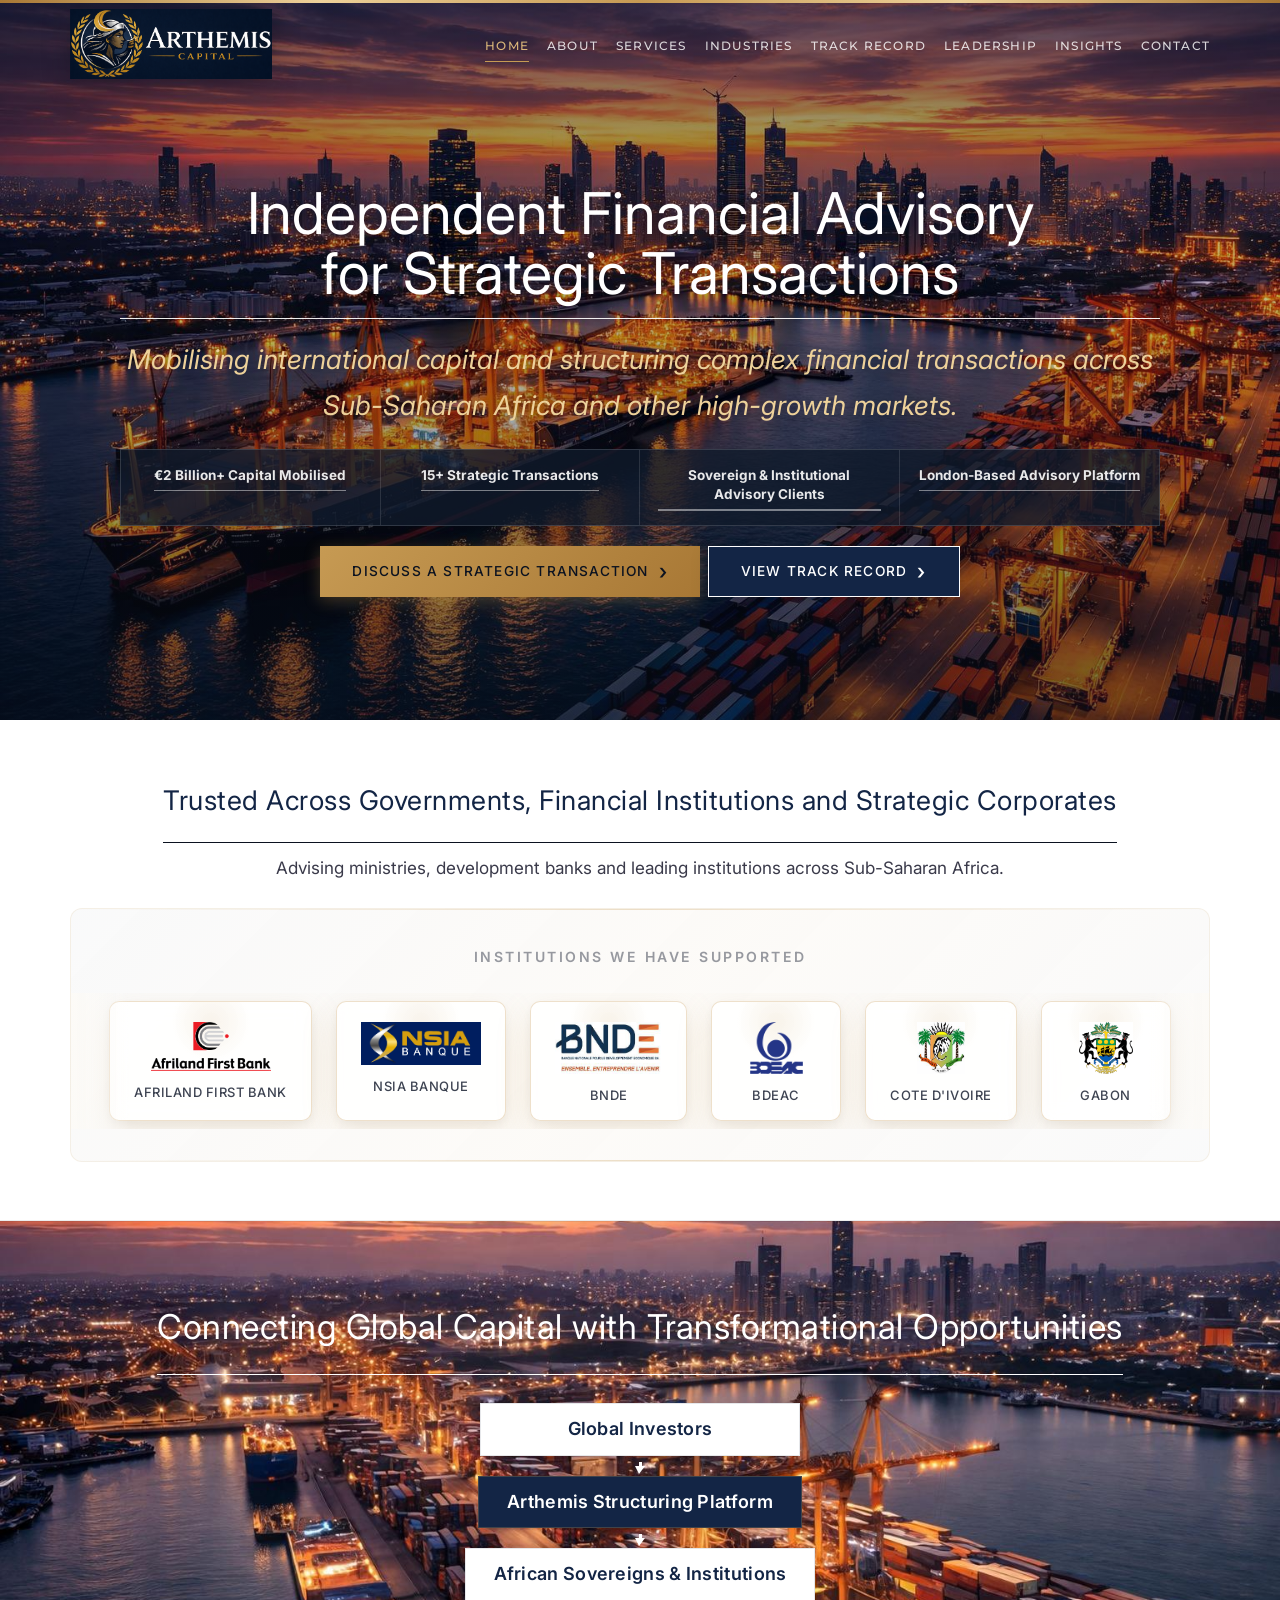
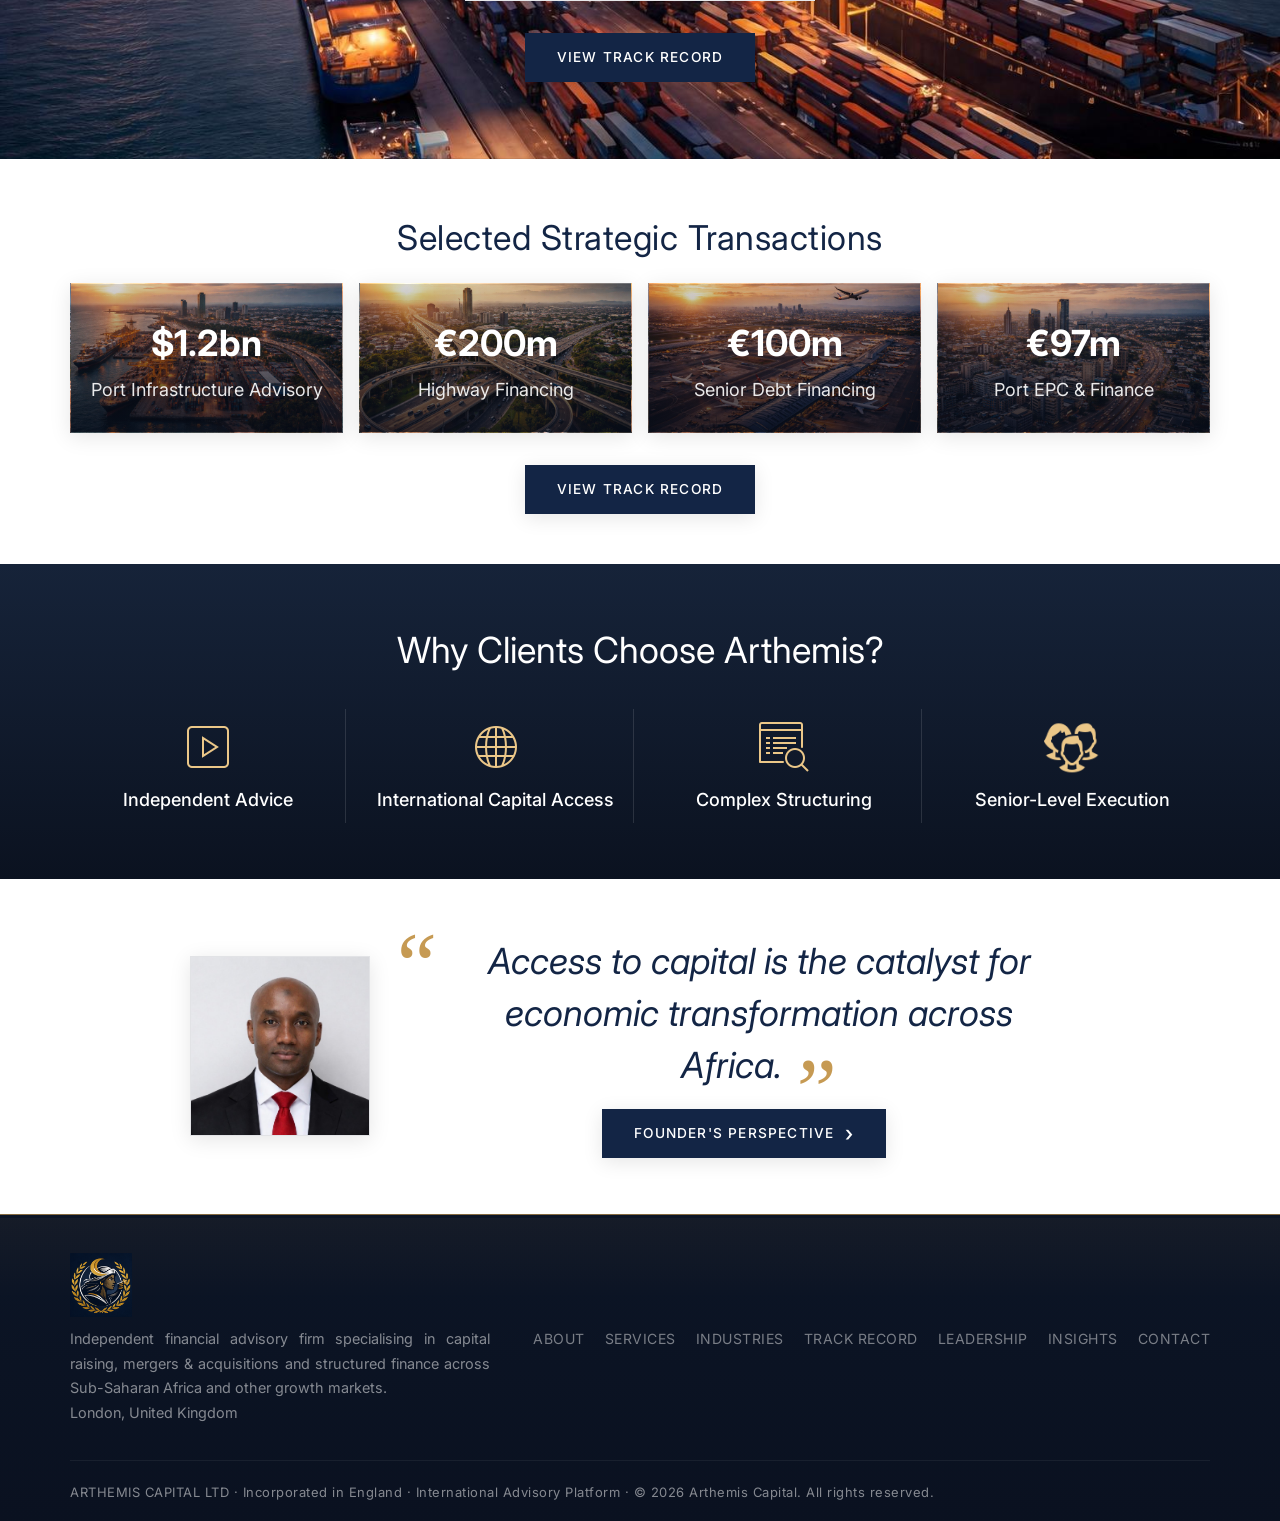
<file: docs/index.html>
<!DOCTYPE html>
<html lang="en">

<head>
  <meta charset="UTF-8">
  <meta name="viewport" content="width=device-width, initial-scale=1.0">
  <link rel="icon" href="./images/news/ICONEARTHEMISVF.png" type="image/x-icon">
  <title>Arthemis Capital - Independent Financial Advisory</title>
  <meta name="description"
    content="Arthemis Capital is a London-based financial advisory firm specialising in capital raising, mergers and acquisitions, and structured finance across Sub-Saharan Africa and other growth markets.">
  <link rel="preconnect" href="https://fonts.googleapis.com">
  <link rel="preconnect" href="https://fonts.gstatic.com" crossorigin>
  <link
    href="https://fonts.googleapis.com/css2?family=Inter:wght@300;400;500;600;700&family=Montserrat:wght@300;400;500;600;700&family=Playfair+Display:ital,wght@0,400;0,700;1,400&display=swap"
    rel="stylesheet">
  <link rel="stylesheet" href="css/global.css">
  <link rel="stylesheet" href="css/home.css">
</head>

<body>
  <div class="gold-bar-top"></div>

  <header class="site-header">
    <div class="header-inner">
      <a href="index.html" class="logo" aria-label="Arthemis Capital home">
        <img src="./images/news/LOGO ARTHEMISVF.png" alt="Arthemis Capital logo">
      </a>
      <nav class="main-nav" id="mainNav">
        <ul>
          <li><a href="index.html" class="active">Home</a></li>
          <li><a href="about.html">About</a></li>
          <li><a href="services.html">Services</a></li>
          <li><a href="industries.html">Industries</a></li>
          <li><a href="track-record.html">Track Record</a></li>
          <li><a href="leadership.html">Leadership</a></li>
          <li><a href="insights.html">Insights</a></li>
          <li><a href="contact.html">Contact</a></li>
        </ul>
      </nav>
      <button class="nav-toggle" id="navToggle" aria-label="Toggle navigation">
        <span></span>
        <span></span>
        <span></span>
      </button>
    </div>
  </header>

  <section class="hero hero-reference">
    <div class="hero-bg"></div>
    <div class="hero-content container">
      <div class="hero-copy hero-copy-centered">
        <h1 class="section-banier">Independent Financial Advisory<br>for Strategic Transactions</h1>
        <!-- <hr class="hero-divider"> -->
        <p class="hero-tagline">Mobilising international capital and structuring complex financial transactions across
          Sub-Saharan Africa and other high-growth markets.</p>
      </div>
      <div class="hero-stats-wrap hero-stats-bar">
        <div class="hero-stats">
          <div class="hero-stat"><span class="hero-stat-content">€2 Billion+ Capital Mobilised</span></div>
          <div class="hero-stat"><span class="hero-stat-content">15+ Strategic Transactions</span></div>
          <div class="hero-stat"><span class="hero-stat-content">Sovereign &amp; Institutional Advisory Clients</span></div>
          <div class="hero-stat"><span class="hero-stat-content">London-Based Advisory Platform</span></div>
        </div>
      </div>
      <div class="hero-buttons hero-buttons-centered">
        <a href="contact.html" class="btn btn-primary btn-arrow">Discuss a Strategic Transaction</a>
        <a href="track-record.html" class="btn btn-dark btn-arrow" style="border: 1px solid white;">View Track Record</a>
      </div>
    </div>
  </section>

  <section class="trusted-section">
    <div class="container text-center">
      <h2 class="section-title section-banier-light text-center">Trusted Across Governments, Financial Institutions and Strategic Corporates</h2>
      <p class="section-subtitle text-center">Advising ministries, development banks and leading institutions across Sub-Saharan
        Africa.</p>
      <div class="client-logos-section client-logos-section-home">
        <p class="client-logos-label text-center">Institutions We Have Supported</p>
        <div class="client-logos-track">
          <div class="client-logos-slider">
            <div class="client-logo-card"><div class="logo-glow"></div><img src="./images/news/Afriland First Bank Uganda Logo PNG.png" alt="Afriland First Bank"><span>Afriland First Bank</span></div>
            <div class="client-logo-card"><div class="logo-glow"></div><img src="./images/clients/nsia.png" alt="NSIA Banque"><span>NSIA Banque</span></div>
            <div class="client-logo-card"><div class="logo-glow"></div><img src="./images/clients/bnde.png" alt="BNDE"><span>BNDE</span></div>
            <div class="client-logo-card"><div class="logo-glow"></div><img src="./images/news/Logo_bdeac.png" alt="BDEAC"><span>BDEAC</span></div>
            <div class="client-logo-card"><div class="logo-glow"></div><img src="./images/clients/cote-ivoire.png" alt="Republique de Cote d'Ivoire"><span>Cote d'Ivoire</span></div>
            <div class="client-logo-card"><div class="logo-glow"></div><img src="./images/clients/gabon.png" alt="Republique du Gabon"><span>Gabon</span></div>
          </div>
        </div>
      </div>
    </div>
  </section>

  <section class="flow-section">
    <div class="container">
      <h2 class="section-title section-banier">Connecting Global Capital with Transformational Opportunities

      </h2>
      <div class="flow-diagram">
        <div class="flow-box flow-box-light">Global Investors</div>
        <div class="flow-arrow"></div>
        <div class="flow-box flow-box-dark">Arthemis Structuring Platform</div>
        <div class="flow-arrow"></div>
        <div class="flow-box flow-box-light">African Sovereigns &amp; Institutions</div>
      </div>
      <div class="section-action">
        <a href="track-record.html" class="btn btn-dark">View Track Record</a>
      </div>
    </div>
  </section>

  <section class="transactions-section">
    <div class="container">
      <h2 class="section-title">Selected Strategic Transactions</h2>
      <div class="transactions-grid">
        <article class="transaction-card card-port">
          <div class="amount">$1.2bn</div>
          <div class="desc">Port Infrastructure Advisory</div>
        </article>
        <article class="transaction-card card-highway">
          <div class="amount">€200m</div>
          <div class="desc">Highway Financing</div>
        </article>
        <article class="transaction-card card-debt">
          <div class="amount">€100m</div>
          <div class="desc">Senior Debt Financing</div>
        </article>
        <article class="transaction-card card-epc">
          <div class="amount">€97m</div>
          <div class="desc">Port EPC &amp; Finance</div>
        </article>
      </div>
      <div class="section-action">
        <a href="track-record.html" class="btn btn-dark">View Track Record</a>
      </div>
    </div>
  </section>

  <section class="why-section">
    <div class="container text-center">
      <h2>Why Clients Choose Arthemis?</h2>
      <div class="why-grid">
        <article class="why-item text-center">
          <div class="why-icon"><img src="./images/icons/play.png" alt="Independent Advice"></div>
          <h3>Independent Advice</h3>
        </article>
        <article class="why-item text-center">
          <div class="why-icon"><img src="./images/icons/global.png" alt="International Capital Access"></div>
          <h3>International Capital Access</h3>
        </article>
        <article class="why-item text-center">
          <div class="why-icon"><img src="./images/icons/text.png" alt="Complex Structuring"></div>
          <h3>Complex Structuring</h3>
        </article>
        <article class="why-item text-center">
          <div class="why-icon"><img src="./images/icons/people.png" alt="Senior-Level Execution"></div>
          <h3>Senior-Level Execution</h3>
        </article>
      </div>
    </div>
  </section>

  <section class="quote-section quote-section-home">
    <div class="container text-center">
      <div class="quote-inner">
        <div class="quote-photo">
          <img src="./images/news/arthemiscapital_1.jpeg" alt="Latyr Diop">
        </div>
        <div class="quote-text text-center">
          <blockquote >Access to capital is the catalyst for economic transformation across Africa.</blockquote>
          <a href="founders-perspective.html" class="btn btn-dark btn-arrow">Founder's Perspective</a>
        </div>
      </div>
    </div>
  </section>

  <footer class="site-footer">
    <div class="container">
      <div class="footer-inner">
        <div class="footer-left">
          <a href="index.html" class="footer-logo" aria-label="Arthemis Capital home">
            <img src="./images/news/ICONEARTHEMISVF.png" alt="Arthemis Capital logo">
          </a>
          <p>Independent financial advisory firm specialising in capital raising, mergers &amp; acquisitions and
            structured finance across Sub-Saharan Africa and other growth markets.</p>
          <p>London, United Kingdom</p>
        </div>
        <div class="footer-links">
          <a href="about.html">About</a>
          <a href="services.html">Services</a>
          <a href="industries.html">Industries</a>
          <a href="track-record.html">Track Record</a>
          <a href="leadership.html">Leadership</a>
          <a href="insights.html">Insights</a>
          <a href="contact.html">Contact</a>
        </div>
      </div>
      <div class="footer-bottom">
        <p>ARTHEMIS CAPITAL LTD · Incorporated in England · International Advisory Platform · &copy; 2026 Arthemis
          Capital. All rights reserved.</p>
      </div>
    </div>
  </footer>

  <script src="js/main.js"></script>
</body>

</html>
</file>
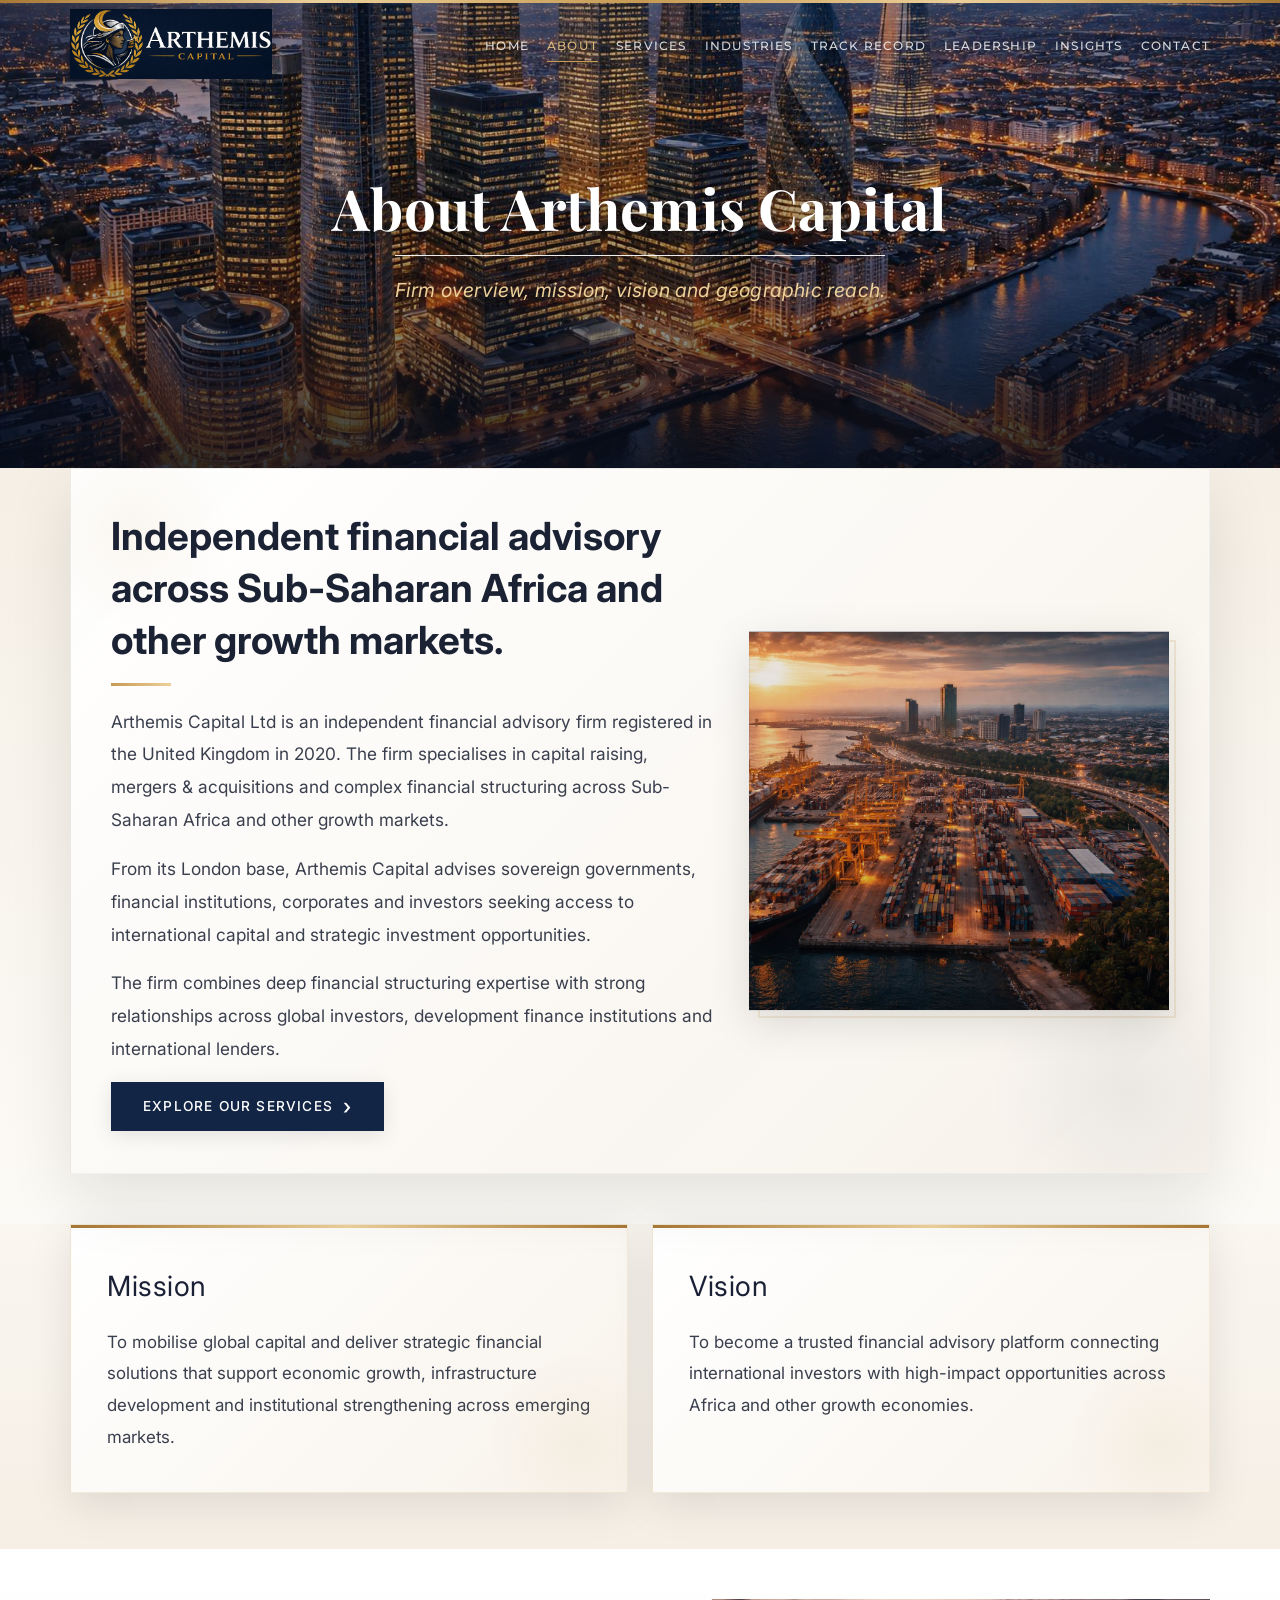
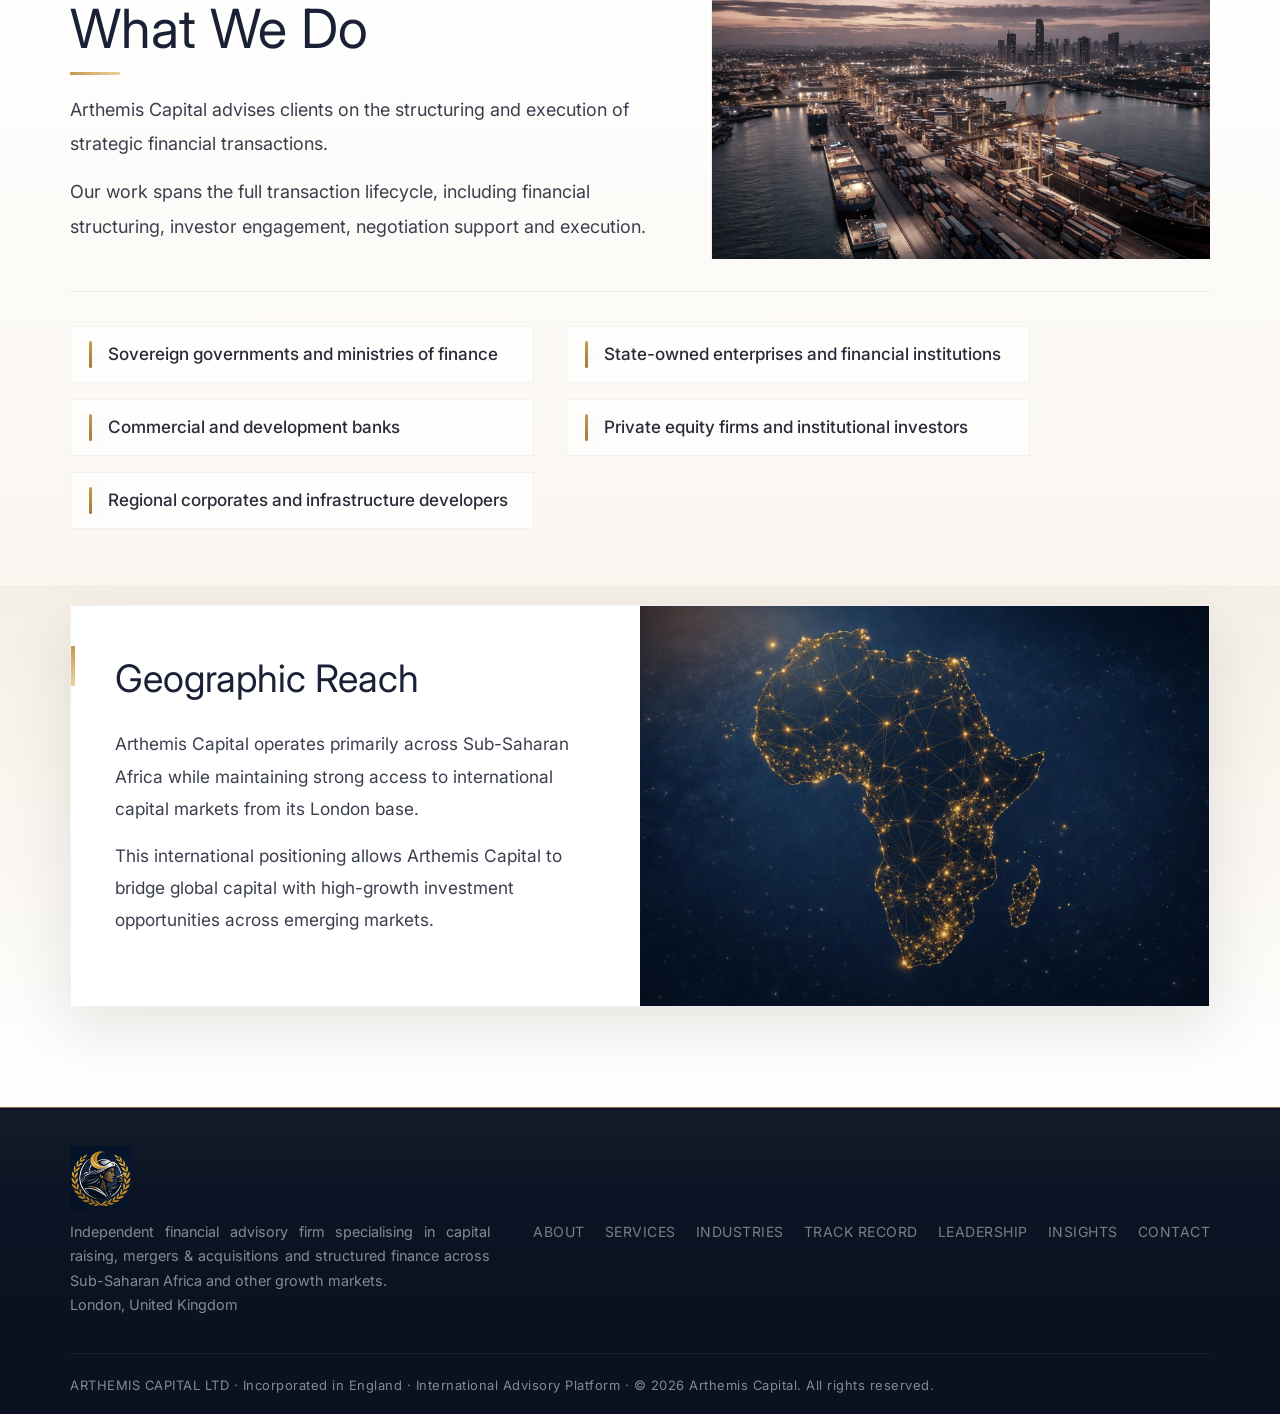
<file: docs/about.html>
<!DOCTYPE html>
<html lang="en">

<head>
  <meta charset="UTF-8">
  <meta name="viewport" content="width=device-width, initial-scale=1.0">
  <title>About - Arthemis Capital</title>
  <link rel="icon" href="./images/news/ICONEARTHEMISVF.png" type="image/x-icon">
  <meta name="description" content="Firm overview, mission, vision and geographic reach of Arthemis Capital.">
  <link rel="preconnect" href="https://fonts.googleapis.com">
  <link rel="preconnect" href="https://fonts.gstatic.com" crossorigin>
  <link
    href="https://fonts.googleapis.com/css2?family=Inter:wght@300;400;500;600;700&family=Montserrat:wght@300;400;500;600;700&family=Playfair+Display:ital,wght@0,400;0,700;1,400&display=swap"
    rel="stylesheet">
  <link rel="stylesheet" href="css/global.css">
  <link rel="stylesheet" href="css/about.css">
</head>

<body>
  <div class="gold-bar-top"></div>

  <header class="site-header">
    <div class="header-inner">
      <a href="index.html" class="logo" aria-label="Arthemis Capital home">
        <img src="./images/news/LOGO ARTHEMISVF.png" alt="Arthemis Capital logo">
      </a>
      <nav class="main-nav" id="mainNav">
        <ul>
          <li><a href="index.html">Home</a></li>
          <li><a href="about.html" class="active">About</a></li>
          <li><a href="services.html">Services</a></li>
          <li><a href="industries.html">Industries</a></li>
          <li><a href="track-record.html">Track Record</a></li>
          <li><a href="leadership.html">Leadership</a></li>
          <li><a href="insights.html">Insights</a></li>
          <li><a href="contact.html">Contact</a></li>
        </ul>
      </nav>
      <button class="nav-toggle" id="navToggle" aria-label="Toggle navigation">
        <span></span><span></span><span></span>
      </button>
    </div>
  </header>

  <section class="page-hero">
    <div class="hero-bg"></div>
    <div class="page-hero-content">
      <h1>About Arthemis Capital</h1>
      <p>Firm overview, mission, vision and geographic reach.</p>
    </div>
  </section>

  <section class="about-intro-section">
    <div class="container">
      <div class="about-intro-card">
        <div class="about-intro-copy">
          <h2>Independent financial advisory across Sub-Saharan Africa and other growth markets.</h2>
          <p>Arthemis Capital Ltd is an independent financial advisory firm registered in the United Kingdom in 2020.
            The firm specialises in capital raising, mergers &amp; acquisitions and complex financial structuring across
            Sub-Saharan Africa and other growth markets.</p>
          <p>From its London base, Arthemis Capital advises sovereign governments, financial institutions, corporates
            and investors seeking access to international capital and strategic investment opportunities.</p>
          <p>The firm combines deep financial structuring expertise with strong relationships across global investors, development finance institutions and international lenders.</p>
          <a href="services.html" class="btn btn-dark btn-arrow">Explore Our Services</a>
        </div>
        <div class="about-intro-visual" aria-hidden="true">
          <div class="about-intro-image"></div>
        </div>
      </div>
    </div>
  </section>
  
  <section class="mission-section">
    <div class="container">
      <div class="mission-grid">
        <article class="mission-card">
          <h2>Mission</h2>
          <p>To mobilise global capital and deliver strategic financial solutions that support economic growth,
            infrastructure development and institutional strengthening across emerging markets.</p>
        </article>
        <article class="mission-card">
          <h2>Vision</h2>
          <p>To become a trusted financial advisory platform connecting international investors with high-impact
            opportunities across Africa and other growth economies.</p>
        </article>
      </div>
    </div>
  </section>

  <section class="about-firm-section">
    <div class="container">
      <div class="about-firm-layout">
        <div class="about-intro-text">
          <h2>What We Do</h2>
          <p>Arthemis Capital advises clients on the structuring and execution of strategic financial transactions.</p>
          <p>Our work spans the full transaction lifecycle, including financial structuring, investor engagement,
            negotiation support and execution.</p>
        </div>
        <div class="about-firm-map" aria-hidden="true"></div>
      </div>

      <div class="work-list-panel">
        <div class="work-list">
          <div class="value-item">
            <div class="value-bar"></div>
            <div>
              <h4>Sovereign governments and ministries of finance</h4>
            </div>
          </div>
          <div class="value-item">
            <div class="value-bar"></div>
            <div>
              <h4>State-owned enterprises and financial institutions</h4>
            </div>
          </div>
          <div class="value-item">
            <div class="value-bar"></div>
            <div>
              <h4>Commercial and development banks</h4>
            </div>
          </div>
          <div class="value-item">
            <div class="value-bar"></div>
            <div>
              <h4>Private equity firms and institutional investors</h4>
            </div>
          </div>
          <div class="value-item">
            <div class="value-bar"></div>
            <div>
              <h4>Regional corporates and infrastructure developers</h4>
            </div>
          </div>
        </div>
      </div>
    </div>
  </section>

  <section class="reach-section">
    <div class="container">
      <div class=" reach-layout">
        <div class="reach-copy">
          <h2>Geographic Reach</h2>
          <p>Arthemis Capital operates primarily across Sub-Saharan Africa while maintaining strong access to international capital markets from its London base.</p>
          <p>This international positioning allows Arthemis Capital to bridge global capital with high-growth investment opportunities across emerging markets.</p>
        </div>
        <div class="reach-image">
          <img src="images/news/arthemiscapital_6.jpeg" alt="Africa network map">
        </div>
      </div>
    </div>
  </section>

  <footer class="site-footer">
    <div class="container">
      <div class="footer-inner">
        <div class="footer-left">
          <a href="index.html" class="footer-logo" aria-label="Arthemis Capital home">
            <img src="./images/news/ICONEARTHEMISVF.png" alt="Arthemis Capital logo">
          </a>
          <p>Independent financial advisory firm specialising in capital raising, mergers &amp; acquisitions and
            structured finance across Sub-Saharan Africa and other growth markets.</p>
          <p>London, United Kingdom</p>
        </div>
        <div class="footer-links">
          <a href="about.html">About</a>
          <a href="services.html">Services</a>
          <a href="industries.html">Industries</a>
          <a href="track-record.html">Track Record</a>
          <a href="leadership.html">Leadership</a>
          <a href="insights.html">Insights</a>
          <a href="contact.html">Contact</a>
        </div>
      </div>
      <div class="footer-bottom">
        <p>ARTHEMIS CAPITAL LTD · Incorporated in England · International Advisory Platform · &copy; 2026 Arthemis
          Capital. All rights reserved.</p>
      </div>
    </div>
  </footer>

  <script src="js/main.js"></script>
</body>

</html>
</file>
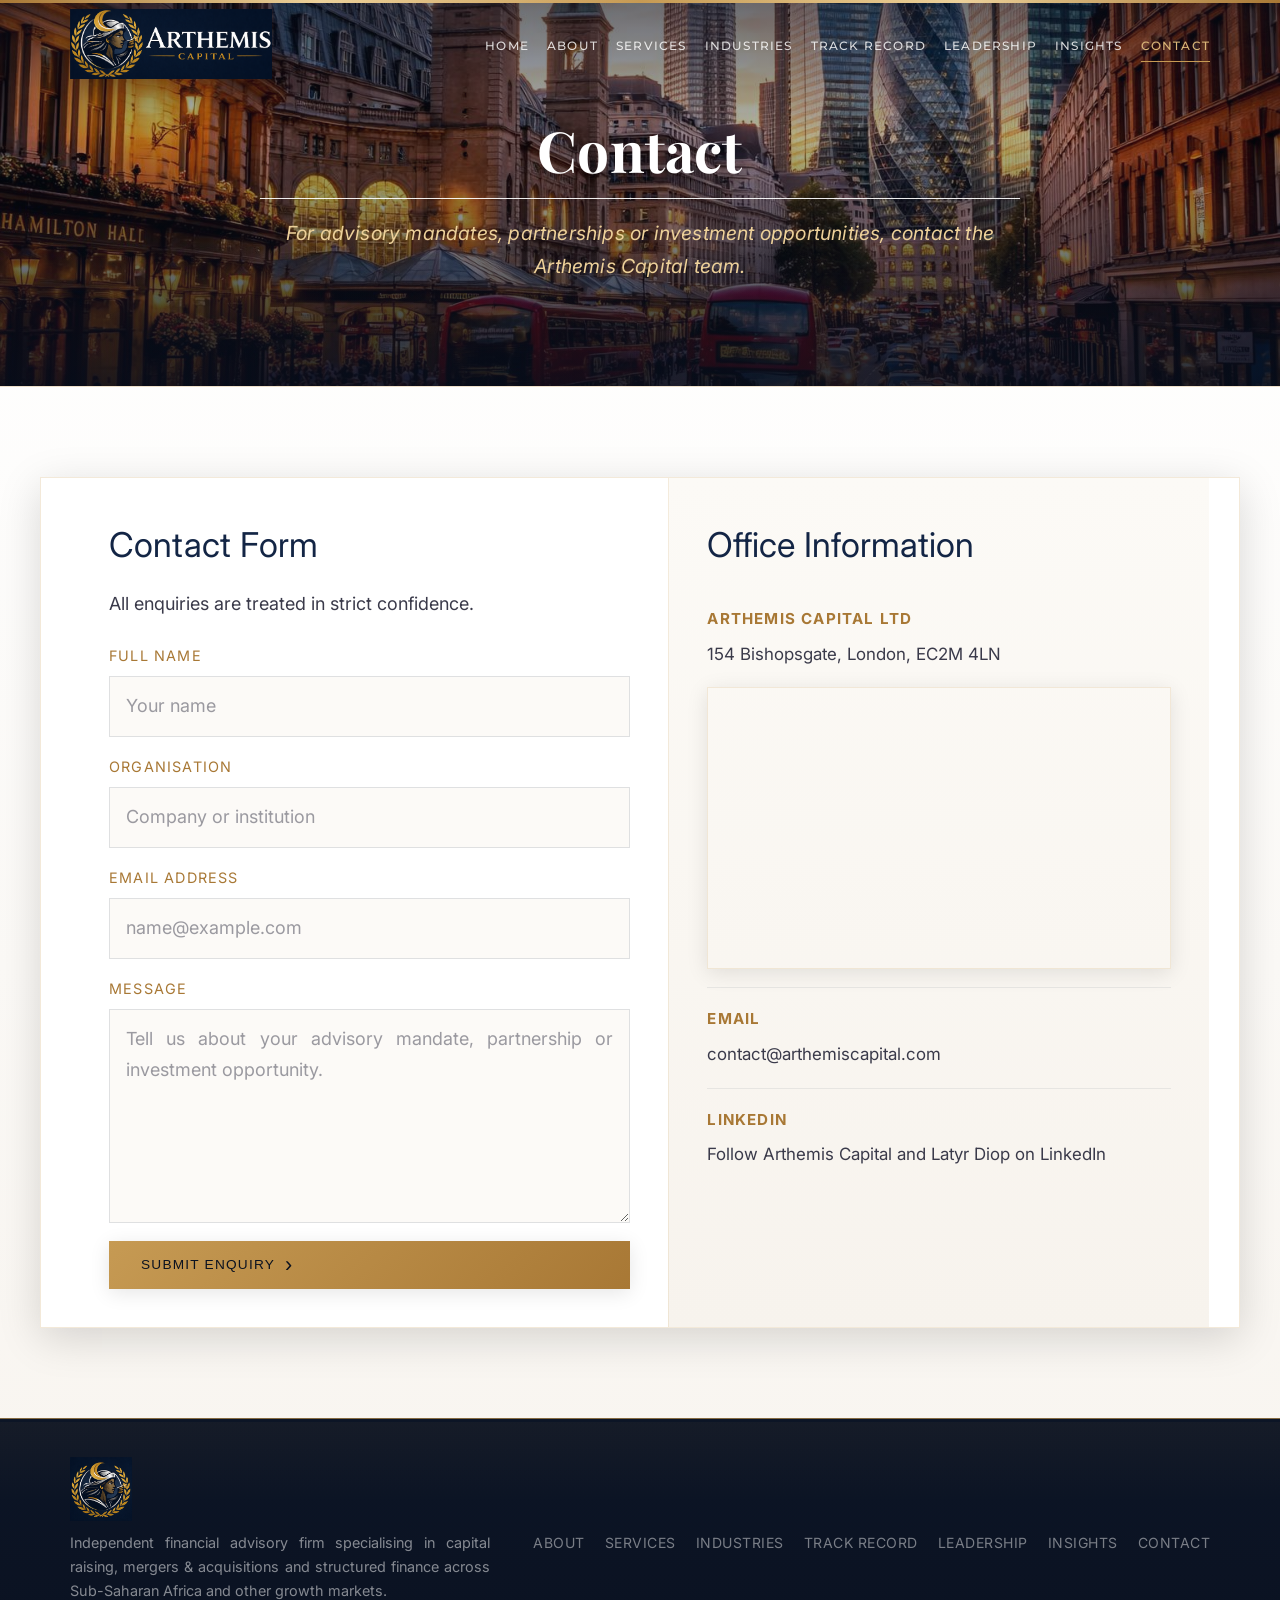
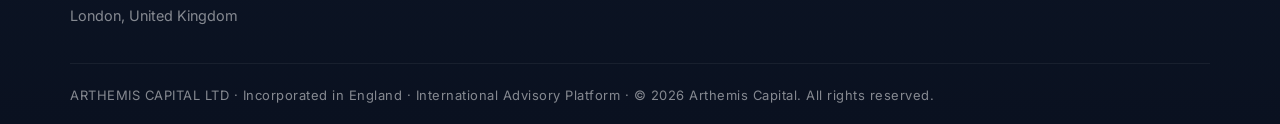
<file: docs/contact.html>
<!DOCTYPE html>
<html lang="en">
<head>
  <meta charset="UTF-8">
  <meta name="viewport" content="width=device-width, initial-scale=1.0">
  <title>Contact - Arthemis Capital</title>
  <meta name="description" content="Contact Arthemis Capital for advisory mandates, partnerships or investment opportunities.">
  <link rel="icon" href="./images/news/ICONEARTHEMISVF.png" type="image/x-icon">
  <link rel="preconnect" href="https://fonts.googleapis.com">
  <link rel="preconnect" href="https://fonts.gstatic.com" crossorigin>
  <link href="https://fonts.googleapis.com/css2?family=Inter:wght@300;400;500;600;700&family=Montserrat:wght@300;400;500;600;700&family=Playfair+Display:ital,wght@0,400;0,700;1,400&display=swap" rel="stylesheet">
  <link rel="stylesheet" href="css/global.css">
  <link rel="stylesheet" href="css/contact.css">
</head>
<body>
  <div class="gold-bar-top"></div>

  <header class="site-header">
    <div class="header-inner">
      <a href="index.html" class="logo" aria-label="Arthemis Capital home">
        <img src="./images/news/LOGO ARTHEMISVF.png" alt="Arthemis Capital logo">
      </a>
      <nav class="main-nav" id="mainNav">
        <ul>
          <li><a href="index.html">Home</a></li>
          <li><a href="about.html">About</a></li>
          <li><a href="services.html">Services</a></li>
          <li><a href="industries.html">Industries</a></li>
          <li><a href="track-record.html">Track Record</a></li>
          <li><a href="leadership.html">Leadership</a></li>
          <li><a href="insights.html">Insights</a></li>
          <li><a href="contact.html" class="active">Contact</a></li>
        </ul>
      </nav>
      <button class="nav-toggle" id="navToggle" aria-label="Toggle navigation">
        <span></span><span></span><span></span>
      </button>
    </div>
  </header>

  <section class="page-hero">
    <div class="hero-bg"></div>
    <div class="page-hero-content">
      <h1>Contact</h1>
      <p>For advisory mandates, partnerships or investment opportunities, contact the Arthemis Capital team.</p>
    </div>
  </section>

  <section class="section">
    <div class="container contact-layout">
      <div class="contact-panel">
        <h2>Contact Form</h2>
        <p>All enquiries are treated in strict confidence.</p>
        <form class="contact-form">
          <label>
            <span>Full Name</span>
            <input type="text" name="name" placeholder="Your name">
          </label>
          <label>
            <span>Organisation</span>
            <input type="text" name="organisation" placeholder="Company or institution">
          </label>
          <label>
            <span>Email Address</span>
            <input type="email" name="email" placeholder="name@example.com">
          </label>
          <label>
            <span>Message</span>
            <textarea name="message" rows="6" placeholder="Tell us about your advisory mandate, partnership or investment opportunity."></textarea>
          </label>
          <button type="submit" class="btn btn-dark btn-arrow">Submit Enquiry</button>
        </form>
      </div>

      <div class="office-panel">
        <h2>Office Information</h2>
        <div class="office-item">
          <h3>Arthemis Capital Ltd</h3>
          <p>154 Bishopsgate, London, EC2M 4LN</p>
          <div class="office-map" aria-label="Map showing the Arthemis Capital office location">
            <iframe
              title="Arthemis Capital office map"
              src="https://www.google.com/maps?q=154%20Bishopsgate%2C%20London%20EC2M%204LN&output=embed"
              loading="lazy"
              referrerpolicy="no-referrer-when-downgrade"
              allowfullscreen>
            </iframe>
          </div>
        </div>
        <div class="office-item">
          <h3>Email</h3>
          <p><a href="mailto:contact@arthemiscapital.com">contact@arthemiscapital.com</a></p>
        </div>
        <div class="office-item">
          <h3>LinkedIn</h3>
          <p><a href="https://www.linkedin.com/in/latyr-diop-0a391919" target="_blank" rel="noopener noreferrer">Follow Arthemis Capital and Latyr Diop on LinkedIn</a></p>
        </div>
      </div>
    </div>
  </section>

  <footer class="site-footer">
    <div class="container">
      <div class="footer-inner">
        <div class="footer-left">
          <a href="index.html" class="footer-logo" aria-label="Arthemis Capital home">
            <img src="./images/news/ICONEARTHEMISVF.png" alt="Arthemis Capital logo">
          </a>
          <p>Independent financial advisory firm specialising in capital raising, mergers &amp; acquisitions and structured finance across Sub-Saharan Africa and other growth markets.</p>
          <p>London, United Kingdom</p>
        </div>
        <div class="footer-links">
          <a href="about.html">About</a>
          <a href="services.html">Services</a>
          <a href="industries.html">Industries</a>
          <a href="track-record.html">Track Record</a>
          <a href="leadership.html">Leadership</a>
          <a href="insights.html">Insights</a>
          <a href="contact.html">Contact</a>
        </div>
      </div>
      <div class="footer-bottom">
        <p>ARTHEMIS CAPITAL LTD · Incorporated in England · International Advisory Platform · &copy; 2026 Arthemis Capital. All rights reserved.</p>
      </div>
    </div>
  </footer>

  <script src="js/main.js"></script>
</body>
</html>
</file>
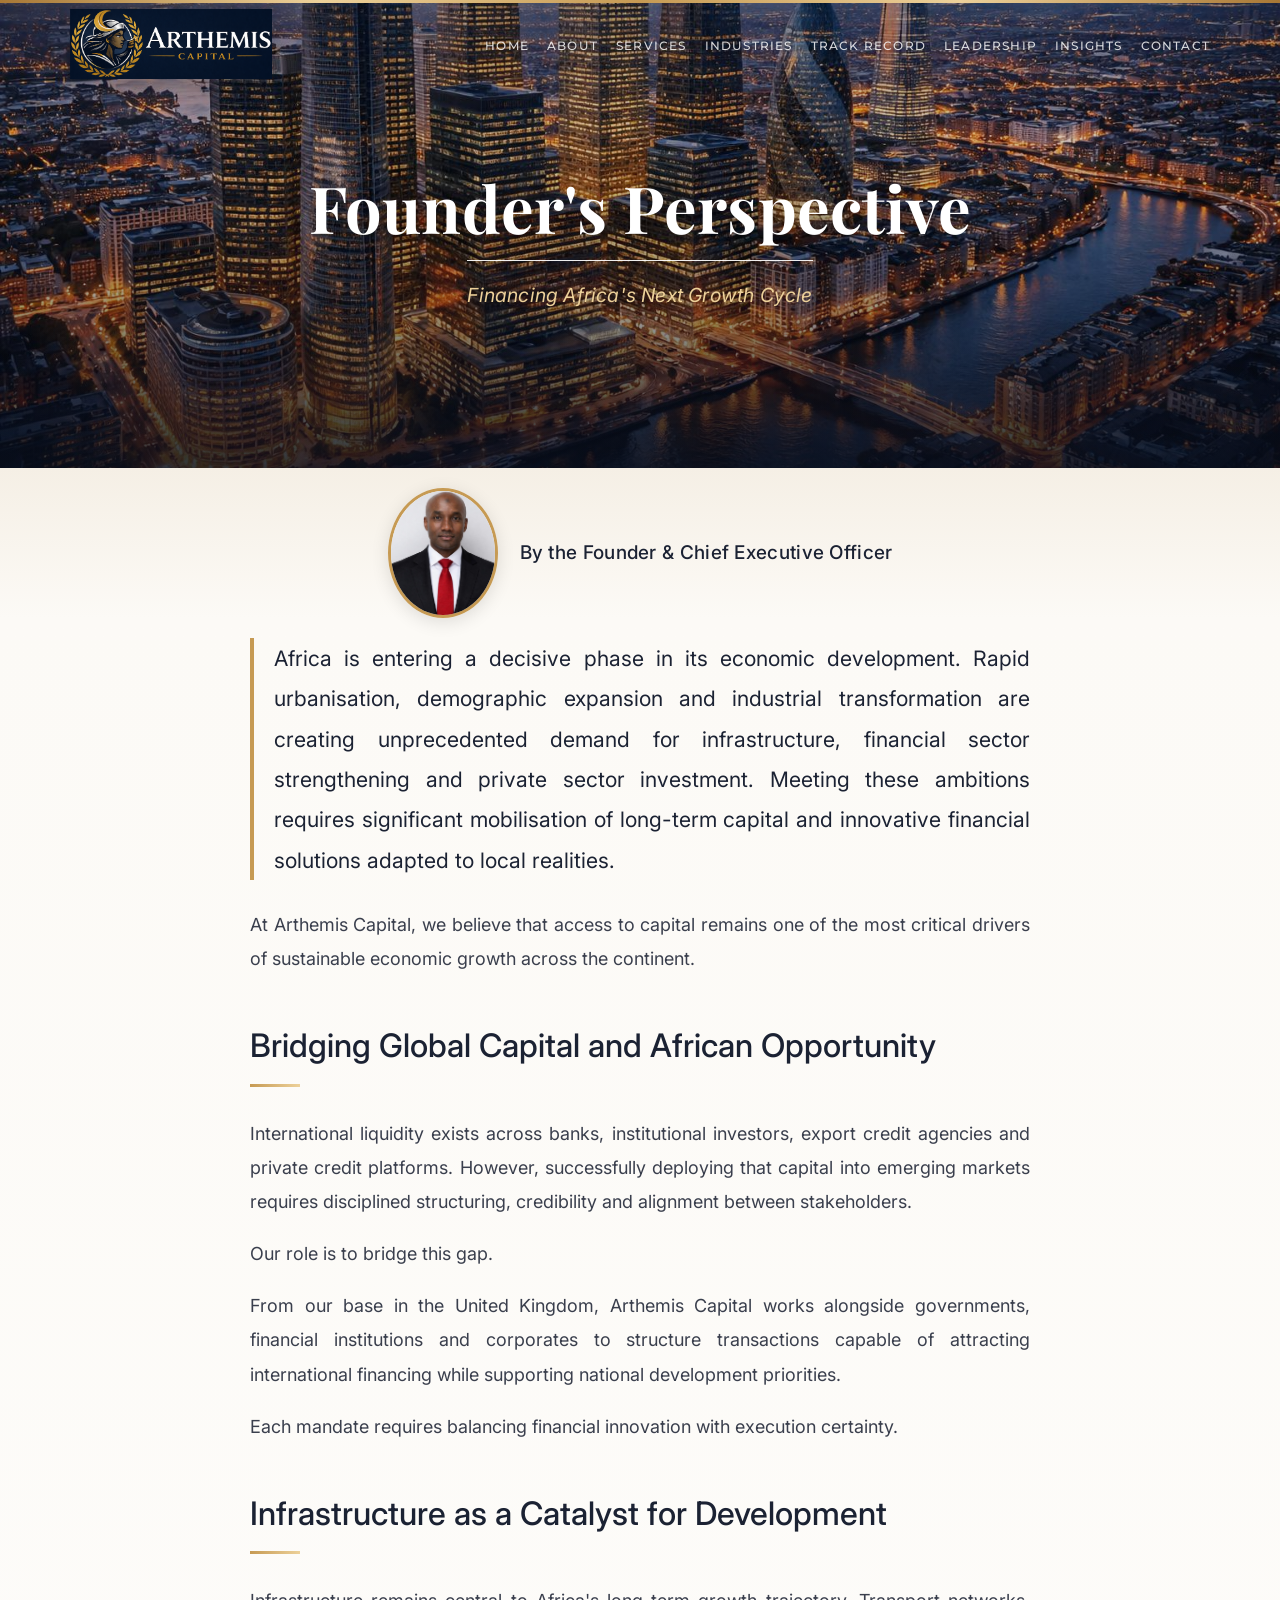
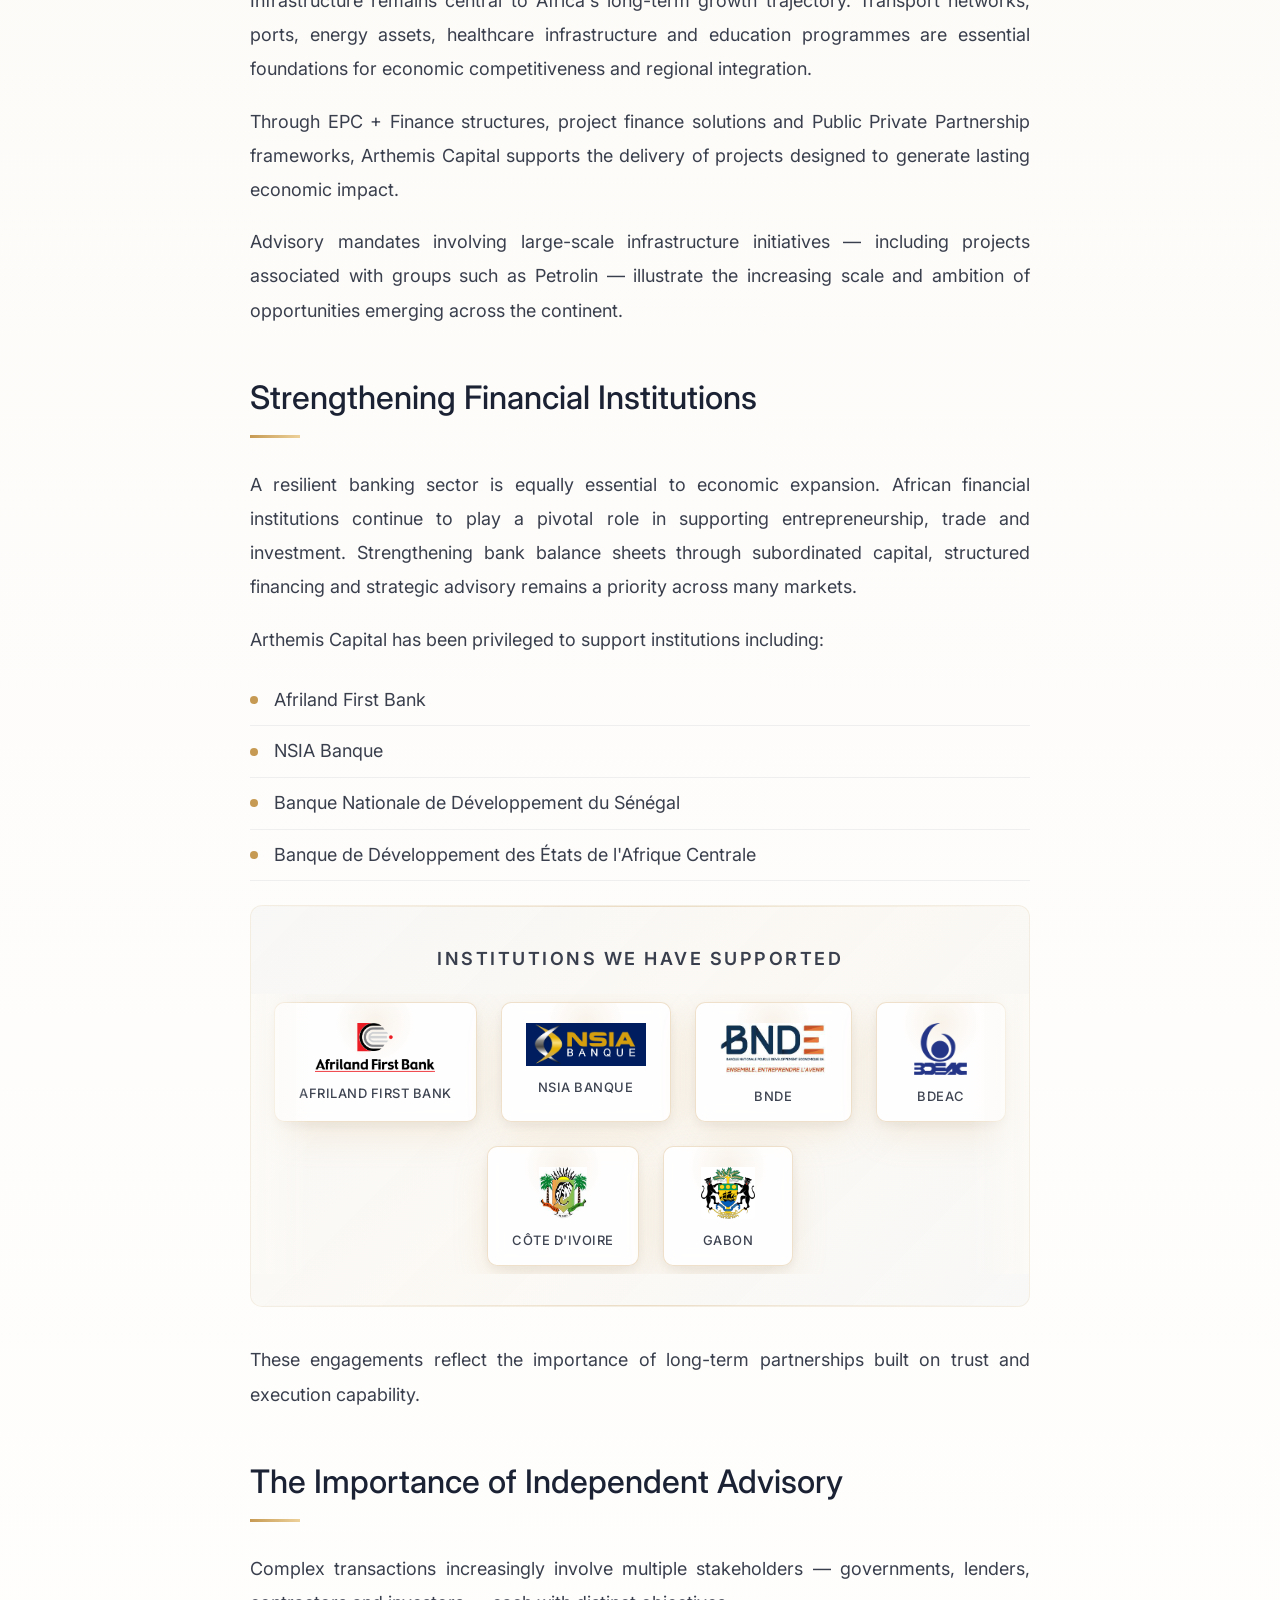
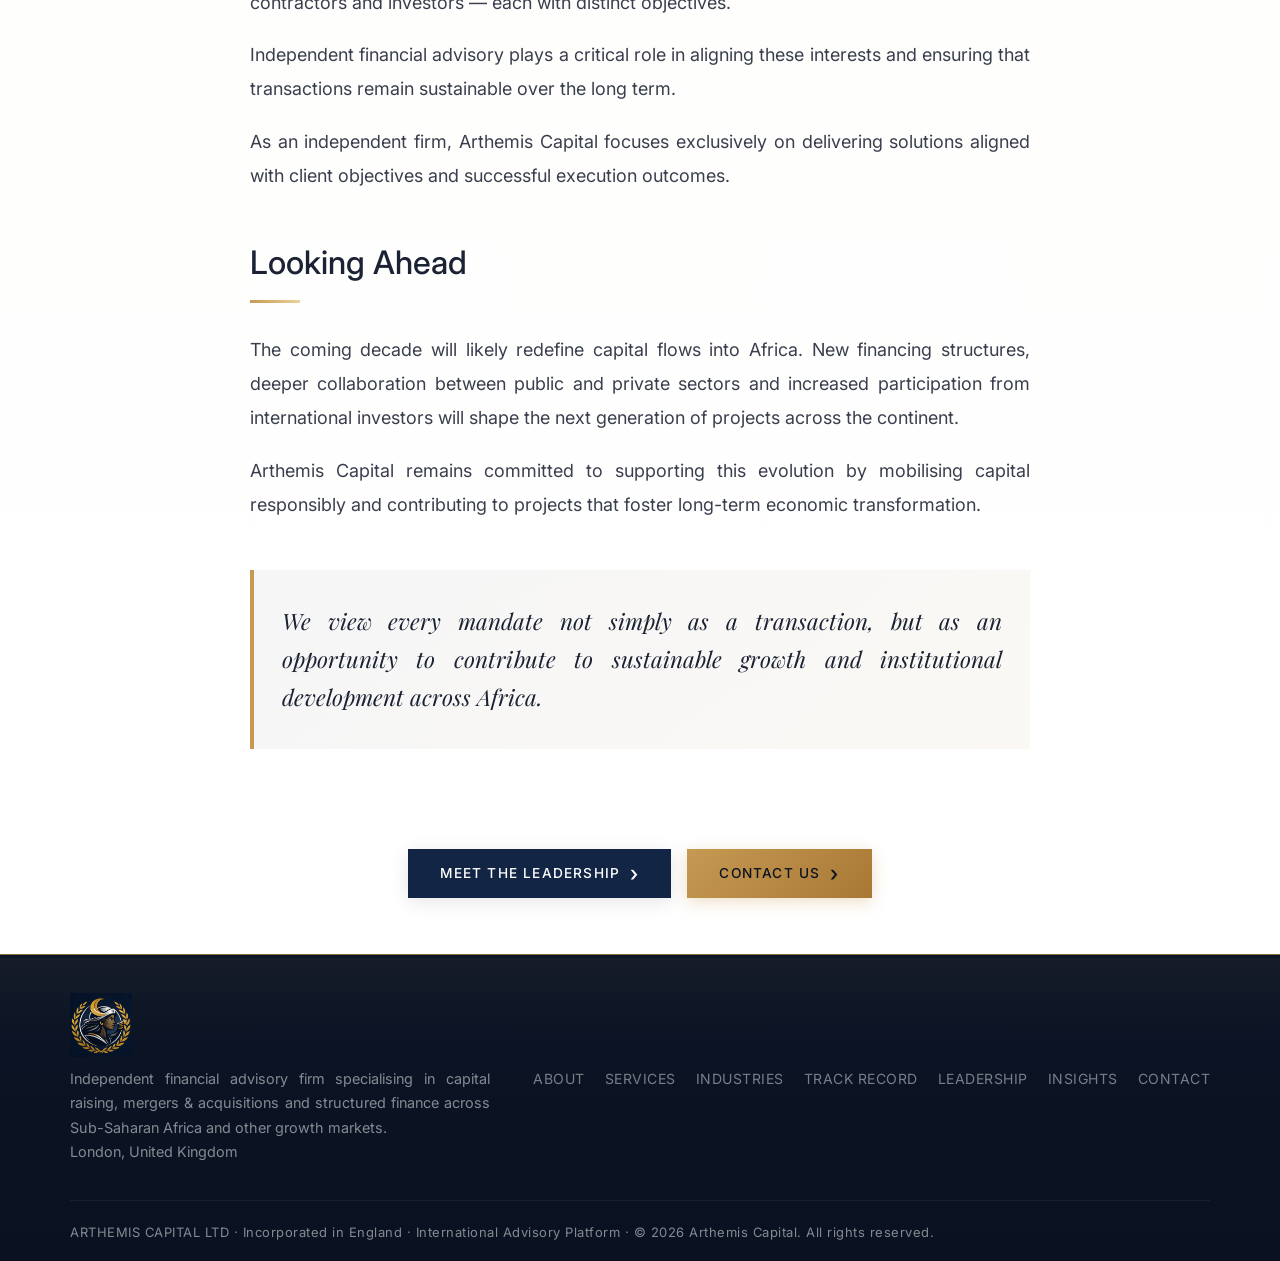
<file: docs/founders-perspective.html>
<!DOCTYPE html>
<html lang="en">

<head>
  <meta charset="UTF-8">
  <meta name="viewport" content="width=device-width, initial-scale=1.0">
  <title>Founder's Perspective - Arthemis Capital</title>
  <link rel="icon" href="./images/news/ICONEARTHEMISVF.png" type="image/x-icon">
  <meta name="description" content="Founder's perspective on financing Africa's next growth cycle — by the Founder & CEO of Arthemis Capital.">
  <link rel="preconnect" href="https://fonts.googleapis.com">
  <link rel="preconnect" href="https://fonts.gstatic.com" crossorigin>
  <link href="https://fonts.googleapis.com/css2?family=Inter:wght@300;400;500;600;700&family=Montserrat:wght@300;400;500;600;700&family=Playfair+Display:ital,wght@0,400;0,700;1,400&display=swap" rel="stylesheet">
  <link rel="stylesheet" href="css/global.css">
  <link rel="stylesheet" href="css/founders-perspective.css">
</head>

<body>
  <div class="gold-bar-top"></div>

  <header class="site-header">
    <div class="header-inner">
      <a href="index.html" class="logo" aria-label="Arthemis Capital home">
        <img src="./images/news/LOGO ARTHEMISVF.png" alt="Arthemis Capital logo">
      </a>
      <nav class="main-nav" id="mainNav">
        <ul>
          <li><a href="index.html">Home</a></li>
          <li><a href="about.html">About</a></li>
          <li><a href="services.html">Services</a></li>
          <li><a href="industries.html">Industries</a></li>
          <li><a href="track-record.html">Track Record</a></li>
          <li><a href="leadership.html">Leadership</a></li>
          <li><a href="insights.html">Insights</a></li>
          <li><a href="contact.html">Contact</a></li>
        </ul>
      </nav>
      <button class="nav-toggle" id="navToggle" aria-label="Toggle navigation">
        <span></span><span></span><span></span>
      </button>
    </div>
  </header>

  <section class="page-hero">
    <div class="hero-bg"></div>
    <div class="page-hero-content">
      <h1>Founder's Perspective</h1>
      <p>Financing Africa's Next Growth Cycle</p>
    </div>
  </section>

  <section class="perspective-intro">
    <div class="container">
      <div class="perspective-author">
        <img src="./images/news/arthemiscapital_1.jpeg" alt="Latyr Diop" class="author-photo">
        <div class="author-info">
          <span class="author-label">By the Founder &amp; Chief Executive Officer</span>
        </div>
      </div>
    </div>
  </section>

  <article class="perspective-content">
    <div class="container">
      <div class="perspective-body">

        <p class="lead">Africa is entering a decisive phase in its economic development. Rapid urbanisation, demographic expansion and industrial transformation are creating unprecedented demand for infrastructure, financial sector strengthening and private sector investment. Meeting these ambitions requires significant mobilisation of long-term capital and innovative financial solutions adapted to local realities.</p>

        <p>At Arthemis Capital, we believe that access to capital remains one of the most critical drivers of sustainable economic growth across the continent.</p>

        <h2>Bridging Global Capital and African Opportunity</h2>

        <p>International liquidity exists across banks, institutional investors, export credit agencies and private credit platforms. However, successfully deploying that capital into emerging markets requires disciplined structuring, credibility and alignment between stakeholders.</p>

        <p>Our role is to bridge this gap.</p>

        <p>From our base in the United Kingdom, Arthemis Capital works alongside governments, financial institutions and corporates to structure transactions capable of attracting international financing while supporting national development priorities.</p>

        <p>Each mandate requires balancing financial innovation with execution certainty.</p>

        <h2>Infrastructure as a Catalyst for Development</h2>

        <p>Infrastructure remains central to Africa's long-term growth trajectory. Transport networks, ports, energy assets, healthcare infrastructure and education programmes are essential foundations for economic competitiveness and regional integration.</p>

        <p>Through EPC + Finance structures, project finance solutions and Public Private Partnership frameworks, Arthemis Capital supports the delivery of projects designed to generate lasting economic impact.</p>

        <p>Advisory mandates involving large-scale infrastructure initiatives — including projects associated with groups such as Petrolin — illustrate the increasing scale and ambition of opportunities emerging across the continent.</p>

        <h2>Strengthening Financial Institutions</h2>

        <p>A resilient banking sector is equally essential to economic expansion. African financial institutions continue to play a pivotal role in supporting entrepreneurship, trade and investment. Strengthening bank balance sheets through subordinated capital, structured financing and strategic advisory remains a priority across many markets.</p>

        <p>Arthemis Capital has been privileged to support institutions including:</p>

        <ul class="institution-list">
          <li>Afriland First Bank</li>
          <li>NSIA Banque</li>
          <li>Banque Nationale de Développement du Sénégal</li>
          <li>Banque de Développement des États de l'Afrique Centrale</li>
        </ul>

        <div class="client-logos-section">
          <p class="client-logos-label">Institutions We Have Supported</p>
          <div class="client-logos-track">
            <div class="client-logos-slider">
              <div class="client-logo-card"><div class="logo-glow"></div><img src="./images/news/Afriland First Bank Uganda Logo PNG.png" alt="Afriland First Bank"><span>Afriland First Bank</span></div>
              <div class="client-logo-card"><div class="logo-glow"></div><img src="./images/clients/nsia.png" alt="NSIA Banque"><span>NSIA Banque</span></div>
              <div class="client-logo-card"><div class="logo-glow"></div><img src="./images/clients/bnde.png" alt="BNDE"><span>BNDE</span></div>
              <div class="client-logo-card"><div class="logo-glow"></div><img src="./images/news/Logo_bdeac.png" alt="BDEAC"><span>BDEAC</span></div>
              <div class="client-logo-card"><div class="logo-glow"></div><img src="./images/clients/cote-ivoire.png" alt="République de Côte d'Ivoire"><span>Côte d'Ivoire</span></div>
              <div class="client-logo-card"><div class="logo-glow"></div><img src="./images/clients/gabon.png" alt="République du Gabon"><span>Gabon</span></div>
            </div>
          </div>
        </div>

        <p>These engagements reflect the importance of long-term partnerships built on trust and execution capability.</p>

        <h2>The Importance of Independent Advisory</h2>

        <p>Complex transactions increasingly involve multiple stakeholders — governments, lenders, contractors and investors — each with distinct objectives.</p>

        <p>Independent financial advisory plays a critical role in aligning these interests and ensuring that transactions remain sustainable over the long term.</p>

        <p>As an independent firm, Arthemis Capital focuses exclusively on delivering solutions aligned with client objectives and successful execution outcomes.</p>

        <h2>Looking Ahead</h2>

        <p>The coming decade will likely redefine capital flows into Africa. New financing structures, deeper collaboration between public and private sectors and increased participation from international investors will shape the next generation of projects across the continent.</p>

        <p>Arthemis Capital remains committed to supporting this evolution by mobilising capital responsibly and contributing to projects that foster long-term economic transformation.</p>

        <div class="closing-statement">
          <blockquote>We view every mandate not simply as a transaction, but as an opportunity to contribute to sustainable growth and institutional development across Africa.</blockquote>
        </div>

      </div>
    </div>
  </article>

  <section class="perspective-cta">
    <div class="container">
      <div class="cta-inner">
        <a href="leadership.html" class="btn btn-dark btn-arrow">Meet the Leadership</a>
        <a href="contact.html" class="btn btn-primary btn-arrow">Contact Us</a>
      </div>
    </div>
  </section>

  <footer class="site-footer">
    <div class="container">
      <div class="footer-inner">
        <div class="footer-left">
          <a href="index.html" class="footer-logo" aria-label="Arthemis Capital home">
            <img src="./images/news/ICONEARTHEMISVF.png" alt="Arthemis Capital logo">
          </a>
          <p>Independent financial advisory firm specialising in capital raising, mergers &amp; acquisitions and structured finance across Sub-Saharan Africa and other growth markets.</p>
          <p>London, United Kingdom</p>
        </div>
        <div class="footer-links">
          <a href="about.html">About</a>
          <a href="services.html">Services</a>
          <a href="industries.html">Industries</a>
          <a href="track-record.html">Track Record</a>
          <a href="leadership.html">Leadership</a>
          <a href="insights.html">Insights</a>
          <a href="contact.html">Contact</a>
        </div>
      </div>
      <div class="footer-bottom">
        <p>ARTHEMIS CAPITAL LTD · Incorporated in England · International Advisory Platform · &copy; 2026 Arthemis Capital. All rights reserved.</p>
      </div>
    </div>
  </footer>

  <script src="js/main.js"></script>
</body>

</html>
</file>
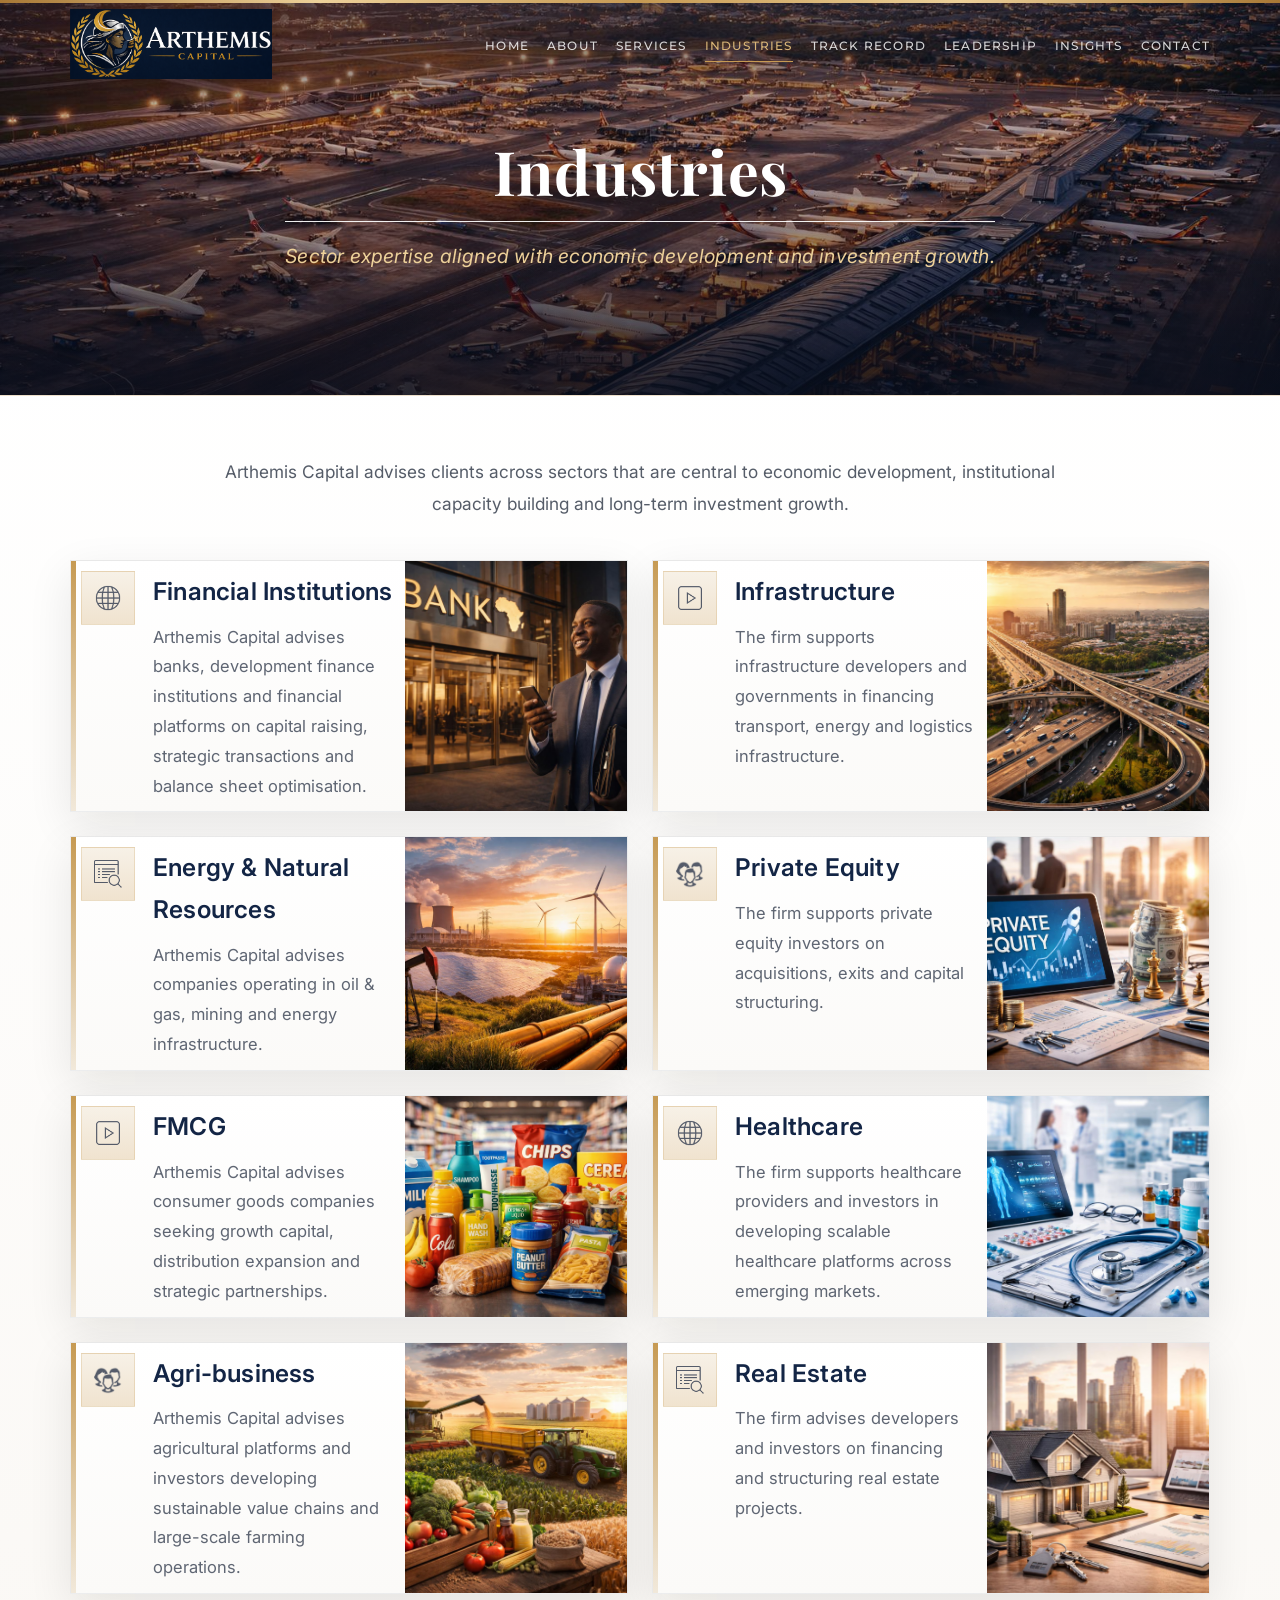
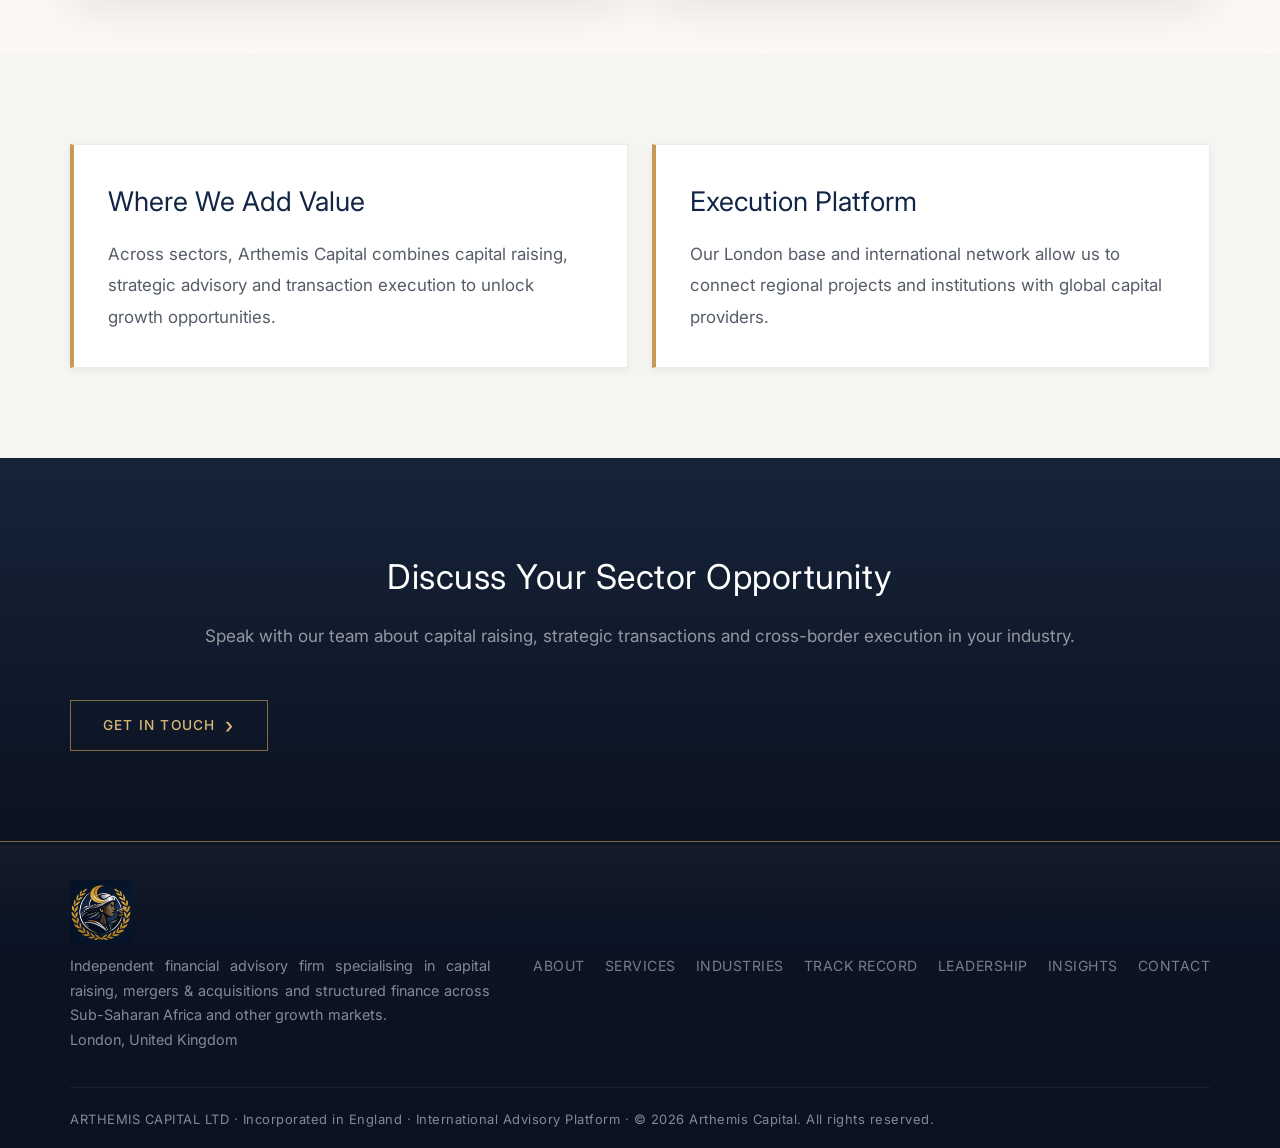
<file: docs/industries.html>
<!DOCTYPE html>
<html lang="en">

<head>
  <meta charset="UTF-8">
  <meta name="viewport" content="width=device-width, initial-scale=1.0">
  <title>Industries - Arthemis Capital</title>
  <meta name="description"
    content="Sector expertise across financial institutions, infrastructure, energy, private equity, FMCG, healthcare, agri-business and real estate.">
  <link rel="icon" href="./images/news/ICONEARTHEMISVF.png" type="image/x-icon">
  <link rel="preconnect" href="https://fonts.googleapis.com">
  <link rel="preconnect" href="https://fonts.gstatic.com" crossorigin>
  <link
    href="https://fonts.googleapis.com/css2?family=Inter:wght@300;400;500;600;700&family=Montserrat:wght@300;400;500;600;700&family=Playfair+Display:ital,wght@0,400;0,700;1,400&display=swap"
    rel="stylesheet">
  <link rel="stylesheet" href="css/global.css">
  <link rel="stylesheet" href="css/industries.css">
</head>

<body class="industries-page">
  <div class="gold-bar-top"></div>

  <header class="site-header">
    <div class="header-inner">
      <a href="index.html" class="logo" aria-label="Arthemis Capital home">
        <img src="./images/news/LOGO ARTHEMISVF.png" alt="Arthemis Capital logo">
      </a>
      <nav class="main-nav" id="mainNav">
        <ul>
          <li><a href="index.html">Home</a></li>
          <li><a href="about.html">About</a></li>
          <li><a href="services.html">Services</a></li>
          <li><a href="industries.html" class="active">Industries</a></li>
          <li><a href="track-record.html">Track Record</a></li>
          <li><a href="leadership.html">Leadership</a></li>
          <li><a href="insights.html">Insights</a></li>
          <li><a href="contact.html">Contact</a></li>
        </ul>
      </nav>
      <button class="nav-toggle" id="navToggle" aria-label="Toggle navigation">
        <span></span><span></span><span></span>
      </button>
    </div>
  </header>

  <section class="page-hero">
    <div class="hero-bg"></div>
    <div class="page-hero-content">
      <h1>Industries</h1>
      <p>Sector expertise aligned with economic development and investment growth.</p>
    </div>
  </section>

  <section class="section industries-main">
    <div class="container">
      <p class="industries-intro">Arthemis Capital advises clients across sectors that are central to economic development, institutional capacity building and long-term investment growth.</p>

      <div class="industries-list">
        <article class="industry-item">
          <div class="industry-photo">
            <img src="./images/news/arthemiscapital_11.jpeg" alt="Financial institutions">
          </div>
          <div class="industry-copy">
            <div class="industry-icon-img"><img src="./images/icons/global.png" alt=""></div>
            <div class="industry-body">
              <h3>Financial Institutions</h3>
              <p>Arthemis Capital advises banks, development finance institutions and financial platforms on capital raising, strategic transactions and balance sheet optimisation.</p>
            </div>
          </div>
        </article>

        <article class="industry-item">
          <div class="industry-photo">
            <img src="./images/news/arthemiscapital_4.jpeg" alt="Infrastructure">
          </div>
          <div class="industry-copy">
            <div class="industry-icon-img"><img src="./images/icons/play.png" alt=""></div>
            <div class="industry-body">
              <h3>Infrastructure</h3>
              <p>The firm supports infrastructure developers and governments in financing transport, energy and logistics infrastructure.</p>
            </div>
          </div>
        </article>

        <article class="industry-item">
          <div class="industry-photo">
            <img src="./images/news/Energy and natural resources.jpeg" alt="Energy and natural resources">
          </div>
          <div class="industry-copy">
            <div class="industry-icon-img"><img src="./images/icons/text.png" alt=""></div>
            <div class="industry-body">
              <h3>Energy &amp; Natural Resources</h3>
              <p>Arthemis Capital advises companies operating in oil &amp; gas, mining and energy infrastructure.</p>
            </div>
          </div>
        </article>

        <article class="industry-item">
          <div class="industry-photo">
            <img src="./images/news/Private Equity.jpeg" alt="Private equity">
          </div>
          <div class="industry-copy">
            <div class="industry-icon-img"><img src="./images/icons/people.png" alt=""></div>
            <div class="industry-body">
              <h3>Private Equity</h3>
              <p>The firm supports private equity investors on acquisitions, exits and capital structuring.</p>
            </div>
          </div>
        </article>

        <article class="industry-item">
          <div class="industry-photo">
            <img src="./images/news/FMCG.jpeg" alt="FMCG">
          </div>
          <div class="industry-copy">
            <div class="industry-icon-img"><img src="./images/icons/play.png" alt=""></div>
            <div class="industry-body">
              <h3>FMCG</h3>
              <p>Arthemis Capital advises consumer goods companies seeking growth capital, distribution expansion and strategic partnerships.</p>
            </div>
          </div>
        </article>

        <article class="industry-item">
          <div class="industry-photo">
            <img src="./images/news/Healthcare.jpeg" alt="Healthcare">
          </div>
          <div class="industry-copy">
            <div class="industry-icon-img"><img src="./images/icons/global.png" alt=""></div>
            <div class="industry-body">
              <h3>Healthcare</h3>
              <p>The firm supports healthcare providers and investors in developing scalable healthcare platforms across emerging markets.</p>
            </div>
          </div>
        </article>

        <article class="industry-item">
          <div class="industry-photo">
            <img src="./images/news/Agribusiness.jpeg" alt="Agri-business">
          </div>
          <div class="industry-copy">
            <div class="industry-icon-img"><img src="./images/icons/people.png" alt=""></div>
            <div class="industry-body">
              <h3>Agri-business</h3>
              <p>Arthemis Capital advises agricultural platforms and investors developing sustainable value chains and large-scale farming operations.</p>
            </div>
          </div>
        </article>

        <article class="industry-item">
          <div class="industry-photo">
            <img src="./images/news/Real estate.jpeg" alt="Real estate">
          </div>
          <div class="industry-copy">
            <div class="industry-icon-img"><img src="./images/icons/text.png" alt=""></div>
            <div class="industry-body">
              <h3>Real Estate</h3>
              <p>The firm advises developers and investors on financing and structuring real estate projects.</p>
            </div>
          </div>
        </article>
      </div>
    </div>
  </section>

  <section class="section industries-bottom">
    <div class="container">
      <div class="industries-support">
        <article class="support-card">
          <h2>Where We Add Value</h2>
          <p>Across sectors, Arthemis Capital combines capital raising, strategic advisory and transaction execution to unlock growth opportunities.</p>
        </article>
        <article class="support-card">
          <h2>Execution Platform</h2>
          <p>Our London base and international network allow us to connect regional projects and institutions with global capital providers.</p>
        </article>
      </div>
    </div>
  </section>

  <section class="section industries-cta">
    <div class="container">
      <h2 class="section-title">Discuss Your Sector Opportunity</h2>
      <p class="section-subtitle">Speak with our team about capital raising, strategic transactions and cross-border execution in your industry.</p>
      <a href="contact.html" class="btn btn-gold-outline btn-arrow">Get in Touch</a>
    </div>
  </section>

  <footer class="site-footer">
    <div class="container">
      <div class="footer-inner">
        <div class="footer-left">
          <a href="index.html" class="footer-logo" aria-label="Arthemis Capital home">
            <img src="./images/news/ICONEARTHEMISVF.png" alt="Arthemis Capital logo">
          </a>
          <p>Independent financial advisory firm specialising in capital raising, mergers &amp; acquisitions and structured finance across Sub-Saharan Africa and other growth markets.</p>
          <p>London, United Kingdom</p>
        </div>
        <div class="footer-links">
          <a href="about.html">About</a>
          <a href="services.html">Services</a>
          <a href="industries.html">Industries</a>
          <a href="track-record.html">Track Record</a>
          <a href="leadership.html">Leadership</a>
          <a href="insights.html">Insights</a>
          <a href="contact.html">Contact</a>
        </div>
      </div>
      <div class="footer-bottom">
        <p>ARTHEMIS CAPITAL LTD · Incorporated in England · International Advisory Platform · &copy; 2026 Arthemis Capital. All rights reserved.</p>
      </div>
    </div>
  </footer>

  <script src="js/main.js"></script>
</body>

</html>
</file>
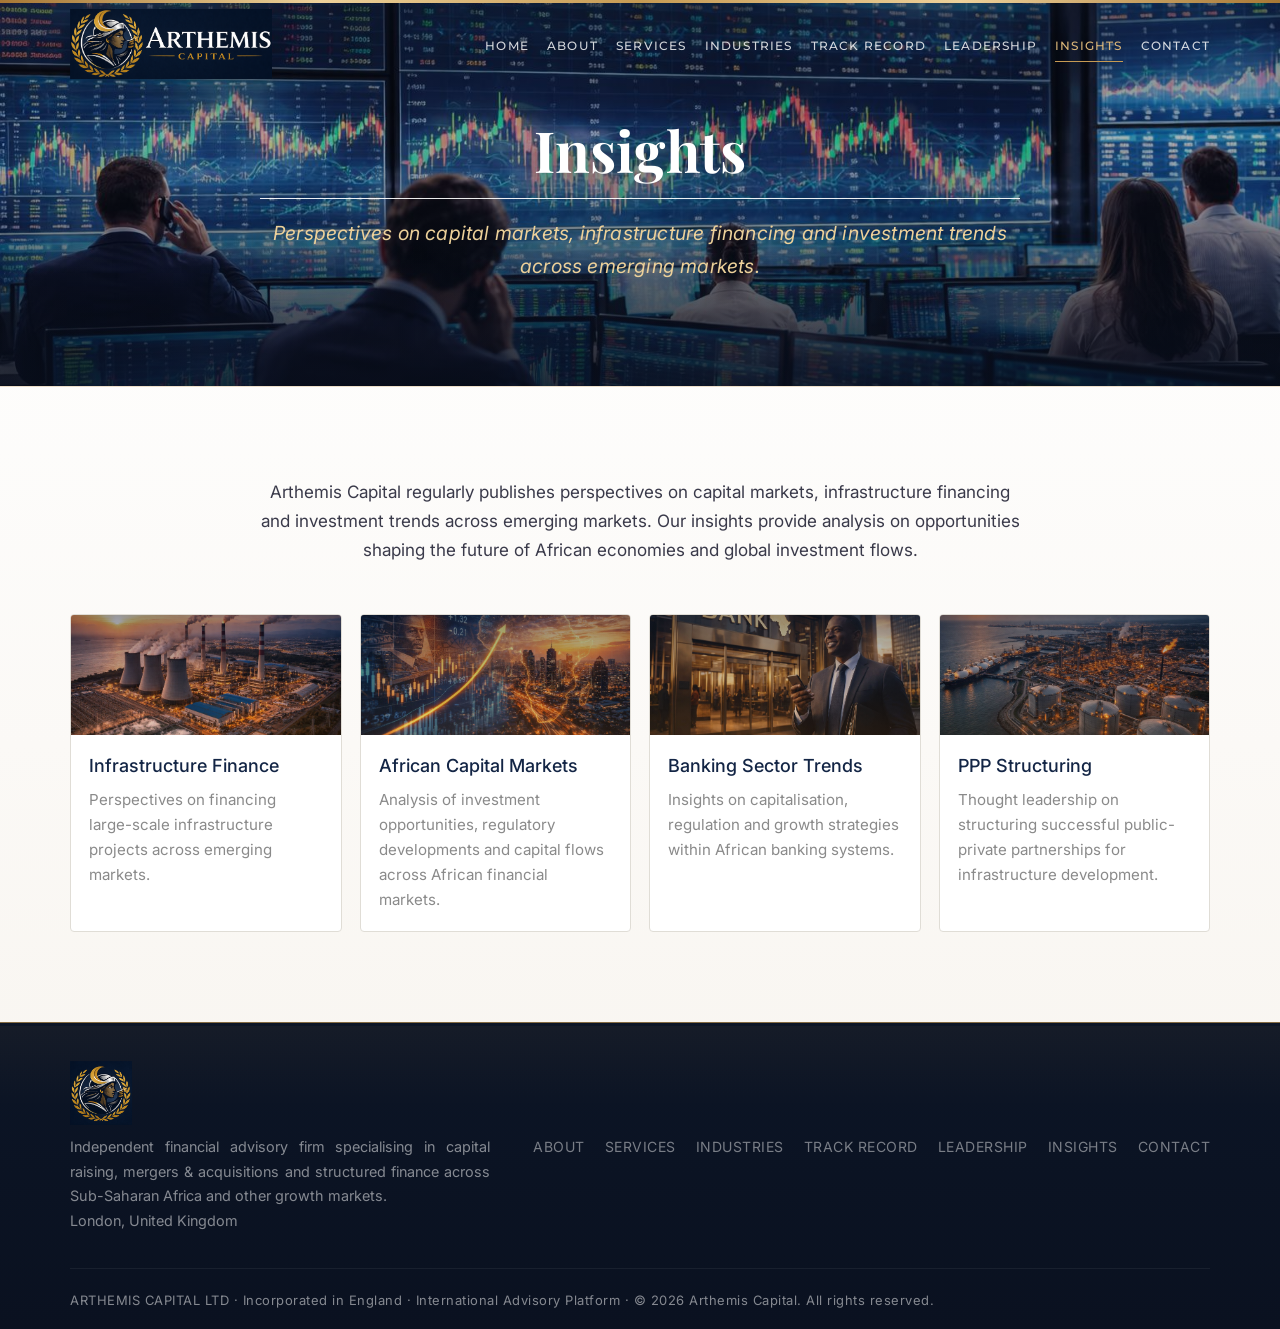
<file: docs/insights.html>
<!DOCTYPE html>
<html lang="en">
<head>
  <meta charset="UTF-8">
  <meta name="viewport" content="width=device-width, initial-scale=1.0">
  <title>Insights - Arthemis Capital</title>
  <meta name="description" content="Perspectives on infrastructure finance, African capital markets, banking sector trends and PPP structuring.">
  <link rel="icon" href="./images/news/ICONEARTHEMISVF.png" type="image/x-icon">
  <link rel="preconnect" href="https://fonts.googleapis.com">
  <link rel="preconnect" href="https://fonts.gstatic.com" crossorigin>
  <link href="https://fonts.googleapis.com/css2?family=Inter:wght@300;400;500;600;700&family=Montserrat:wght@300;400;500;600;700&family=Playfair+Display:ital,wght@0,400;0,700;1,400&display=swap" rel="stylesheet">
  <link rel="stylesheet" href="css/global.css">
  <link rel="stylesheet" href="css/insights.css">
</head>
<body>
  <div class="gold-bar-top"></div>

  <header class="site-header">
    <div class="header-inner">
      <a href="index.html" class="logo" aria-label="Arthemis Capital home">
        <img src="./images/news/LOGO ARTHEMISVF.png" alt="Arthemis Capital logo">
      </a>
      <nav class="main-nav" id="mainNav">
        <ul>
          <li><a href="index.html">Home</a></li>
          <li><a href="about.html">About</a></li>
          <li><a href="services.html">Services</a></li>
          <li><a href="industries.html">Industries</a></li>
          <li><a href="track-record.html">Track Record</a></li>
          <li><a href="leadership.html">Leadership</a></li>
          <li><a href="insights.html" class="active">Insights</a></li>
          <li><a href="contact.html">Contact</a></li>
        </ul>
      </nav>
      <button class="nav-toggle" id="navToggle" aria-label="Toggle navigation">
        <span></span><span></span><span></span>
      </button>
    </div>
  </header>

  <section class="page-hero">
    <div class="hero-bg"></div>
    <div class="page-hero-content">
      <h1>Insights</h1>
      <p>Perspectives on capital markets, infrastructure financing and investment trends across emerging markets.</p>
    </div>
  </section>

  <section class="section">
    <div class="container">
      <p class="section-subtitle insights-intro">Arthemis Capital regularly publishes perspectives on capital markets, infrastructure financing and investment trends across emerging markets. Our insights provide analysis on opportunities shaping the future of African economies and global investment flows.</p>

      <div class="insights-grid">
        <article class="insight-card">
          <div class="insight-image"></div>
          <div class="insight-body">
            <h3>Infrastructure Finance</h3>
            <p>Perspectives on financing large-scale infrastructure projects across emerging markets.</p>
          </div>
        </article>

        <article class="insight-card">
          <div class="insight-image alt-one"></div>
          <div class="insight-body">
            <h3>African Capital Markets</h3>
            <p>Analysis of investment opportunities, regulatory developments and capital flows across African financial markets.</p>
          </div>
        </article>

        <article class="insight-card">
          <div class="insight-image alt-two"></div>
          <div class="insight-body">
            <h3>Banking Sector Trends</h3>
            <p>Insights on capitalisation, regulation and growth strategies within African banking systems.</p>
          </div>
        </article>

        <article class="insight-card">
          <div class="insight-image alt-three"></div>
          <div class="insight-body">
            <h3>PPP Structuring</h3>
            <p>Thought leadership on structuring successful public-private partnerships for infrastructure development.</p>
          </div>
        </article>
      </div>
    </div>
  </section>

  <footer class="site-footer">
    <div class="container">
      <div class="footer-inner">
        <div class="footer-left">
          <a href="index.html" class="footer-logo" aria-label="Arthemis Capital home">
            <img src="./images/news/ICONEARTHEMISVF.png" alt="Arthemis Capital logo">
          </a>
          <p>Independent financial advisory firm specialising in capital raising, mergers &amp; acquisitions and structured finance across Sub-Saharan Africa and other growth markets.</p>
          <p>London, United Kingdom</p>
        </div>
        <div class="footer-links">
          <a href="about.html">About</a>
          <a href="services.html">Services</a>
          <a href="industries.html">Industries</a>
          <a href="track-record.html">Track Record</a>
          <a href="leadership.html">Leadership</a>
          <a href="insights.html">Insights</a>
          <a href="contact.html">Contact</a>
        </div>
      </div>
      <div class="footer-bottom">
        <p>ARTHEMIS CAPITAL LTD · Incorporated in England · International Advisory Platform · &copy; 2026 Arthemis Capital. All rights reserved.</p>
      </div>
    </div>
  </footer>

  <script src="js/main.js"></script>
</body>
</html>
</file>
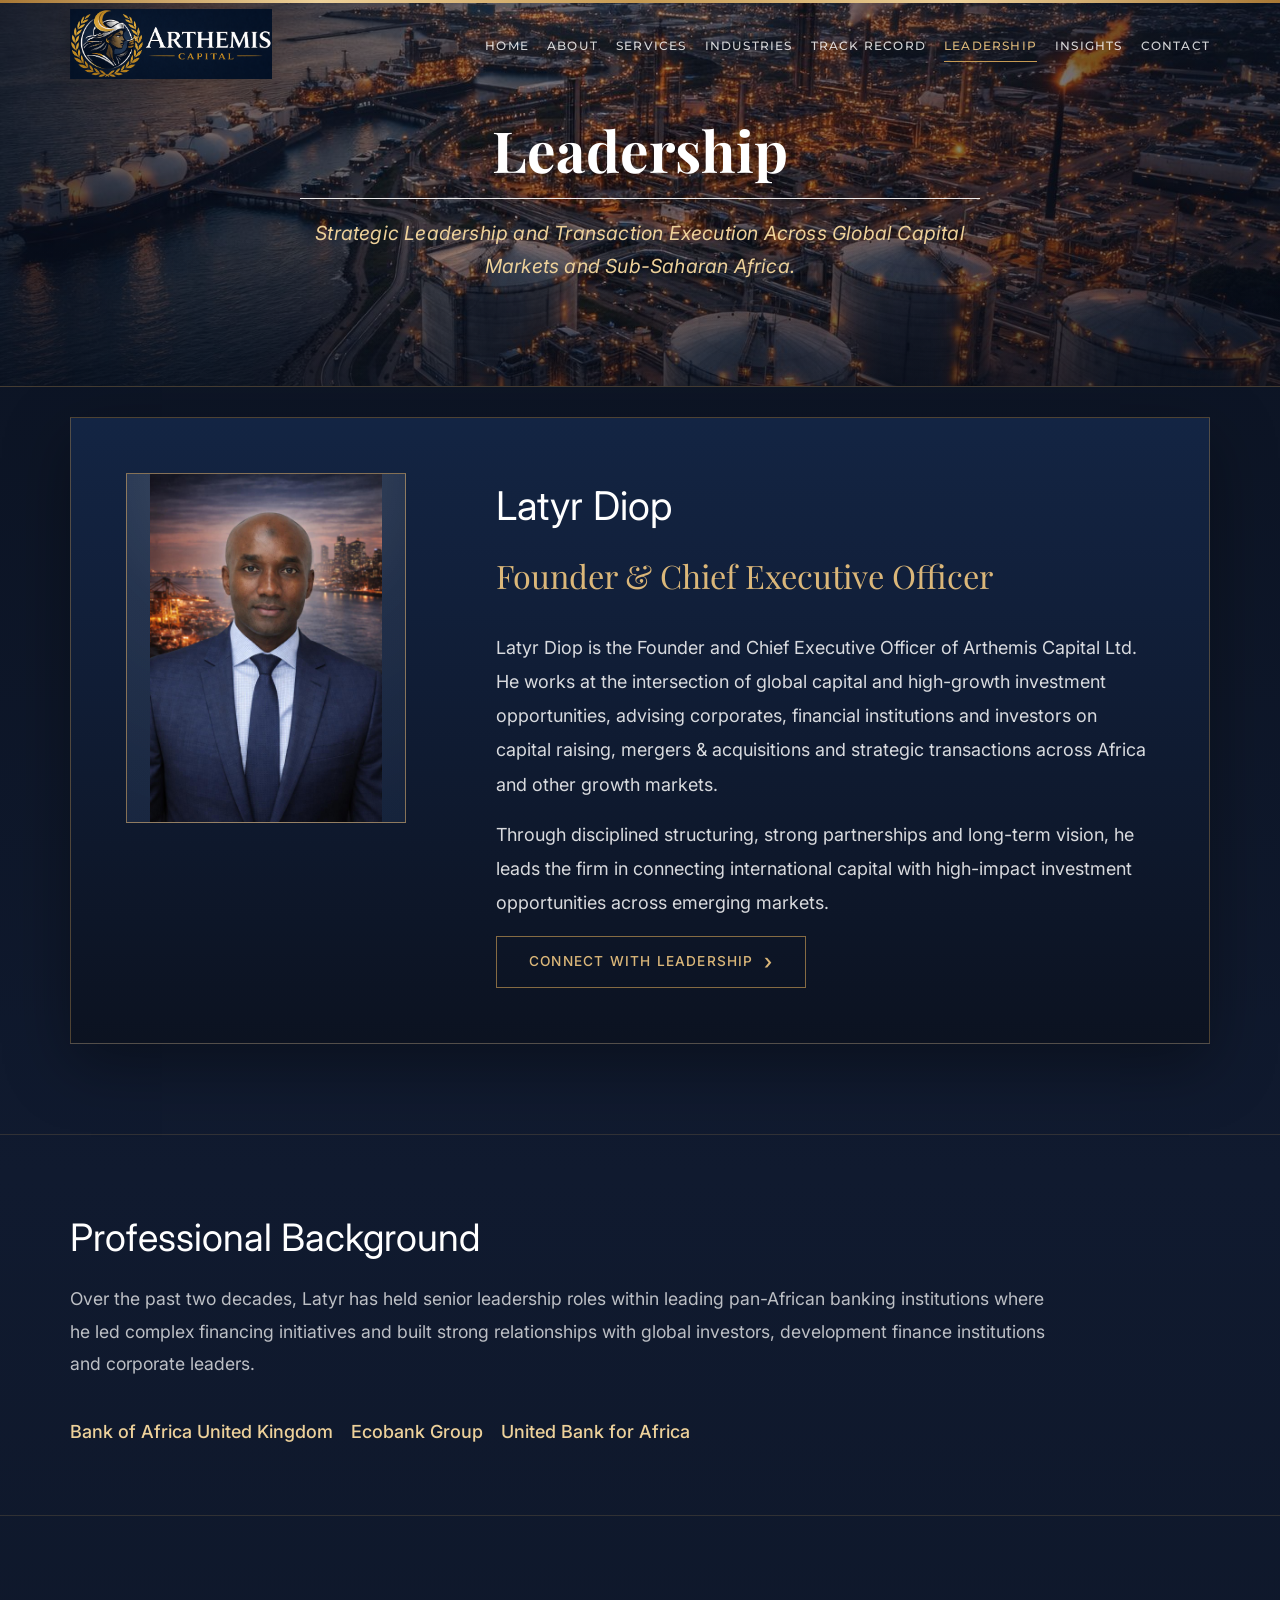
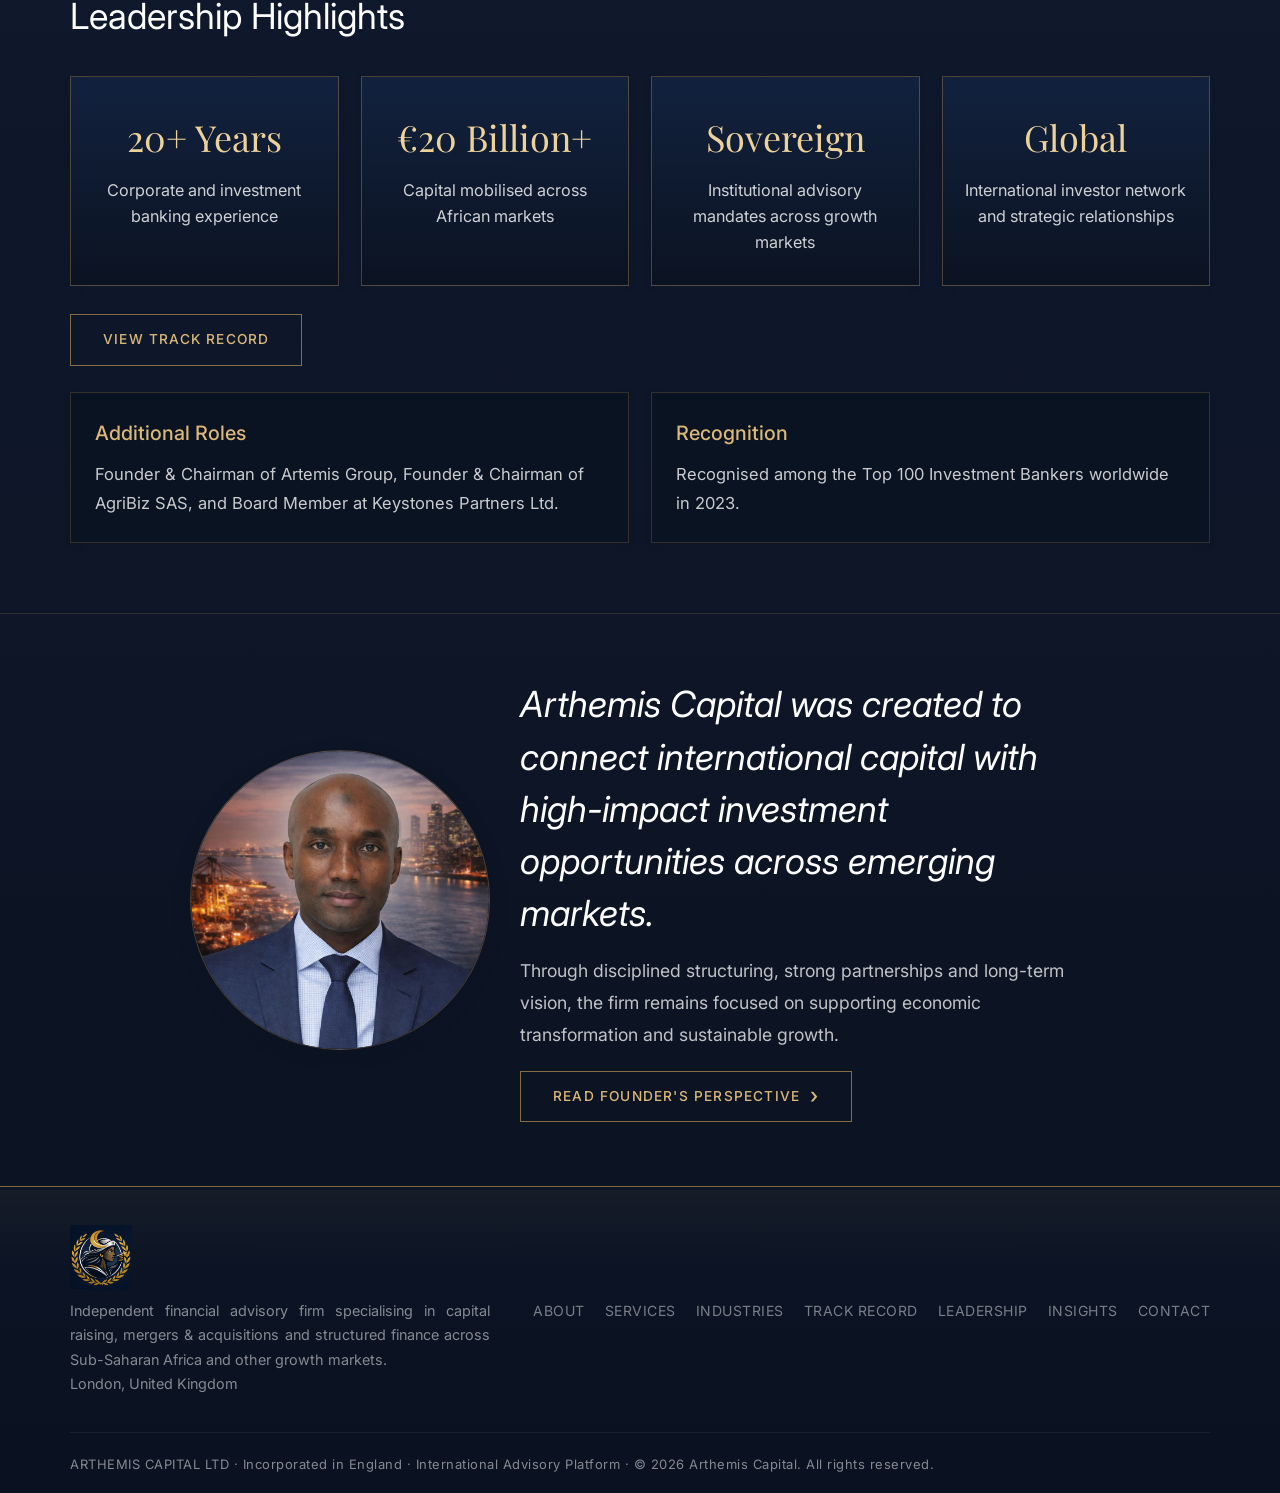
<file: docs/leadership.html>
<!DOCTYPE html>
<html lang="en">
<head>
  <meta charset="UTF-8">
  <meta name="viewport" content="width=device-width, initial-scale=1.0">
  <title>Leadership - Arthemis Capital</title>
  <meta name="description" content="Founder profile, professional background and leadership highlights for Latyr Diop.">
  <link rel="icon" href="./images/news/ICONEARTHEMISVF.png" type="image/x-icon">
  <link rel="preconnect" href="https://fonts.googleapis.com">
  <link rel="preconnect" href="https://fonts.gstatic.com" crossorigin>
  <link href="https://fonts.googleapis.com/css2?family=Inter:wght@300;400;500;600;700&family=Montserrat:wght@300;400;500;600;700&family=Playfair+Display:ital,wght@0,400;0,700;1,400&display=swap" rel="stylesheet">
  <link rel="stylesheet" href="css/global.css">
  <link rel="stylesheet" href="css/leadership.css">
</head>
<body class="leadership-page">
  <div class="gold-bar-top"></div>

  <header class="site-header">
    <div class="header-inner">
      <a href="index.html" class="logo" aria-label="Arthemis Capital home">
        <img src="./images/news/LOGO ARTHEMISVF.png" alt="Arthemis Capital logo">
      </a>
      <nav class="main-nav" id="mainNav">
        <ul>
          <li><a href="index.html">Home</a></li>
          <li><a href="about.html">About</a></li>
          <li><a href="services.html">Services</a></li>
          <li><a href="industries.html">Industries</a></li>
          <li><a href="track-record.html">Track Record</a></li>
          <li><a href="leadership.html" class="active">Leadership</a></li>
          <li><a href="insights.html">Insights</a></li>
          <li><a href="contact.html">Contact</a></li>
        </ul>
      </nav>
      <button class="nav-toggle" id="navToggle" aria-label="Toggle navigation">
        <span></span><span></span><span></span>
      </button>
    </div>
  </header>

  <section class="page-hero leadership-hero">
    <div class="hero-bg"></div>
    <div class="page-hero-content leadership-hero-content">
      <div class="leadership-hero-copy">
        <h1>Leadership</h1>
        <p>Strategic Leadership and Transaction Execution Across Global Capital Markets and Sub-Saharan Africa.</p>
      </div>
    </div>
  </section>

  <section class="section" style="padding-top:0">
    <div class="container">
      <div class="leader-profile">
        <div class="leader-photo">
          <img src="./images/news/arthemiscapital_2.jpeg" alt="Latyr Diop">
        </div>
        <div class="leader-info">
          <h2>Latyr Diop</h2>
          <p class="title">Founder &amp; Chief Executive Officer</p>
          <p>Latyr Diop is the Founder and Chief Executive Officer of Arthemis Capital Ltd. He works at the intersection of global capital and high-growth investment opportunities, advising corporates, financial institutions and investors on capital raising, mergers &amp; acquisitions and strategic transactions across Africa and other growth markets.</p>
          <p>Through disciplined structuring, strong partnerships and long-term vision, he leads the firm in connecting international capital with high-impact investment opportunities across emerging markets.</p>
          <a href="https://www.linkedin.com/in/latyr-diop-0a391919" target="_blank" rel="noopener noreferrer" class="btn btn-gold-outline btn-arrow text-initial" >Connect with Leadership</a>
        </div>
      </div>
    </div>
  </section>

  <section class="prof-bg">
    <div class="container">
      <h2>Professional Background</h2>
      <p>Over the past two decades, Latyr has held senior leadership roles within leading pan-African banking institutions where he led complex financing initiatives and built strong relationships with global investors, development finance institutions and corporate leaders.</p>
      <div class="experience-logos">
        <div class="exp-logo">Bank of Africa United Kingdom</div>
        <div class="exp-logo">Ecobank Group</div>
        <div class="exp-logo">United Bank for Africa</div>
      </div>
    </div>
  </section>

  <section class="stats-section">
    <div class="container">
      <h2>Leadership Highlights</h2>
      <div class="stats-grid">
        <div class="stat-card">
          <div class="number">20+ Years</div>
          <div class="label">Corporate and investment banking experience</div>
        </div>
        <div class="stat-card">
          <div class="number">€20 Billion+</div>
          <div class="label">Capital mobilised across African markets</div>
        </div>
        <div class="stat-card">
          <div class="number">Sovereign</div>
          <div class="label">Institutional advisory mandates across growth markets</div>
        </div>
        <div class="stat-card">
          <div class="number">Global</div>
          <div class="label">International investor network and strategic relationships</div>
        </div>
      </div>
      <div class="leadership-actions">
        <a href="track-record.html" class="btn btn-gold-outline">View Track Record</a>
      </div>
      <div class="leadership-notes">
        <article class="note-card">
          <h3>Additional Roles</h3>
          <p>Founder &amp; Chairman of Artemis Group, Founder &amp; Chairman of AgriBiz SAS, and Board Member at Keystones Partners Ltd.</p>
        </article>
        <article class="note-card">
          <h3>Recognition</h3>
          <p>Recognised among the Top 100 Investment Bankers worldwide in 2023.</p>
        </article>
      </div>
    </div>
  </section>

  <section class="quote-section">
    <div class="container">
      <div class="quote-inner">
        <div class="quote-photo">
          <img src="./images/news/arthemiscapital_2.jpeg" alt="Latyr Diop">
        </div>
        <div class="quote-text">
          <blockquote>Arthemis Capital was created to connect international capital with high-impact investment opportunities across emerging markets.</blockquote>
          <p>Through disciplined structuring, strong partnerships and long-term vision, the firm remains focused on supporting economic transformation and sustainable growth.</p>
          <a href="founders-perspective.html" class="btn btn-gold-outline btn-arrow text-initial">Read Founder's Perspective</a>
        </div>
      </div>
    </div>
  </section>

  <footer class="site-footer">
    <div class="container">
      <div class="footer-inner">
        <div class="footer-left">
          <a href="index.html" class="footer-logo" aria-label="Arthemis Capital home">
            <img src="./images/news/ICONEARTHEMISVF.png" alt="Arthemis Capital logo">
          </a>
          <p>Independent financial advisory firm specialising in capital raising, mergers &amp; acquisitions and structured finance across Sub-Saharan Africa and other growth markets.</p>
          <p>London, United Kingdom</p>
        </div>
        <div class="footer-links">
          <a href="about.html">About</a>
          <a href="services.html">Services</a>
          <a href="industries.html">Industries</a>
          <a href="track-record.html">Track Record</a>
          <a href="leadership.html">Leadership</a>
          <a href="insights.html">Insights</a>
          <a href="contact.html">Contact</a>
        </div>
      </div>
      <div class="footer-bottom">
        <p>ARTHEMIS CAPITAL LTD · Incorporated in England · International Advisory Platform · &copy; 2026 Arthemis Capital. All rights reserved.</p>
      </div>
    </div>
  </footer>

  <script src="js/main.js"></script>
</body>
</html>
</file>
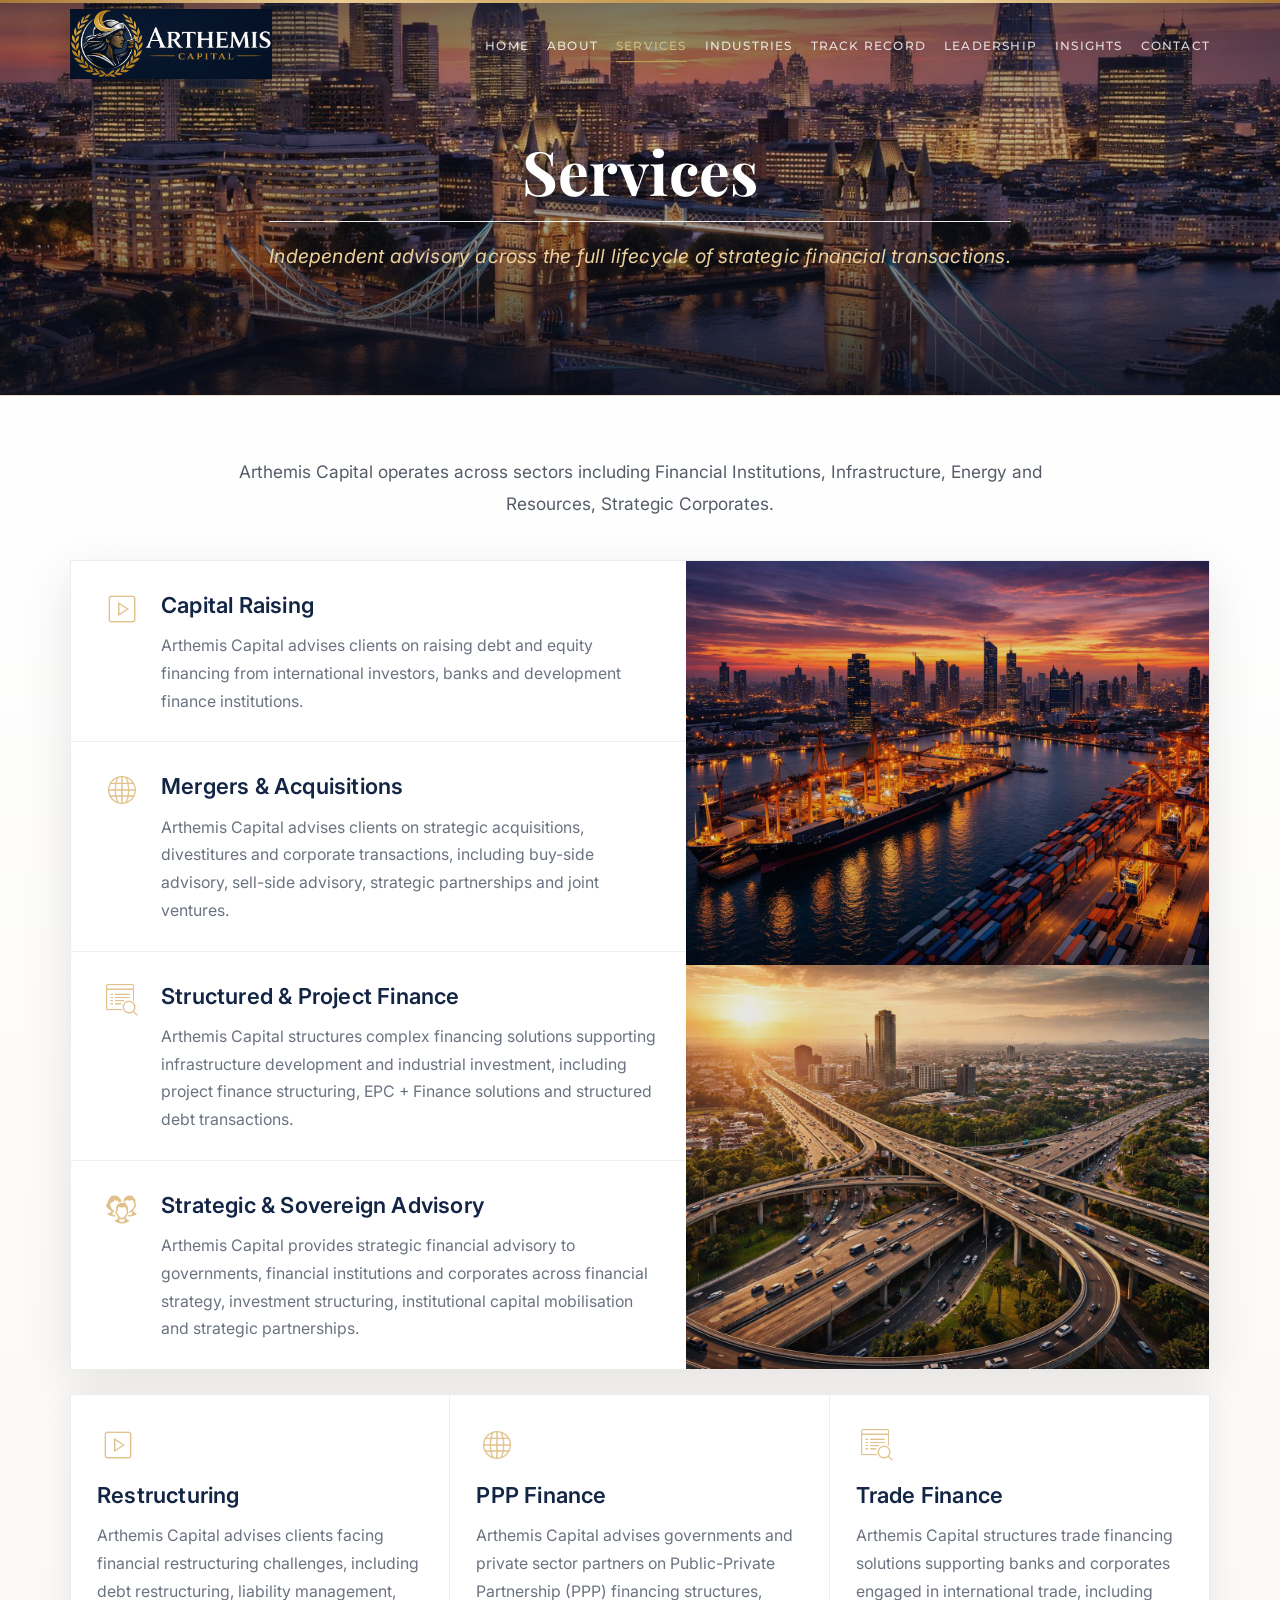
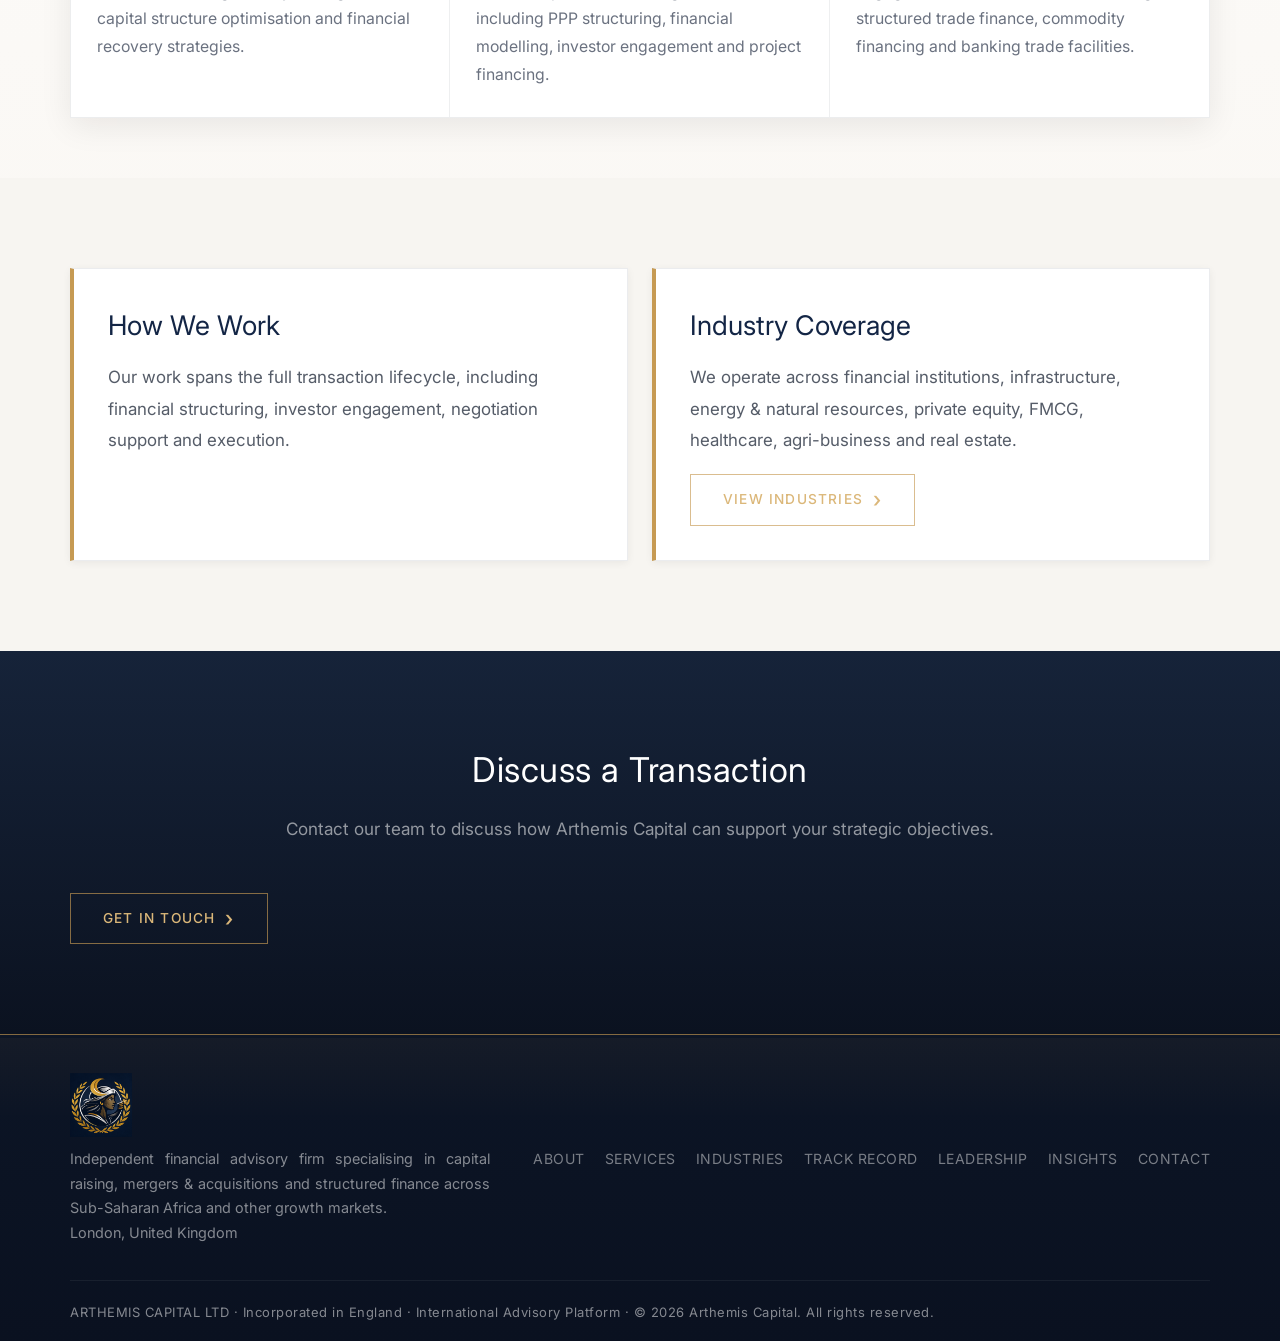
<file: docs/services.html>
<!DOCTYPE html>
<html lang="en">
<head>
  <meta charset="UTF-8">
  <meta name="viewport" content="width=device-width, initial-scale=1.0">
  <link rel="icon" href="./images/news/ICONEARTHEMISVF.png" type="image/x-icon">
  <title>Services - Arthemis Capital</title>
  <meta name="description" content="Strategic financial advisory services across capital raising, M&A, project finance, restructuring, PPP finance and trade finance.">
  <link rel="preconnect" href="https://fonts.googleapis.com">
  <link rel="preconnect" href="https://fonts.gstatic.com" crossorigin>
  <link href="https://fonts.googleapis.com/css2?family=Inter:wght@300;400;500;600;700&family=Montserrat:wght@300;400;500;600;700&family=Playfair+Display:ital,wght@0,400;0,700;1,400&display=swap" rel="stylesheet">
  <link rel="stylesheet" href="css/global.css">
  <link rel="stylesheet" href="css/services.css">
</head>
<body class="services-page">
  <div class="gold-bar-top"></div>

  <header class="site-header">
    <div class="header-inner">
      <a href="index.html" class="logo" aria-label="Arthemis Capital home">
        <img src="./images/news/LOGO ARTHEMISVF.png" alt="Arthemis Capital logo">
      </a>
      <nav class="main-nav" id="mainNav">
        <ul>
          <li><a href="index.html">Home</a></li>
          <li><a href="about.html">About</a></li>
          <li><a href="services.html" class="active">Services</a></li>
          <li><a href="industries.html">Industries</a></li>
          <li><a href="track-record.html">Track Record</a></li>
          <li><a href="leadership.html">Leadership</a></li>
          <li><a href="insights.html">Insights</a></li>
          <li><a href="contact.html">Contact</a></li>
        </ul>
      </nav>
      <button class="nav-toggle" id="navToggle" aria-label="Toggle navigation">
        <span></span><span></span><span></span>
      </button>
    </div>
  </header>

  <section class="page-hero">
    <div class="hero-bg"></div>
    <div class="page-hero-content">
      <h1>Services</h1>
      <p>Independent advisory across the full lifecycle of strategic financial transactions.</p>
    </div>
  </section>

  <section class="section services-main">
    <div class="container">
      <p class="services-intro">Arthemis Capital operates across sectors including Financial Institutions, Infrastructure, Energy and Resources, Strategic Corporates.</p>

      <div class="services-showcase">
        <div class="services-list">
          <article class="service-item">
            <div class="service-icon-img"><img src="./images/icons/play.png" alt=""></div>
            <div class="service-body">
              <h3>Capital Raising</h3>
              <p>Arthemis Capital advises clients on raising debt and equity financing from international investors, banks and development finance institutions.</p>
            </div>
          </article>

          <article class="service-item">
            <div class="service-icon-img"><img src="./images/icons/global.png" alt=""></div>
            <div class="service-body">
              <h3>Mergers &amp; Acquisitions</h3>
              <p>Arthemis Capital advises clients on strategic acquisitions, divestitures and corporate transactions, including buy-side advisory, sell-side advisory, strategic partnerships and joint ventures.</p>
            </div>
          </article>

          <article class="service-item">
            <div class="service-icon-img"><img src="./images/icons/text.png" alt=""></div>
            <div class="service-body">
              <h3>Structured &amp; Project Finance</h3>
              <p>Arthemis Capital structures complex financing solutions supporting infrastructure development and industrial investment, including project finance structuring, EPC + Finance solutions and structured debt transactions.</p>
            </div>
          </article>

          <article class="service-item">
            <div class="service-icon-img"><img src="./images/icons/people.png" alt=""></div>
            <div class="service-body">
              <h3>Strategic &amp; Sovereign Advisory</h3>
              <p>Arthemis Capital provides strategic financial advisory to governments, financial institutions and corporates across financial strategy, investment structuring, institutional capital mobilisation and strategic partnerships.</p>
            </div>
          </article>
        </div>

        <div class="services-images">
          <div class="services-img services-img-top"></div>
          <div class="services-img services-img-bottom"></div>
        </div>
      </div>

      <div class="services-secondary">
        <article class="service-item">
          <div class="service-icon-img"><img src="./images/icons/play.png" alt=""></div>
          <div class="service-body">
            <h3>Restructuring</h3>
            <p>Arthemis Capital advises clients facing financial restructuring challenges, including debt restructuring, liability management, capital structure optimisation and financial recovery strategies.</p>
          </div>
        </article>

        <article class="service-item">
          <div class="service-icon-img"><img src="./images/icons/global.png" alt=""></div>
          <div class="service-body">
            <h3>PPP Finance</h3>
            <p>Arthemis Capital advises governments and private sector partners on Public-Private Partnership (PPP) financing structures, including PPP structuring, financial modelling, investor engagement and project financing.</p>
          </div>
        </article>

        <article class="service-item">
          <div class="service-icon-img"><img src="./images/icons/text.png" alt=""></div>
          <div class="service-body">
            <h3>Trade Finance</h3>
            <p>Arthemis Capital structures trade financing solutions supporting banks and corporates engaged in international trade, including structured trade finance, commodity financing and banking trade facilities.</p>
          </div>
        </article>
      </div>
    </div>
  </section>

  <section class="section services-bottom">
    <div class="container">
      <div class="services-bottom-grid">
        <article class="service-panel">
          <h2>How We Work</h2>
          <p>Our work spans the full transaction lifecycle, including financial structuring, investor engagement, negotiation support and execution.</p>
        </article>
        <article class="service-panel">
          <h2>Industry Coverage</h2>
          <p>We operate across financial institutions, infrastructure, energy &amp; natural resources, private equity, FMCG, healthcare, agri-business and real estate.</p>
          <a href="industries.html" class="btn btn-gold-outline btn-arrow">View Industries</a>
        </article>
      </div>
    </div>
  </section>

  <section class="section services-cta">
    <div class="container">
      <h2 class="section-title">Discuss a Transaction</h2>
      <p class="section-subtitle">Contact our team to discuss how Arthemis Capital can support your strategic objectives.</p>
      <a href="contact.html" class="btn btn-gold-outline btn-arrow">Get in Touch</a>
    </div>
  </section>

  <footer class="site-footer">
    <div class="container">
      <div class="footer-inner">
        <div class="footer-left">
          <a href="index.html" class="footer-logo" aria-label="Arthemis Capital home">
            <img src="./images/news/ICONEARTHEMISVF.png" alt="Arthemis Capital logo">
          </a>
          <p>Independent financial advisory firm specialising in capital raising, mergers &amp; acquisitions and structured finance across Sub-Saharan Africa and other growth markets.</p>
          <p>London, United Kingdom</p>
        </div>
        <div class="footer-links">
          <a href="about.html">About</a>
          <a href="services.html">Services</a>
          <a href="industries.html">Industries</a>
          <a href="track-record.html">Track Record</a>
          <a href="leadership.html">Leadership</a>
          <a href="insights.html">Insights</a>
          <a href="contact.html">Contact</a>
        </div>
      </div>
      <div class="footer-bottom">
        <p>ARTHEMIS CAPITAL LTD · Incorporated in England · International Advisory Platform · &copy; 2026 Arthemis Capital. All rights reserved.</p>
      </div>
    </div>
  </footer>

  <script src="js/main.js"></script>
</body>
</html>
</file>
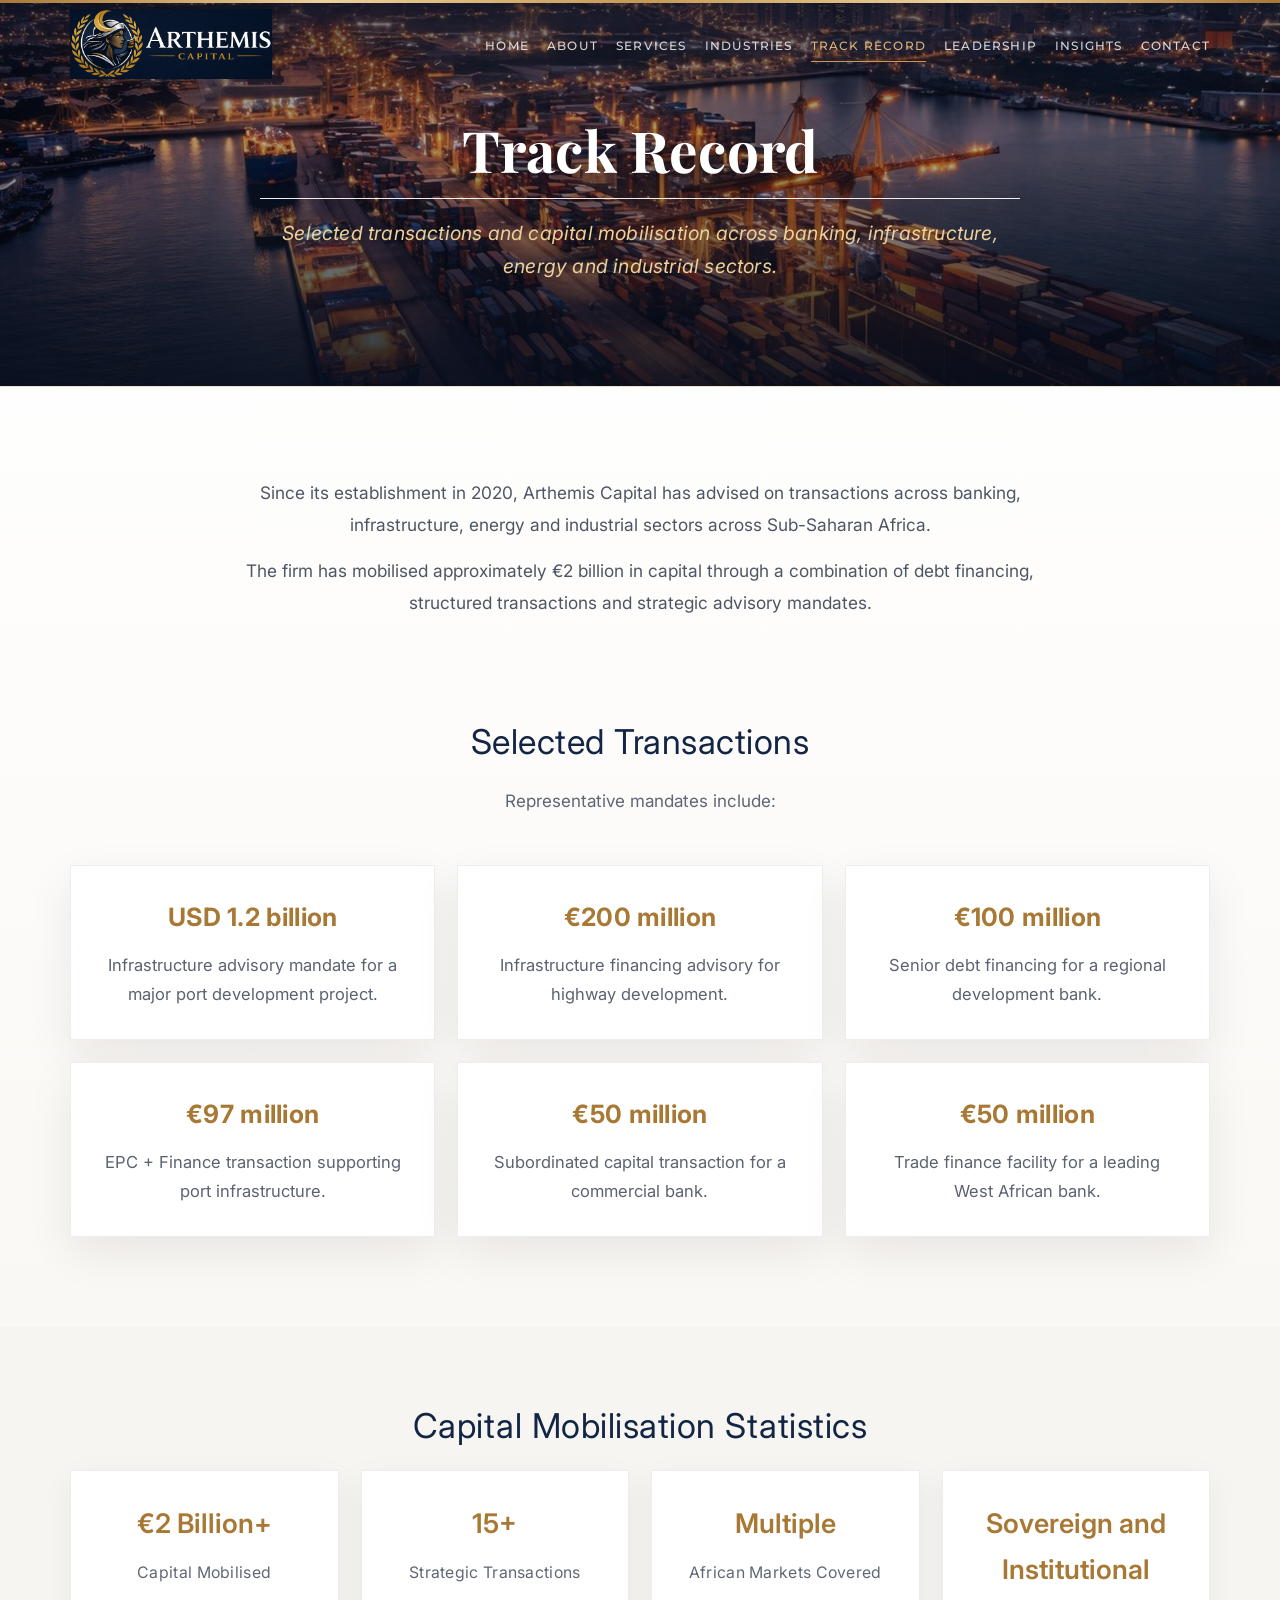
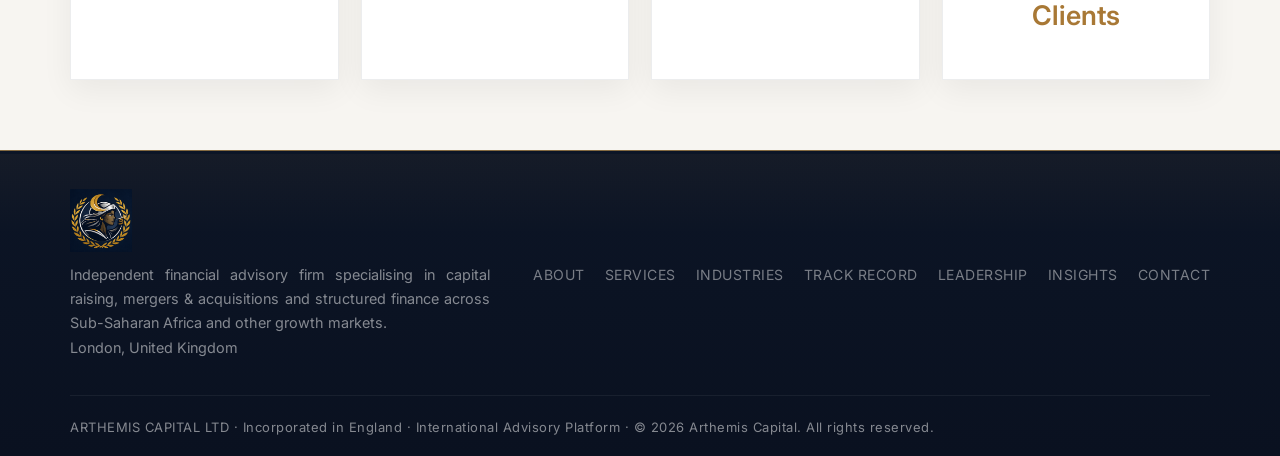
<file: docs/track-record.html>
<!DOCTYPE html>
<html lang="en">
<head>
  <meta charset="UTF-8">
  <meta name="viewport" content="width=device-width, initial-scale=1.0">
  <title>Track Record - Arthemis Capital</title>
  <meta name="description" content="Selected transactions, strategic mandates and capital mobilisation statistics across Sub-Saharan Africa.">
  <link rel="icon" href="./images/news/ICONEARTHEMISVF.png" type="image/x-icon">
  <link rel="preconnect" href="https://fonts.googleapis.com">
  <link rel="preconnect" href="https://fonts.gstatic.com" crossorigin>
  <link href="https://fonts.googleapis.com/css2?family=Inter:wght@300;400;500;600;700&family=Montserrat:wght@300;400;500;600;700&family=Playfair+Display:ital,wght@0,400;0,700;1,400&display=swap" rel="stylesheet">
  <link rel="stylesheet" href="css/global.css">
  <link rel="stylesheet" href="css/track-record.css">
</head>
<body class="track-page">
  <div class="gold-bar-top"></div>

  <header class="site-header">
    <div class="header-inner">
      <a href="index.html" class="logo" aria-label="Arthemis Capital home">
        <img src="./images/news/LOGO ARTHEMISVF.png" alt="Arthemis Capital logo">
      </a>
      <nav class="main-nav" id="mainNav">
        <ul>
          <li><a href="index.html">Home</a></li>
          <li><a href="about.html">About</a></li>
          <li><a href="services.html">Services</a></li>
          <li><a href="industries.html">Industries</a></li>
          <li><a href="track-record.html" class="active">Track Record</a></li>
          <li><a href="leadership.html">Leadership</a></li>
          <li><a href="insights.html">Insights</a></li>
          <li><a href="contact.html">Contact</a></li>
        </ul>
      </nav>
      <button class="nav-toggle" id="navToggle" aria-label="Toggle navigation">
        <span></span><span></span><span></span>
      </button>
    </div>
  </header>

  <section class="page-hero">
    <div class="hero-bg"></div>
    <div class="page-hero-content">
      <h1>Track Record</h1>
      <p>Selected transactions and capital mobilisation across banking, infrastructure, energy and industrial sectors.</p>
    </div>
  </section>

  <!-- Transaction -->
  <section class="section track-timeline">
    <div class="container">
      <div class="timeline-intro">
        <p>Since its establishment in 2020, Arthemis Capital has advised on transactions across banking, infrastructure, energy and industrial sectors across Sub-Saharan Africa.</p>
        <p>The firm has mobilised approximately &euro;2 billion in capital through a combination of debt financing, structured transactions and strategic advisory mandates.</p>
      </div>
    </div>
  </section>

  <!-- Selected Transactions -->
  <section class="section track-transactions">
    <div class="container">
      <h2 class="section-title">Selected Transactions</h2>
      <p class="section-subtitle">Representative mandates include:</p>
      <div class="selected-grid">
        <article class="selected-card">
          <span class="card-amount text-center">USD 1.2 billion</span>
          <p class="text-center">Infrastructure advisory mandate for a major port development project.</p>
        </article>
        <article class="selected-card">
          <span class="card-amount text-center">&euro;200 million</span>
          <p class="text-center">Infrastructure financing advisory for highway development.</p>
        </article>
        <article class="selected-card text-center">
          <span class="card-amount">&euro;100 million</span>
          <p class="text-center">Senior debt financing for a regional development bank.</p>
        </article>
        <article class="selected-card text-center">
          <span class="card-amount">&euro;97 million</span>
          <p class="text-center">EPC + Finance transaction supporting port infrastructure.</p>
        </article>
        <article class="selected-card text-center">
          <span class="card-amount">&euro;50 million</span>
          <p class="text-center">Subordinated capital transaction for a commercial bank.</p>
        </article>
        <article class="selected-card text-center">
          <span class="card-amount">&euro;50 million</span>
          <p class="text-center">Trade finance facility for a leading West African bank.</p>
        </article>
      </div>
    </div>
  </section>

  <!-- Capital Mobilisation Statistics -->
  <section class="section track-stats">
    <div class="container">
      <h2 class="section-title">Capital Mobilisation Statistics</h2>
      <div class="stats-grid">
        <div class="stat-card">
          <strong>&euro;2 Billion+</strong>
          <span>Capital Mobilised</span>
        </div>
        <div class="stat-card">
          <strong>15+</strong>
          <span>Strategic Transactions</span>
        </div>
        <div class="stat-card">
          <strong>Multiple</strong>
          <span>African Markets Covered</span>
        </div>
        <div class="stat-card">
          <strong>Sovereign and Institutional Clients</strong>
        </div>
      </div>
    </div>
  </section>

  <footer class="site-footer">
    <div class="container">
      <div class="footer-inner">
        <div class="footer-left">
          <a href="index.html" class="footer-logo" aria-label="Arthemis Capital home">
            <img src="./images/news/ICONEARTHEMISVF.png" alt="Arthemis Capital logo">
          </a>
          <p>Independent financial advisory firm specialising in capital raising, mergers &amp; acquisitions and structured finance across Sub-Saharan Africa and other growth markets.</p>
          <p>London, United Kingdom</p>
        </div>
        <div class="footer-links">
          <a href="about.html">About</a>
          <a href="services.html">Services</a>
          <a href="industries.html">Industries</a>
          <a href="track-record.html">Track Record</a>
          <a href="leadership.html">Leadership</a>
          <a href="insights.html">Insights</a>
          <a href="contact.html">Contact</a>
        </div>
      </div>
      <div class="footer-bottom">
        <p>ARTHEMIS CAPITAL LTD · Incorporated in England · International Advisory Platform · &copy; 2026 Arthemis Capital. All rights reserved.</p>
      </div>
    </div>
  </footer>

  <script src="js/main.js"></script>
</body>
</html>
</file>
<file: docs/css/global.css>
/* ==========================================
   ARTHEMIS CAPITAL - Global Stylesheet
   Shared variables, reset, header, buttons,
   sections, page-hero, footer & responsive
   ========================================== */

/* --- CSS Variables --- */
:root {
  --navy-dark: #0b1220;
  --navy: #132545;
  --navy-mid: #17253f;
  --navy-light: #20304c;
  --gold: #c69a53;
  --gold-light: #dbb779;
  --gold-bright: #edd19a;
  --gold-dark: #a87835;
  --gold-deep: #8a6428;
  --white: #ffffff;
  --off-white: #f7f5f1;
  --cream: #f0ebe3;
  --light-gray: #e0ddd6;
  --medium-gray: #8a8a8a;
  --dark-text: #132545;
  --body-text: #3a3a4a;
  --font-heading: 'Playfair Display', 'Georgia', serif;
  --font-body: 'Inter', 'Helvetica Neue', Arial, sans-serif;
  --max-width: 1200px;
  --transition: all 0.35s cubic-bezier(0.25, 0.46, 0.45, 0.94);
  --shadow-sm: 0 2px 8px rgba(0,0,0,0.06);
  --shadow-md: 0 4px 20px rgba(0,0,0,0.1);
  --shadow-lg: 0 10px 40px rgba(0,0,0,0.15);
  --shadow-gold: 0 4px 20px rgba(200,148,74,0.15);
}

/* --- Reset & Base --- */
*,*::before,*::after{margin:0;padding:0;box-sizing:border-box; text-align: justify;}
html{scroll-behavior:smooth;font-size:18px}
body{color:var(--body-text);line-height:1.7;background:linear-gradient(180deg,#f7f3ed 0%,#ffffff 12%,#f7f3ed 100%);font-family:var(--font-body);-webkit-font-smoothing:antialiased;-moz-osx-font-smoothing:grayscale}
a{text-decoration:none;color:inherit;transition:var(--transition)}
ul,ol{list-style:none}
img{max-width:100%;height:auto;display:block}
.container{max-width:var(--max-width);margin:0 auto;padding:0 30px}

/* --- Gold Top Bar --- */
.gold-bar-top{height:3px;background:linear-gradient(90deg,var(--gold-dark),var(--gold-bright),var(--gold),var(--gold-bright),var(--gold-dark));position:fixed;top:0;left:0;right:0;z-index:1001}

/* --- Header / Navigation --- */
.site-header{background:transparent;backdrop-filter:none;-webkit-backdrop-filter:none;position:fixed;top:3px;left:0;width:100%;z-index:1000;border-bottom:none;transition:var(--transition)}
.site-header.scrolled{background:rgba(8,14,28,0.94);box-shadow:0 4px 30px rgba(0,0,0,0.32);border-bottom-color:rgba(200,148,74,0.2)}
.header-inner{display:flex;align-items:center;justify-content:space-between;max-width:var(--max-width);margin:0 auto;padding:0 30px;height:82px}
.logo{display:inline-flex;align-items:center;flex-shrink:0}
.logo img{display:block;height:70px;width:auto;object-fit:contain;filter:drop-shadow(0 4px 14px rgba(0,0,0,0.22))}
.main-nav ul{display:flex;gap:18px;align-items:center}
.main-nav a{color:rgba(255,255,255,0.82);font-size:0.66rem;text-transform:uppercase;letter-spacing:1.2px;font-weight:500;padding:5px 0;position:relative;font-family:'Montserrat',sans-serif}
.main-nav a::after{content:'';position:absolute;bottom:-4px;left:0;width:0;height:1px;background:var(--gold);transition:width 0.35s ease}
.main-nav a:hover,.main-nav a.active{color:var(--gold-light)}
.main-nav a:hover::after,.main-nav a.active::after{width:100%}
.nav-toggle{display:none;flex-direction:column;gap:5px;cursor:pointer;background:none;border:none;padding:5px}
.nav-toggle span{display:block;width:24px;height:2px;background:var(--white);transition:var(--transition);border-radius:1px}

/* --- Page Hero (interior pages) --- */
.page-hero{position:relative;min-height:43vh;display:flex;align-items:flex-end;color:var(--white);margin-top:0;padding-top:65px;overflow:hidden;border-bottom:1px solid rgba(198,154,83,0.3)}

.page-hero .hero-bg{position:absolute;inset:0;z-index:0;
  background:
    linear-gradient(180deg,rgba(8,14,28,0.66) 0%,rgba(8,14,28,0.38) 35%,rgba(12,26,50,0.35) 55%,rgba(8,14,28,0.75) 100%),
    url('../images/image10.jpeg');
  background-position:center;
  background-size:cover;
  background-repeat:no-repeat}

.page-hero .hero-bg::before{content:'';position:absolute;inset:0;background:none}

.page-hero .hero-bg::after{content:'';position:absolute;bottom:0;left:0;right:0;height:150px;background:linear-gradient(to top,rgba(8,14,28,0.4),transparent)}



.page-hero-content{position:relative;z-index:1;padding:0 10px 48px;max-width:var(--max-width);margin:auto;width:100%;text-align:center;display:flex;flex-direction:column;align-items:center; text-align: center;}
.page-hero h1{margin:0 0 18px;font-family:var(--font-heading);font-size:3.15rem;font-weight:700;line-height:1.05;letter-spacing:0.2px;text-shadow:0 6px 24px rgba(0,0,0,0.4); text-align: center;}
.page-hero p{display:inline-block;width:fit-content;max-width:min(100%,760px);padding-top:18px;border-top:1.5px solid rgba(255,255,255,0.92);font-family:var(--font-body);font-size:1.08rem;font-style:italic;color:var(--gold-bright);letter-spacing:0.2px;margin:0 auto;text-align:center}
.hero-copy p{text-align:center;margin-left:auto;margin-right:auto}
.breadcrumb{margin-top:25px;font-size:0.78rem;color:rgba(255,255,255,0.4);letter-spacing:0.5px}
.breadcrumb a{color:rgba(255,255,255,0.5)}
.breadcrumb a:hover{color:var(--gold-light)}

/* --- Buttons --- */
.btn{display:inline-flex;align-items:center;gap:10px;padding:13px 32px;font-size:0.76rem;letter-spacing:1.2px;text-transform:uppercase;font-weight:500;border:none;cursor:pointer;transition:var(--transition);position:relative}
.btn-primary{background:linear-gradient(135deg,var(--gold),var(--gold-dark));color:var(--navy-dark);box-shadow:0 4px 15px rgba(200,148,74,0.3)}
.btn-primary:hover{background:linear-gradient(135deg,var(--gold-bright),var(--gold));box-shadow:0 6px 25px rgba(200,148,74,0.4);transform:translateY(-1px)}
.btn-outline{background:rgba(255,255,255,0.05);color:var(--white);border:1px solid rgba(255,255,255,0.5)}
.btn-outline:hover{border-color:var(--gold-light);color:var(--gold-light);background:rgba(200,148,74,0.08)}
.btn-outline-dark{background:#132545;color:var(--navy);border:1px solid rgba(11,18,32,0.6)}
.btn-outline-dark:hover{color:var(--white);box-shadow:var(--shadow-md)}
.btn-dark{background:var(--navy);color:var(--white);box-shadow:var(--shadow-md)}
.btn-gold-outline{background:transparent;color:var(--gold-light);border:1px solid rgba(198,154,83,0.65)}
.btn-gold-outline:hover{background:var(--gold);color:var(--navy-dark);box-shadow:var(--shadow-gold)}
.btn-arrow::after{content:'\203A';font-size:1.2rem;transition:transform 0.3s ease;line-height:1}
.btn-arrow:hover::after{transform:translateX(4px)}

/* --- Sections --- */
.section{padding:90px 0}
.section-dark{background:var(--navy-dark);color:var(--white)}
.section-navy{background:var(--navy);color:var(--white)}
.section-light{background:var(--off-white)}
.section-title{text-align:center;font-size:1.9rem;color:var(--dark-text);margin-bottom:15px;font-weight:400;letter-spacing:0.5px}
.section-title-light{color:var(--white)}
.section-subtitle{text-align:center;margin:0 auto 50px;font-size:0.95rem;line-height:1.7}
.section-subtitle-light{color:rgba(255,255,255,0.6)}

.text-center {
  text-align: center;
}

.text-initial{
  text-align: initial;
}

/* --- Footer --- */
.site-footer{background:linear-gradient(180deg,#0c1526 0%,#0a1120 100%);color:rgba(255,255,255,0.5);padding:38px 0 18px;border-top:1px solid rgba(198,154,83,0.65);position:relative}
.site-footer::before{content:'';position:absolute;top:3px;left:0;right:0;height:80px;background:linear-gradient(to bottom,rgba(200,148,74,0.05),transparent);pointer-events:none}
.footer-inner{display:flex;justify-content:space-between;align-items:center;flex-wrap:wrap;gap:25px;position:relative;z-index:1}
.footer-left{font-size:0.8rem;max-width:420px}
.footer-left .footer-logo{display:inline-flex;align-items:center;margin-bottom:10px}
.footer-left .footer-logo img{display:block;height:64px;width:auto;object-fit:contain}
.footer-links{display:flex;gap:20px;flex-wrap:wrap;justify-content:flex-end}
.footer-links a{font-size:0.78rem;color:rgba(255,255,255,0.45);letter-spacing:0.5px;text-transform:uppercase}
.footer-links a:hover{color:var(--gold-light)}
.footer-bottom{text-align:center;margin-top:35px;padding-top:20px;border-top:1px solid rgba(255,255,255,0.06);font-size:0.72rem;letter-spacing:0.5px;position:relative;z-index:1}

/* --- Responsive --- */
@media(max-width:1024px){
  .transactions-grid,.stats-grid,.why-grid{grid-template-columns:repeat(2,1fr)}
  .about-intro{grid-template-columns:1fr}
  .leader-profile{grid-template-columns:230px 1fr;padding:35px}
  .hero h1{font-size:2.3rem}
  .hero h1 span{font-size:1.35rem}
}

@media(max-width:768px){
  html{font-size:15px}
  .container{padding:0 20px}
  .nav-toggle{display:flex}
  .logo img{height:42px}
  .main-nav{position:fixed;top:71px;left:0;right:0;background:rgba(8,14,28,0.98);backdrop-filter:blur(12px);transform:translateY(-100%);opacity:0;visibility:hidden;transition:var(--transition);border-bottom:1px solid rgba(200,148,74,0.15)}
  .main-nav.active{transform:translateY(0);opacity:1;visibility:visible}
  .main-nav ul{flex-direction:column;padding:25px 30px;gap:18px}
  .hero{min-height:80vh}
  .hero h1{font-size:1.8rem}
  .hero h1 span{font-size:1.15rem}
  .hero-stats{flex-direction:column;align-items:stretch}
  .hero-stat{border-right:none;border-bottom:1px solid rgba(200,148,74,0.1);text-align:center}
  .hero-stat:last-child{border-bottom:none}
  .page-hero{min-height:300px}
  .page-hero-content{padding:0 10px 34px}
  .page-hero h1{font-size:2.2rem;margin-bottom:14px}
  .page-hero p{font-size:1rem;padding-top:14px}
  .section{padding:60px 0}
  .leader-profile{grid-template-columns:1fr;padding:30px 25px;text-align:center;gap:30px}
  .leader-photo{max-width:220px;margin:0 auto}
  .transactions-grid,.stats-grid{grid-template-columns:repeat(2,1fr);gap:15px}
  .why-grid{grid-template-columns:repeat(2,1fr);gap:25px}
  .contact-grid{grid-template-columns:1fr;gap:40px}
  .timeline-item{grid-template-columns:65px 1fr;gap:18px}
  .quote-inner{flex-direction:column;text-align:center;gap:25px}
  .footer-inner{flex-direction:column;text-align:center}
  .footer-links{flex-wrap:wrap;justify-content:center;gap:18px}
}

@media(max-width:480px){
  .hero h1{font-size:1.5rem}
  .hero h1 span{font-size:1rem}
  .transactions-grid,.stats-grid{grid-template-columns:1fr}
  .hero-buttons{flex-direction:column;align-items:center}
  .btn{width:100%;justify-content:center}
}
</file>
<file: docs/css/home.css>
/* ==========================================
   ARTHEMIS CAPITAL - Home Page
   ========================================== */

.hero{position:relative;min-height:80vh;display:flex;align-items:center;justify-content:center;color:var(--white);overflow:hidden;padding-top:80px}
.hero-bg{position:absolute;inset:0;z-index:0;background:linear-gradient(180deg,rgba(8,14,28,0.56) 0%,rgba(8,14,28,0.22) 34%,rgba(8,14,28,0.56) 100%),url('../images/image11.jpeg') center/cover no-repeat}
.hero-content{position:relative;z-index:1;display:flex;flex-direction:column;align-items:center;justify-content:center;gap:20px;min-height:calc(80vh - 80px);padding-bottom:20px}
.hero-copy-centered{text-align:center;max-width:1040px;display:flex;flex-direction:column;align-items:center}
.hero h1{font-size:3.2rem;line-height:1.05;font-weight:400;text-shadow:0 8px 30px rgba(0,0,0,0.35)}
.hero-divider{border:none;border-top:1.5px solid #fff;width:100%;margin:18px auto;opacity:0.85}
.hero-copy .section-banier{display:block;width:auto;border-bottom:none;padding-bottom:0;margin:0 0 14px; text-align: center;}
.hero-tagline{display:inline-block;width:fit-content;max-width:min(100%,1040px);padding-top:18px;border-top:1.5px solid rgba(255,255,255,0.92);font-size:1.5rem;color:var(--gold-bright);margin-top:0;font-style:italic;text-shadow:0 3px 18px rgba(0,0,0,0.26)}
.hero-stats-bar{width:100%;max-width:1040px;background:rgba(16,26,43,0.78);border:1px solid rgba(255,255,255,0.14);border-radius:0}
.hero-stats{display:grid;grid-template-columns:repeat(4,1fr)}
.hero-stat{padding:16px 18px 14px 18px;font-size:0.75rem;color:rgba(255,255,255,0.9);border-right:1px solid rgba(255,255,255,0.12);text-align:center;line-height:1.45}
.hero-stat-content{display:inline-block;position:relative;max-width:100%;padding-bottom:6px; font-weight: bold; text-align: center;}
.hero-stat-content::after{content:'';position:absolute;left:0;right:0;bottom:0;height:1.5px;background:rgba(255,255,255,0.45)}
.hero-stat:last-child{border-right:none}
.hero-buttons-centered{display:flex;justify-content:center;gap:8px;flex-wrap:wrap}

.trusted-section{padding:58px 0;background:#fff;border-bottom:1px solid rgba(17,28,48,0.08)}
.trusted-section .section-title{font-size:1.5rem;margin-bottom:10px;}
.trusted-section .section-subtitle{margin-bottom:26px}
.logo-row{display:flex;justify-content:center;align-items:center;gap:32px;flex-wrap:wrap}
.logo-item{padding:8px 12px;display:flex;align-items:center;justify-content:center;opacity:0.96}
.logo-item img{max-height:58px;width:auto}

.client-logos-section{padding:36px 0 32px;position:relative;overflow:hidden;background:linear-gradient(135deg,rgba(17,28,48,0.025) 0%,rgba(198,154,83,0.045) 50%,rgba(17,28,48,0.025) 100%);border-radius:12px;border:1px solid rgba(198,154,83,0.12)}
.client-logos-section::before{content:'';position:absolute;top:0;left:0;right:0;height:1px;background:linear-gradient(90deg,transparent,rgba(198,154,83,0.3),transparent)}
.client-logos-section::after{content:'';position:absolute;bottom:0;left:0;right:0;height:1px;background:linear-gradient(90deg,transparent,rgba(198,154,83,0.3),transparent)}
.client-logos-section-home{margin-top:10px}
.client-logos-label{text-align:center;font-size:0.78rem;text-transform:uppercase;letter-spacing:2.5px;color:rgba(27,34,51,0.45);margin-bottom:24px;font-weight:600}
.client-logos-track{overflow:hidden;position:relative;padding:0 12px}
.client-logos-track::before,.client-logos-track::after{content:'';position:absolute;top:0;bottom:0;width:60px;z-index:2;pointer-events:none}
.client-logos-track::before{left:0;background:linear-gradient(90deg,rgba(252,250,246,0.95),transparent)}
.client-logos-track::after{right:0;background:linear-gradient(270deg,rgba(252,250,246,0.95),transparent)}
.client-logos-slider{display:flex;gap:24px;justify-content:center;flex-wrap:wrap;padding:8px 0}
.client-logo-card{position:relative;display:flex;flex-direction:column;align-items:center;gap:10px;padding:20px 24px 14px;min-width:130px;background:rgba(255,255,255,0.85);backdrop-filter:blur(8px);-webkit-backdrop-filter:blur(8px);border:1px solid rgba(198,154,83,0.3);border-radius:10px;box-shadow:0 12px 36px rgba(198,154,83,0.15),0 4px 12px rgba(0,0,0,0.06);transition:all 0.4s cubic-bezier(0.23,1,0.32,1);cursor:default;overflow:hidden}
.client-logo-card:hover{transform:translateY(-6px)}
.logo-glow{position:absolute;top:-20px;left:50%;transform:translateX(-50%);width:80px;height:80px;background:radial-gradient(circle,rgba(198,154,83,0.12),transparent 70%);border-radius:50%;opacity:1}
.client-logo-card img{max-height:52px;max-width:120px;object-fit:contain;transition:all 0.4s cubic-bezier(0.23,1,0.32,1);position:relative;z-index:1}
.client-logo-card:hover img{transform:scale(1.08)}
.client-logo-card span{font-size:0.72rem;color:rgba(27,34,51,0.85);letter-spacing:0.5px;text-transform:uppercase;font-weight:500;text-align:center;position:relative;z-index:1}

.flow-section{position:relative;padding:76px 0;background:url('../images/image12.jpeg') center/cover no-repeat;border-top:1px solid rgba(17,28,48,0.08);border-bottom:1px solid rgba(17,28,48,0.08)}
.flow-section .section-title { color: white; }
.section-banier{display:table;width:auto;border-bottom:1.5px solid #fff;padding-bottom:18px;margin:0 auto 28px;}
.section-banier-light{display:inline-block; width: auto;border-bottom:1.5px solid var(--navy-dark);padding-bottom:18px;margin:0 0 28px;}
.section-divider{border:none;border-top:1.5px solid #fff;width:100%;margin:18px auto;opacity:0.85}
.flow-diagram{display:flex;flex-direction:column;align-items:center;gap:6px;margin-top:26px}
.flow-box{padding:10px 28px;min-width:320px;text-align:center;font-weight:600;letter-spacing:0.3px;box-shadow:var(--shadow-sm)}
.flow-box-light{background:#fff;border:1px solid rgba(17,28,48,0.1);color:var(--dark-text)}
.flow-box-dark{background:var(--navy);color:var(--white);border:1px solid rgba(198,154,83,0.25)}
.flow-arrow{width:3px;height:8px;background:var(--white);position:relative}
.flow-arrow::after{content:'';position:absolute;left:60%;bottom:-4px;transform:translateX(-50%);border-left:4px solid transparent;border-right:6px solid transparent;border-top:8px solid var(--white)}

.transactions-section{padding:50px 0;background:#fff}
.transactions-grid{display:grid;grid-template-columns:repeat(4,1fr);gap:16px;margin-top:15px}
.transaction-card{min-height:150px;display:flex;flex-direction:column;justify-content:center;padding:18px;color:var(--white);background-size:cover;background-position:center;position:relative;border:1px solid rgba(255,255,255,0.18);box-shadow:var(--shadow-md); text-align: center;}
.transaction-card::before{content:'';position:absolute;inset:0;background:linear-gradient(180deg,rgba(8,14,28,0.16) 0%,rgba(8,14,28,0.76) 100%)}
.transaction-card > *{position:relative;z-index:1}
.transaction-card .amount{font-size:2rem;font-weight:700;margin-bottom:4px; text-align: center;}
.transaction-card .desc{font-size:1rem;line-height:1.35;color:rgba(255,255,255,0.9); text-align: center;}
.card-port{background-image:url('../images/news/arthemiscapital_3.jpeg')}
.card-highway{background-image:url('../images/news/arthemiscapital_4.jpeg')}
.card-debt{background-image:url('../images/news/arthemiscapital_5.jpeg')}
.card-epc{background-image:url('../images/image5.jpeg')}

.why-section{padding:56px 0;background:linear-gradient(180deg,#162339 0%,#0b1220 100%);color:var(--white)}
.why-section h2{text-align:center;font-size:2rem;font-weight:400;margin-bottom:28px}
.why-grid{display:grid;grid-template-columns:repeat(4,1fr);gap:12px}
.why-item{text-align:center;padding:10px 18px;border-right:1px solid rgba(255,255,255,0.12)}
.why-item:last-child{border-right:none}
.why-icon{width:56px;height:56px;margin:0 auto 12px;display:flex;align-items:center;justify-content:center}
.why-icon img{max-width:100%;max-height:100%;filter:brightness(0) saturate(100%) invert(82%) sepia(23%) saturate(608%) hue-rotate(355deg) brightness(97%) contrast(90%)}
.why-item h3{font-size:1rem;font-weight:500;line-height:1.4;color:var(--white); text-align: center;}

.quote-section-home{padding:56px 0;background:#fff}
.quote-section-home .quote-inner{display:grid;grid-template-columns:180px 1fr;gap:28px;align-items:center;max-width:900px;margin:0 auto}
.quote-section-home .quote-photo img{width:100%;aspect-ratio:1/1;object-fit:cover;object-position:center top;border:1px solid rgba(17,28,48,0.12);box-shadow:var(--shadow-md)}
.quote-section-home .quote-text blockquote{font-size:2rem;line-height:1.45;color:var(--dark-text);font-style:italic;margin-bottom:18px;position:relative;padding-left:30px; text-align: center;}
.quote-section-home .quote-text blockquote::before{content:'\201C';position:absolute;left:-10px;top:-15px;font-size:5rem;color:var(--gold);font-family:Georgia,serif;line-height:1}
.quote-section-home .quote-text blockquote::after{content:'\201D';font-size:5rem;color:var(--gold);font-family:Georgia,serif;line-height:0;vertical-align:bottom;margin-left:5px}

.section-action{margin-top:1.8em;text-align:center}

@media(max-width:1024px){
  .hero h1{font-size:3rem}
  .hero-stats,.transactions-grid,.why-grid{grid-template-columns:repeat(2,1fr)}
  
  .hero-stat,.why-item{border-bottom:1px solid rgba(255,255,255,0.1)}
  .hero-stat:last-child,.why-item:last-child{border-bottom:none}
  .flow-box{min-width:0;width:100%}
}

@media(max-width:768px){
  .hero{min-height:auto;padding-top:110px}
  .hero-content{min-height:auto;padding-bottom:26px}
  .hero h1{font-size:2.3rem}
  .hero-copy .section-banier{margin-bottom:12px}
  .hero-tagline{font-size:1.2rem;padding-top:14px}
  .hero-stats,.transactions-grid,.why-grid,.quote-section-home .quote-inner{grid-template-columns:1fr}
  .hero-stat,.why-item{border-right:none;border-bottom:1px solid rgba(255,255,255,0.1)}
  .hero-stat::after{width:96px}
  .hero-stat:last-child,.why-item:last-child{border-bottom:none}
  .flow-box{min-width:0;width:100%}
  .client-logos-slider{gap:16px}
  .client-logo-card{min-width:110px;padding:16px 16px 12px}
  .client-logo-card img{max-height:42px;max-width:100px}
}
</file>
<file: docs/css/about.css>
/* ==========================================
   ARTHEMIS CAPITAL - About Page (Stylised)
   ========================================== */

/* --- Hero --- */
.page-hero{min-height:52vh;display:flex;align-items:flex-end;border-bottom:none}
.page-hero .hero-bg{background:linear-gradient(180deg,rgba(8,14,28,0.34) 0%,rgba(8,14,28,0.16) 28%,rgba(8,14,28,0.32) 58%,rgba(8,14,28,0.72) 100%),url('../images/news/arthemiscapital_7.jpeg') center/cover no-repeat}


/* --- Intro Section --- */
.about-intro-section{padding:0 0 50px;background:linear-gradient(180deg,#f5efe5 0%,#fcfaf6 100%)}
.about-intro-card{display:grid;grid-template-columns:minmax(0,1.12fr) minmax(300px,0.78fr);gap:34px;align-items:center;padding:42px 40px;background:linear-gradient(135deg,rgba(255,255,255,0.99),rgba(247,242,234,0.97));border:1px solid rgba(17,28,48,0.06);box-shadow:0 24px 60px rgba(21,19,14,0.10);position:relative;z-index:2;overflow:hidden}
.about-intro-card::before{content:'';position:absolute;top:-40px;left:-40px;width:200px;height:200px;background:radial-gradient(circle,rgba(198,154,83,0.08),transparent 70%);pointer-events:none}
.about-intro-card::after{content:'';position:absolute;bottom:-60px;right:-60px;width:280px;height:280px;background:radial-gradient(circle,rgba(19,37,69,0.06),transparent 70%);pointer-events:none}
.about-intro-copy{position:relative;z-index:1}
.about-intro-copy h2{font-size:2.15rem;line-height:1.34;color:#1b2233;margin-bottom:20px;position:relative; text-align: initial;}
.about-intro-copy h2::after{content:'';display:block;width:60px;height:3px;background:linear-gradient(90deg,var(--gold),var(--gold-bright));margin-top:16px}
.about-intro-copy p{font-size:0.96rem;color:#3a3f4d;line-height:1.9;margin-bottom:16px; text-align: initial;}
.about-intro-visual{position:relative;z-index:1}
.about-intro-image{min-height:380px;background:linear-gradient(180deg,rgba(11,18,32,0.08),rgba(11,18,32,0.22)),url('../images/image8.jpeg') center/cover no-repeat;border:1px solid rgba(17,28,48,0.06);box-shadow:0 12px 40px rgba(0,0,0,0.12);position:relative}
.about-intro-image::after{content:'';position:absolute;bottom:-8px;right:-8px;width:100%;height:100%;border:2px solid rgba(198,154,83,0.18);z-index:-1}

/* --- What We Do Section --- */
.about-firm-section{padding:50px 0 56px;background:linear-gradient(180deg,#fff 0%,#faf6f0 100%)}
.about-firm-layout{display:grid;grid-template-columns:minmax(0,1fr) minmax(260px,0.82fr);gap:32px;align-items:center;padding-bottom:32px;border-bottom:1px solid rgba(17,28,48,0.06)}
.about-intro-text h2{font-size:3rem;font-weight:400;color:#1a2035;line-height:1.08;margin-bottom:18px;position:relative; text-align: initial;}
.about-intro-text h2::after{content:'';display:block;width:50px;height:3px;background:linear-gradient(90deg,var(--gold),var(--gold-bright));margin-top:14px}
.about-intro-text p{font-size:1rem;color:#3a3f4d;line-height:1.9;margin-bottom:14px;max-width:700px; text-align: initial;}
.about-firm-map{min-height:260px;border-left:1px solid rgba(17,28,48,0.06);background:url('../images/image12.jpeg') center/cover no-repeat;filter:saturate(0.38) brightness(1.08);position:relative}
.about-firm-map::after{content:'';position:absolute;inset:0;background:linear-gradient(135deg,rgba(198,154,83,0.06),transparent 50%)}

.work-list-panel{padding-top:34px}
.work-list{display:grid;grid-template-columns:repeat(2,1fr);gap:16px 32px;max-width:960px}
.value-item{display:flex;gap:16px;align-items:center;padding:14px 18px;background:rgba(255,255,255,0.8);border:1px solid rgba(17,28,48,0.05);transition:var(--transition);position:relative;overflow:hidden}
.value-item::before{content:'';position:absolute;left:0;top:0;bottom:0;width:0;background:linear-gradient(180deg,var(--gold),var(--gold-dark));transition:width 0.35s ease}
.value-item:hover::before{width:4px}
.value-item:hover{box-shadow:0 4px 20px rgba(0,0,0,0.06);transform:translateX(4px)}
.value-bar{width:3px;min-height:1.5rem;background:linear-gradient(180deg,var(--gold),var(--gold-dark));box-shadow:2px 0 12px rgba(198,154,83,0.18);flex-shrink:0;border-radius:2px}
.value-item h4{font-size:0.95rem;color:#2b2a38;line-height:1.4;font-weight:500; text-align: initial;}

/* --- Mission & Vision Section --- */
.mission-section{padding:0 0 56px;background:linear-gradient(180deg,#faf6f0 0%,#f5efe5 100%)}
.mission-grid{display:grid;grid-template-columns:repeat(2,1fr);gap:24px}
.mission-card{background:linear-gradient(135deg,#ffffff 0%,#f8f3eb 100%);border:1px solid rgba(198,154,83,0.2);padding:38px 36px;box-shadow:0 12px 40px rgba(0,0,0,0.10);position:relative;overflow:hidden;transition:var(--transition)}
.mission-card::before{content:'';position:absolute;top:0;left:0;right:0;height:3px;background:linear-gradient(90deg,var(--gold-dark),var(--gold-bright),var(--gold-dark))}
.mission-card::after{content:'';position:absolute;bottom:-40px;right:-40px;width:180px;height:180px;background:radial-gradient(circle,rgba(198,154,83,0.08),transparent 70%);pointer-events:none}
.mission-card:hover{transform:translateY(-4px);box-shadow:0 16px 50px rgba(0,0,0,0.14)}
.mission-card h2{font-size:1.55rem;color:#1a2035;font-weight:400;margin-bottom:16px;letter-spacing:0.5px}
.mission-card p{color:#3a3f4d;line-height:1.88;font-size:0.94rem; text-align: initial;}

/* --- Geographic Reach Section --- */
.reach-section{padding:20px 0 100px;background:linear-gradient(180deg,#f5efe5 0%,#fff 100%)}
.reach-layout{display:grid;grid-template-columns:minmax(0,1fr) minmax(320px,1fr);gap:0;align-items:stretch;border:1px solid rgba(17,28,48,0.06);background:#fff;box-shadow:0 20px 60px rgba(21,19,14,0.10);overflow:hidden}
.reach-copy{padding:40px 38px;position:relative}
.reach-copy::after{content:'';position:absolute;top:40px;left:0;width:4px;height:40px;background:linear-gradient(180deg,var(--gold),var(--gold-bright))}
.reach-copy{padding-left:28px}
.reach-copy h2{font-size:2.1rem;font-weight:400;color:#1a2035;margin-bottom:18px;padding-left:16px}
.reach-copy p{font-size:0.96rem;color:#3a3f4d;line-height:1.88;margin-bottom:14px;padding-left:16px; text-align: initial;}

.reach-tags{display:flex;flex-wrap:wrap;gap:10px;margin:18px 0;padding-left:16px}
.reach-tag{padding:12px 24px;background:linear-gradient(135deg,#0b1220,#17253f);color:var(--gold-light);font-family:'Montserrat',sans-serif;font-size:0.74rem;letter-spacing:1.4px;text-transform:uppercase;font-weight:500;border:1px solid rgba(198,154,83,0.25);transition:var(--transition);position:relative;overflow:hidden}
.reach-tag::before{content:'';position:absolute;inset:0;background:linear-gradient(135deg,rgba(198,154,83,0.1),transparent);opacity:0;transition:opacity 0.3s ease}
.reach-tag:hover{border-color:rgba(198,154,83,0.5);transform:translateY(-2px);box-shadow:0 4px 16px rgba(198,154,83,0.15)}
.reach-tag:hover::before{opacity:1}

.reach-image{position:relative;min-height:400px;overflow:hidden}
.reach-image img{width:100%;height:100%;object-fit:cover;display:block;transition:transform 0.6s ease}
.reach-image:hover img{transform:scale(1.03)}
.reach-image::after{content:'';position:absolute;inset:0;background:linear-gradient(180deg,rgba(11,18,32,0.05),rgba(11,18,32,0.15));pointer-events:none}

/* --- Responsive --- */
@media(max-width:1024px){
  .about-intro-card,
  .about-firm-layout,
  .reach-layout{grid-template-columns:1fr}
  .about-firm-map{border-left:none;border-top:1px solid rgba(17,28,48,0.06)}
  .work-list{grid-template-columns:1fr}
  .reach-image{min-height:300px}
}

@media(max-width:768px){
  .page-hero{min-height:360px}
  .page-hero-content{padding:96px 20px 40px}
  .page-hero h1{font-size:2.4rem}
  .about-intro-card{grid-template-columns:1fr;gap:22px;padding:24px}
  .about-intro-copy h2{font-size:1.7rem}
  .about-intro-image{min-height:260px}
  .about-intro-image::after{display:none}
  .about-firm-section{padding:32px 0 40px}
  .about-intro-text h2{font-size:2.25rem}
  .value-item{padding:12px 14px}
  .value-item h4{font-size:0.9rem}
  .mission-grid{grid-template-columns:1fr}
  .mission-card{padding:30px 26px}
  .reach-layout{grid-template-columns:1fr}
  .reach-copy{padding:28px 22px}
  .reach-copy::after{display:none}
  .reach-copy h2{font-size:1.7rem;padding-left:0}
  .reach-copy p{padding-left:0}
  .reach-tags{padding-left:0}
  .reach-image{min-height:250px}
}
</file>
<file: docs/css/contact.css>
/* ==========================================
   ARTHEMIS CAPITAL - Contact Page
   ========================================== */

.page-hero .hero-bg{background:linear-gradient(180deg,rgba(8,14,28,0.6) 0%,rgba(8,14,28,0.3) 35%,rgba(8,14,28,0.5) 60%,rgba(8,14,28,0.78) 100%),url('../images/news/Contact.jpeg') center/cover no-repeat}

.contact-layout{display:grid;grid-template-columns:1.05fr 0.95fr;gap:0;align-items:stretch;background:var(--white);border:1px solid rgba(198,154,83,0.22);box-shadow:var(--shadow-lg);overflow:hidden}
.contact-panel,.office-panel{padding:38px;background:var(--white);border:none;box-shadow:none}
.office-panel{background:linear-gradient(180deg,#fcfaf6 0%,#f7f3ed 100%);border-left:1px solid rgba(198,154,83,0.16)}
.contact-panel h2,.office-panel h2{font-size:1.9rem;font-weight:400;color:var(--dark-text);margin-bottom:14px}
.contact-panel p{color:var(--body-text);margin-bottom:24px;line-height:1.75; text-align: initial;}

.contact-form{display:grid;gap:18px}
.contact-form label{display:grid;gap:8px}
.contact-form span{font-size:0.8rem;text-transform:uppercase;letter-spacing:1.2px;color:var(--gold-dark)}
.contact-form input,.contact-form textarea{width:100%;padding:14px 16px;border:1px solid rgba(19,37,69,0.12);font:inherit;color:var(--dark-text);background:#fcfaf7}
.contact-form input::placeholder,.contact-form textarea::placeholder{color:rgba(58,58,74,0.5)}
.contact-form input:focus,.contact-form textarea:focus{outline:none;border-color:var(--gold);background:var(--white);box-shadow:0 0 0 3px rgba(198,154,83,0.12)}
.contact-panel .btn-dark{background:linear-gradient(135deg,var(--gold),var(--gold-dark));color:var(--navy-dark)}

.office-item{padding:18px 0;border-bottom:1px solid rgba(19,37,69,0.08)}
.office-item:last-child{border-bottom:none;padding-bottom:0}
.office-item h3{font-size:0.84rem;text-transform:uppercase;letter-spacing:1.2px;color:var(--gold-dark);margin-bottom:8px; text-align: initial;}
.office-item p,.office-item a{font-size:0.94rem;color:var(--body-text);line-height:1.75; text-align: initial;}
.office-item a:hover{color:var(--gold-dark)}

.office-map{margin-top:18px;border:1px solid rgba(198,154,83,0.18);box-shadow:var(--shadow-md);overflow:hidden}
.office-map iframe{display:block;width:100%;height:280px;border:0}

@media(max-width:768px){
  .contact-layout{grid-template-columns:1fr}
  .office-panel{border-left:none;border-top:1px solid rgba(198,154,83,0.18)}
  .office-map iframe{height:240px}
}
</file>
<file: docs/css/founders-perspective.css>
/* ==========================================
   ARTHEMIS CAPITAL - Founder's Perspective
   ========================================== */

/* --- Hero --- */
.page-hero{min-height:52vh;display:flex;align-items:flex-end;border-bottom:none}
.page-hero .hero-bg{background:linear-gradient(180deg,rgba(8,14,28,0.34) 0%,rgba(8,14,28,0.16) 28%,rgba(8,14,28,0.32) 58%,rgba(8,14,28,0.72) 100%),url('../images/news/arthemiscapital_7.jpeg') center/cover no-repeat}
.page-hero-content{text-align:center}
.page-hero h1{font-size:3.6rem}

/* --- Author Intro --- */
.perspective-intro{padding:20px 0 0;background:linear-gradient(180deg,#f5efe5 0%,#fcfaf6 100%)}
.perspective-author{display:flex;align-items:center;gap:22px;justify-content:center}
.author-photo{width:110px;height:130px;border-radius:50%;object-fit:cover;border:3px solid var(--gold);box-shadow:0 4px 18px rgba(0,0,0,0.12)}
.author-info{display:flex;flex-direction:column}
.author-label{font-size:1.05rem;color:#1b2233;font-weight:500;letter-spacing:0.3px}

/* --- Article Body --- */
.perspective-content{padding:20px 0 60px;background:linear-gradient(180deg,#fcfaf6 0%,#fff 100%)}
.perspective-body{max-width:780px;margin:0 auto}
.perspective-body .lead{font-size:1.18rem;line-height:1.9;color:#1b2233;font-weight:400;margin-bottom:28px;border-left:4px solid var(--gold);padding-left:20px}
.perspective-body p{font-size:1rem;color:#3a3f4d;line-height:1.9;margin-bottom:18px}
.perspective-body h2{font-size:1.8rem;color:#1b2233;margin:42px 0 18px;font-weight:500;position:relative;padding-bottom:12px}
.perspective-body h2::after{content:'';display:block;width:50px;height:3px;background:linear-gradient(90deg,var(--gold),var(--gold-bright));margin-top:10px}

/* --- Institution List --- */
.institution-list{list-style:none;padding:0;margin:0 0 24px}
.institution-list li{padding:10px 0 10px 24px;font-size:1rem;color:#3a3f4d;line-height:1.7;position:relative;border-bottom:1px solid rgba(17,28,48,0.06)}
.institution-list li::before{content:'';position:absolute;left:0;top:50%;transform:translateY(-50%);width:8px;height:8px;background:var(--gold);border-radius:50%}

/* --- Client Logos Section --- */
.client-logos-section{margin:16px 0 36px;padding:36px 0 32px;position:relative;overflow:hidden;background:linear-gradient(135deg,rgba(17,28,48,0.025) 0%,rgba(198,154,83,0.045) 50%,rgba(17,28,48,0.025) 100%);border-radius:12px;border:1px solid rgba(198,154,83,0.12)}
.client-logos-section::before{content:'';position:absolute;top:0;left:0;right:0;height:1px;background:linear-gradient(90deg,transparent,rgba(198,154,83,0.3),transparent)}
.client-logos-section::after{content:'';position:absolute;bottom:0;left:0;right:0;height:1px;background:linear-gradient(90deg,transparent,rgba(198,154,83,0.3),transparent)}
.client-logos-label{text-align:center;font-size:0.78rem;text-transform:uppercase;letter-spacing:2.5px;color:rgba(27,34,51,0.45);margin-bottom:24px;font-weight:600}

/* --- Logo Track & Slider --- */
.client-logos-track{overflow:hidden;position:relative;padding:0 12px}
.client-logos-track::before,.client-logos-track::after{content:'';position:absolute;top:0;bottom:0;width:60px;z-index:2;pointer-events:none}
.client-logos-track::before{left:0;background:linear-gradient(90deg,rgba(252,250,246,0.95),transparent)}
.client-logos-track::after{right:0;background:linear-gradient(270deg,rgba(252,250,246,0.95),transparent)}
.client-logos-slider{display:flex;gap:24px;justify-content:center;flex-wrap:wrap;padding:8px 0}

/* --- Logo Cards --- */
.client-logo-card{position:relative;display:flex;flex-direction:column;align-items:center;gap:10px;padding:20px 24px 14px;min-width:130px;background:rgba(255,255,255,0.85);backdrop-filter:blur(8px);-webkit-backdrop-filter:blur(8px);border:1px solid rgba(198,154,83,0.3);border-radius:10px;box-shadow:0 12px 36px rgba(198,154,83,0.15),0 4px 12px rgba(0,0,0,0.06);transition:all 0.4s cubic-bezier(0.23,1,0.32,1);cursor:default;overflow:hidden}
.client-logo-card:hover{transform:translateY(-6px)}

/* --- Logo Glow Effect --- */
.logo-glow{position:absolute;top:-20px;left:50%;transform:translateX(-50%);width:80px;height:80px;background:radial-gradient(circle,rgba(198,154,83,0.12),transparent 70%);border-radius:50%;opacity:1}

/* --- Logo Images --- */
.client-logo-card img{max-height:52px;max-width:120px;object-fit:contain;transition:all 0.4s cubic-bezier(0.23,1,0.32,1);position:relative;z-index:1}
.client-logo-card:hover img{transform:scale(1.08)}

/* --- Logo Label --- */
.client-logo-card span{font-size:0.72rem;color:rgba(27,34,51,0.85);letter-spacing:0.5px;text-transform:uppercase;font-weight:500;text-align:center;position:relative;z-index:1}

/* --- Closing Statement --- */
.closing-statement{margin-top:48px;padding:32px 28px;background:linear-gradient(135deg,rgba(17,28,48,0.04),rgba(198,154,83,0.06));border-left:4px solid var(--gold)}
.closing-statement blockquote{font-family:'Playfair Display',serif;font-size:1.25rem;color:#1b2233;font-style:italic;line-height:1.7;margin:0}

/* --- CTA --- */
.perspective-cta{padding:40px 0 56px;background:#fff}
.cta-inner{display:flex;gap:16px;justify-content:center;flex-wrap:wrap}

/* --- Responsive --- */
@media(max-width:768px){
  .page-hero h1{font-size:2.4rem}
  .perspective-body{padding:0 16px}
  .perspective-body h2{font-size:1.5rem}
  .perspective-author{flex-direction:column;text-align:center}
  .client-logos-slider{gap:16px}
  .client-logo-card{min-width:110px;padding:16px 16px 12px}
  .client-logo-card img{max-height:42px;max-width:100px}
}
</file>
<file: docs/css/industries.css>
/* ==========================================
   ARTHEMIS CAPITAL - Industries Page
   Light layout aligned with services page
   ========================================== */

/* --- Page background --- */
.industries-page{background:linear-gradient(180deg,#f7f3ed 0%,#ffffff 12%,#f7f3ed 100%);color:var(--body-text)}

/* --- Hero --- */
.industries-page .page-hero{min-height:44vh}
.industries-page .page-hero .hero-bg{background:linear-gradient(180deg,rgba(8,14,28,0.56) 0%,rgba(8,14,28,0.24) 32%,rgba(8,14,28,0.48) 70%,rgba(8,14,28,0.76) 100%),url('../images/news/arthemiscapital_8.jpeg') center/cover no-repeat}
.industries-page .page-hero h1{font-size:3.4rem}

/* --- Intro text --- */
.industries-intro{max-width:860px;margin:0 auto 40px;text-align:center;font-size:0.96rem;color:#555c68;line-height:1.85}

/* --- Main section --- */
.industries-main{padding-top:60px;padding-bottom:60px}

/* --- Industries list --- */
.industries-list{display:grid;grid-template-columns:repeat(2,minmax(0,1fr));gap:24px}

.industry-item{display:grid;grid-template-columns:minmax(0,60%) minmax(0,40%);gap:0;align-items:stretch;overflow:hidden;border:1px solid rgba(17,28,48,0.08);background:linear-gradient(180deg,#ffffff 0%,#fbfaf8 100%);box-shadow:0 14px 42px rgba(21,19,14,0.09);transition:transform 0.35s ease, box-shadow 0.35s ease, border-color 0.35s ease}
.industry-item:hover{transform:translateY(-3px);box-shadow:0 20px 48px rgba(21,19,14,0.14);border-color:rgba(198,154,83,0.3)}

.industry-photo{order:2;overflow:hidden;background:#edf0f4;min-height:180px}
.industry-photo img{display:block;width:100%;height:100%;min-height:180px;object-fit:cover;transition:transform 0.45s ease}
.industry-item:hover .industry-photo img{transform:scale(1.04)}

.industry-copy{order:1;display:flex;gap:18px;align-items:flex-start;padding:10px;position:relative}
.industry-copy::before{content:'';position:absolute;top:0;left:0;width:5px;height:100%;background:linear-gradient(180deg,var(--gold),rgba(198,154,83,0.18))}

.industry-icon-img{width:54px;height:54px;flex-shrink:0;display:flex;align-items:center;justify-content:center;background:linear-gradient(180deg,#f7f1e7 0%,#f0e3cf 100%);border:1px solid rgba(198,154,83,0.24)}
.industry-icon-img img{width:28px;height:28px;object-fit:contain;opacity:0.8;filter:brightness(0) saturate(100%) invert(21%) sepia(19%) saturate(855%) hue-rotate(182deg) brightness(92%) contrast(95%)}

.industry-body{max-width:680px}
.industry-body h3{font-size:1.36rem;font-weight:600;color:var(--dark-text);margin-bottom:10px;letter-spacing:0.2px; text-align: initial;}
.industry-body p{font-size:0.92rem;color:#5f6673;line-height:1.8;margin:0;text-align: initial;}

/* --- Bottom panels --- */
.industries-bottom{background:var(--off-white)!important}
.industries-support{display:grid;grid-template-columns:repeat(2,1fr);gap:24px}
.support-card{padding:34px;background:#fff;border:1px solid rgba(17,28,48,0.08);border-left:4px solid var(--gold);box-shadow:var(--shadow-sm);transition:var(--transition)}
.support-card:hover{box-shadow:var(--shadow-md);transform:translateY(-2px)}
.support-card h2{font-size:1.5rem;font-weight:400;color:var(--dark-text);margin-bottom:14px}
.support-card p{font-size:0.94rem;color:#555c68;line-height:1.85;margin-bottom:0; text-align: initial;}

/* --- CTA --- */
.industries-cta{text-align:center;background:linear-gradient(180deg,#162339 0%,#0b1220 100%)!important;color:var(--white)}
.industries-cta .section-title{color:var(--white)}
.industries-cta .section-subtitle{color:rgba(255,255,255,0.55)}

/* --- Responsive --- */
@media(max-width:1024px){
  .industries-list{grid-template-columns:1fr}
  .industry-item{grid-template-columns:minmax(0,60%) minmax(0,40%)}
}

@media(max-width:768px){
  .industries-page .page-hero h1{font-size:2.4rem}
  .industries-main{padding-top:36px;padding-bottom:36px}
  .industries-intro{margin-bottom:28px}
  .industry-item{grid-template-columns:1fr;gap:12px;padding:20px}
  .industry-photo,.industry-photo img{min-height:160px}
  .industry-copy{gap:12px}
  .industry-copy{padding:22px 20px 18px}
  .industry-copy::before{width:100%;height:4px;top:0;left:0;right:auto}
  .industries-support{grid-template-columns:1fr}
  .support-card{padding:26px}
}
</file>
<file: docs/css/insights.css>
/* ==========================================
   ARTHEMIS CAPITAL - Insights Page
   ========================================== */

.page-hero .hero-bg{background:linear-gradient(180deg,rgba(8,14,28,0.6) 0%,rgba(8,14,28,0.3) 35%,rgba(8,14,28,0.5) 60%,rgba(8,14,28,0.78) 100%),url('../images/news/Insights.jpeg') center/cover no-repeat}

.insights-intro{max-width:760px}
.insights-grid{display:grid;grid-template-columns:repeat(4,1fr);gap:18px}
.insight-card{background:var(--white);border:1px solid var(--light-gray);overflow:hidden;transition:var(--transition);border-radius:4px;display:block}
.insight-card:hover{transform:translateY(-5px);box-shadow:var(--shadow-lg);border-color:rgba(200,148,74,0.3)}
.insight-image{height:120px;background:linear-gradient(180deg,rgba(12,26,50,0.42) 0%,rgba(30,40,55,0.22) 55%,rgba(140,90,40,0.2) 100%),url('../images/news/arthemiscapital_12.jpeg') center/cover no-repeat}
.insight-image.alt-one{background:linear-gradient(180deg,rgba(12,26,50,0.42) 0%,rgba(30,40,55,0.22) 55%,rgba(140,90,40,0.2) 100%),url('../images/news/arthemiscapital_10.jpeg') center/cover no-repeat}
.insight-image.alt-two{background:linear-gradient(180deg,rgba(12,26,50,0.42) 0%,rgba(30,40,55,0.22) 55%,rgba(140,90,40,0.2) 100%),url('../images/news/arthemiscapital_11.jpeg') center/cover no-repeat}
.insight-image.alt-three{background:linear-gradient(180deg,rgba(12,26,50,0.42) 0%,rgba(30,40,55,0.22) 55%,rgba(140,90,40,0.2) 100%),url('../images/news/arthemiscapital_9.jpeg') center/cover no-repeat}
.insight-body{padding:18px}
.insight-body h3{font-size:1rem;font-weight:500;color:var(--dark-text);line-height:1.4;margin-bottom:10px}
.insight-body p{font-size:0.84rem;color:var(--medium-gray);line-height:1.65; text-align: initial;}

@media(max-width:1024px){
  .insights-grid{grid-template-columns:repeat(2,1fr)}
}

@media(max-width:768px){
  .insights-grid{grid-template-columns:1fr}
}
</file>
<file: docs/css/leadership.css>
/* ==========================================
    ARTHEMIS CAPITAL - Leadership Page
    ========================================== */

.leadership-page{background:linear-gradient(180deg,#0b1220 0%,#101a2f 38%,#0b1220 100%)}
.leadership-hero .hero-bg{background:linear-gradient(90deg,rgba(8,14,28,0.72) 0%,rgba(8,14,28,0.35) 45%,rgba(8,14,28,0.62) 100%),url('../images/image9.jpeg') center/cover no-repeat}
.leadership-hero-content{margin: auto;text-align:center}
.leadership-hero-copy{max-width:760px;margin:0 auto}
.leadership-hero-copy p{margin:0 auto;color:var(--gold-bright);max-width:680px}
.leadership-hero .breadcrumb{margin-top:18px}

.leader-profile{display:grid;grid-template-columns:minmax(240px,320px) minmax(0,1fr);gap:50px;align-items:center;background:linear-gradient(180deg,rgba(19,37,69,0.96),rgba(11,18,32,0.96));padding:55px;color:var(--white);margin-top:30px;position:relative;z-index:2;border:1px solid rgba(198,154,83,0.36);box-shadow:0 20px 60px rgba(0,0,0,0.35)}
.leader-photo{width:100%;max-width:280px;background:radial-gradient(circle at top,rgba(255,255,255,0.16),rgba(255,255,255,0.03) 46%,rgba(8,14,28,0.12) 100%),linear-gradient(135deg,var(--navy-light),var(--navy-mid));border:1px solid rgba(224,176,106,0.55);display:flex;align-items:flex-end;justify-content:center;align-self:start}
.leader-photo img{width:100%;aspect-ratio:4/5;object-fit:contain;object-position:center bottom;display:block;filter:saturate(0.98) contrast(1.02)}
.leader-info h2{font-size:2.2rem;font-weight:400;margin-bottom:5px}
.leader-info .title{color:var(--gold-light);font-size:1.8rem;font-weight:400;margin-bottom:24px;font-family:var(--font-heading); text-align: initial;}
.leader-info p{color:rgba(255,255,255,0.84);line-height:1.9;margin-bottom:16px;font-size:1rem; text-align: initial;}

.prof-bg{padding:70px 0 58px;text-align:left;background:transparent;border-top:1px solid rgba(198,154,83,0.18);border-bottom:1px solid rgba(198,154,83,0.18)}
.prof-bg h2{font-size:2.1rem;font-weight:400;color:var(--white);margin-bottom:14px}
.prof-bg > .container > p{color:rgba(255,255,255,0.72);max-width:980px;margin:0 0 26px;font-size:0.98rem;line-height:1.85; text-align: initial;}
.experience-logos{display:flex;justify-content:flex-start;gap:18px;flex-wrap:wrap}
.exp-logo{padding:10px 0;color:var(--gold-bright);font-weight:500;font-size:1rem;background:transparent;border:none}

.stats-section{padding:70px 0;text-align:center;background:transparent}
.stats-section h2{font-size:2rem;font-weight:400;color:var(--white);margin-bottom:28px}
.stats-grid{display:grid;grid-template-columns:repeat(4,1fr);gap:22px;margin-bottom:28px}
.stat-card{background:linear-gradient(180deg,rgba(19,37,69,0.72),rgba(10,18,32,0.82));border:1px solid rgba(198,154,83,0.35);padding:30px 18px;text-align:center;box-shadow:var(--shadow-sm)}
.stat-card .number{font-size:2rem;color:var(--gold-bright);font-weight:400;margin-bottom:10px;font-family:var(--font-heading); text-align: center;}
.stat-card .label{font-size:0.9rem;color:rgba(255,255,255,0.8);line-height:1.6; text-align: center;}

.leadership-actions{margin:12px 0 26px}

.leadership-notes{display:grid;grid-template-columns:repeat(2,1fr);gap:22px}
.note-card{padding:24px;text-align:left;background:rgba(10,18,32,0.68);border:1px solid rgba(198,154,83,0.22);box-shadow:var(--shadow-sm)}
.note-card h3{font-size:1.1rem;font-weight:500;color:var(--gold-light);margin-bottom:10px}
.note-card p{font-size:0.92rem;color:rgba(255,255,255,0.78);line-height:1.75; text-align: initial;}

.quote-section{padding:64px 0;background:transparent;border-top:1px solid rgba(198,154,83,0.18)}
.quote-inner{display:grid;grid-template-columns:300px 1fr;gap:30px;align-items:center;max-width:900px;margin:0 auto}
.quote-photo{width:300px;height:300px;border-radius:50%;overflow:hidden;background:radial-gradient(circle at 50% 18%,rgba(255,255,255,0.18),rgba(255,255,255,0.04) 44%,rgba(11,18,32,0.38) 100%);border:1px solid rgba(198,154,83,0.3);box-shadow:var(--shadow-md);display:flex;align-items:center;justify-content:center}
.quote-photo img{width:100%;height:100%;object-fit:cover;object-position:center 18%;border-radius:50%;display:block}
.quote-text blockquote{font-size:2rem;font-style:italic;margin-bottom:16px;line-height:1.45;color:var(--white); text-align: initial;}
.quote-text p{font-size:0.98rem;color:rgba(255,255,255,0.74);line-height:1.8;margin-bottom:20px; text-align: initial;}

@media(max-width:1024px){
   .stats-grid,.leadership-notes{grid-template-columns:repeat(2,1fr)}
}

@media(max-width:768px){
   .leadership-hero-content{padding:96px 20px 40px}
   .leader-profile,.quote-inner{grid-template-columns:1fr}
   .leader-profile{padding:32px;text-align:center;gap:28px}
   .quote-photo{width:220px;height:220px;margin:0 auto}
   .leader-photo{max-width:260px;margin:0 auto;min-height:auto}
   .stats-grid,.leadership-notes{grid-template-columns:1fr}
}
</file>
<file: docs/css/services.css>
/* ==========================================
   ARTHEMIS CAPITAL - Services Page
   Light layout with showcase images
   ========================================== */

/* --- Page background: light --- */
.services-page{background:linear-gradient(180deg,#f7f3ed 0%,#ffffff 12%,#f7f3ed 100%);color:var(--body-text)}

/* --- Hero --- */
.services-page .page-hero{min-height:44vh}
.services-page .page-hero .hero-bg{background:linear-gradient(180deg,rgba(8,14,28,0.56) 0%,rgba(8,14,28,0.24) 32%,rgba(8,14,28,0.48) 70%,rgba(8,14,28,0.76) 100%),url('../images/news/services.jpeg') center/cover no-repeat}
.services-page .page-hero h1{font-size:3.4rem}

/* --- Intro text --- */
.services-intro{max-width:820px;margin:0 auto 40px;text-align:center;font-size:0.96rem;color:#555c68;line-height:1.85}

/* --- Main section --- */
.services-main{padding-top:60px;padding-bottom:60px}

/* --- Showcase: services left + images right --- */
.services-showcase{display:grid;grid-template-columns:1fr 0.85fr;gap:0;overflow:hidden;border:1px solid rgba(17,28,48,0.08);background:#fff;box-shadow:0 16px 48px rgba(21,19,14,0.10)}

/* --- Services list (left column) --- */
.services-list{display:flex;flex-direction:column}

.service-item{display:flex;gap:18px;align-items:flex-start;padding:26px 30px;border-bottom:1px solid rgba(17,28,48,0.07);background:#fff;transition:var(--transition)}
.service-item:last-child{border-bottom:none}
.service-item:hover{background:rgba(247,243,237,0.7)}

.service-icon-img{width:42px;height:42px;flex-shrink:0;display:flex;align-items:center;justify-content:center;padding-top:2px}
.service-icon-img img{width:32px;height:32px;object-fit:contain;opacity:0.7}

.service-body h3{font-size:1.22rem;font-weight:600;color:var(--dark-text);margin-bottom:8px;letter-spacing:0.2px; text-align: initial;}
.service-body p{font-size:0.88rem;color:#6b7280;line-height:1.75;margin:0; text-align: initial;}

/* --- Images (right column) --- */
.services-images{display:grid;grid-template-rows:1fr 1fr;min-height:100%}
.services-img{background-size:cover;background-position:center;position:relative;min-height:240px}
.services-img::after{content:'';position:absolute;inset:0;background:linear-gradient(180deg,rgba(11,18,32,0.08),rgba(11,18,32,0.18))}
.services-img-top{background-image:url('../images/image11.jpeg')}
.services-img-bottom{background-image:url('../images/image10.jpeg')}

/* --- Secondary services row --- */
.services-secondary{display:grid;grid-template-columns:repeat(3,1fr);gap:0;margin-top:24px;border:1px solid rgba(17,28,48,0.08);background:#fff;box-shadow:0 8px 30px rgba(21,19,14,0.08)}
.services-secondary .service-item{border-bottom:none;border-right:1px solid rgba(17,28,48,0.07);flex-direction:column;gap:12px;padding:28px 26px}
.services-secondary .service-item:last-child{border-right:none}

/* --- Bottom panels --- */
.services-bottom{background:var(--off-white)!important}
.services-bottom-grid{display:grid;grid-template-columns:repeat(2,1fr);gap:24px}
.service-panel{padding:34px;background:#fff;border:1px solid rgba(17,28,48,0.08);border-left:4px solid var(--gold);box-shadow:var(--shadow-sm);transition:var(--transition)}
.service-panel:hover{box-shadow:var(--shadow-md);transform:translateY(-2px)}
.service-panel h2{font-size:1.5rem;font-weight:400;color:var(--dark-text);margin-bottom:14px; text-align: initial;}
.service-panel p{font-size:0.94rem;color:#555c68;line-height:1.85;margin-bottom:18px; text-align: initial;}

/* --- CTA --- */
.services-cta{text-align:center;background:linear-gradient(180deg,#162339 0%,#0b1220 100%)!important;color:var(--white)}
.services-cta .section-title{color:var(--white)}
.services-cta .section-subtitle{color:rgba(255,255,255,0.55)}

/* --- Responsive --- */
@media(max-width:1024px){
  .services-showcase{grid-template-columns:1fr}
  .services-images{grid-template-columns:1fr 1fr;grid-template-rows:auto}
  .services-img{min-height:220px}
  .services-secondary{grid-template-columns:1fr}
  .services-secondary .service-item{border-right:none;border-bottom:1px solid rgba(17,28,48,0.07)}
  .services-secondary .service-item:last-child{border-bottom:none}
}

@media(max-width:768px){
  .services-page .page-hero h1{font-size:2.4rem}
  .services-main{padding-top:36px;padding-bottom:36px}
  .services-intro{margin-bottom:28px}
  .service-item{flex-direction:column;gap:10px;padding:22px 20px}
  .services-images{grid-template-columns:1fr}
  .services-img{min-height:180px}
  .services-secondary{grid-template-columns:1fr}
  .services-bottom-grid{grid-template-columns:1fr}
  .service-panel{padding:26px}
}
</file>
<file: docs/css/track-record.css>
/* ==========================================
   ARTHEMIS CAPITAL - Track Record Page
  Light layout aligned with interior pages
   ========================================== */

/* --- Page-level light override --- */
.track-page{background:linear-gradient(180deg,#f7f3ed 0%,#ffffff 12%,#f7f3ed 100%);color:var(--body-text)}
.track-page .page-hero .hero-bg{background:linear-gradient(180deg,rgba(8,14,28,0.6) 0%,rgba(8,14,28,0.3) 35%,rgba(8,14,28,0.5) 60%,rgba(8,14,28,0.78) 100%),url('../images/image12.jpeg') center/cover no-repeat}
.track-page .section{background:transparent}
.track-page .section-title{color:var(--dark-text); text-align: center;}
.track-page .section-subtitle{color:#5f6674}

/* --- Timeline intro --- */
.track-timeline{padding-bottom:40px}
.timeline-intro{max-width:820px;margin:0 auto;text-align:justify}
.timeline-intro p{font-size:0.96rem;color:#4e5563;line-height:1.85;margin-bottom:14px;text-align:center}

/* --- Selected Transactions --- */
.track-transactions{padding-top:40px}
.selected-grid{display:grid;grid-template-columns:repeat(3,1fr);gap:22px;margin-top:30px}
.selected-card{padding:30px;background:#ffffff;border:1px solid rgba(17,28,48,0.08);box-shadow:0 16px 42px rgba(21,19,14,0.08);transition:var(--transition)}
.selected-card:hover{border-color:rgba(200,148,74,0.32);transform:translateY(-3px);box-shadow:0 20px 48px rgba(21,19,14,0.12)}
.card-amount{display:block;font-size:1.4rem;font-weight:700;color:var(--gold-dark);margin-bottom:12px;letter-spacing:0.3px; text-align: center;}
.selected-card p{font-size:0.92rem;color:#5b6270;line-height:1.75; text-align: center;}

/* --- Stats --- */
.track-stats{background:var(--off-white)!important;padding-top:70px;padding-bottom:70px}
.stats-grid{display:grid;grid-template-columns:repeat(4,1fr);gap:22px;margin-top:30pxl; text-align: center;}
.stat-card{text-align:center;padding:30px 20px;background:#ffffff;border:1px solid rgba(17,28,48,0.08);box-shadow:0 10px 30px rgba(21,19,14,0.06);transition:var(--transition)}
.stat-card:hover{border-color:rgba(200,148,74,0.35);transform:translateY(-2px);box-shadow:0 16px 36px rgba(21,19,14,0.10)}
.stat-card strong{display:block;font-size:1.5rem;color:var(--gold-dark);margin-bottom:10px;font-weight:600; text-align: center;}
.stat-card span{font-size:0.88rem;color:#606775;line-height:1.5;letter-spacing:0.3px}

/* --- Footer override --- */
.track-page .site-footer{border-top-color:rgba(198,154,83,0.65)}

@media(max-width:1024px){
  .stats-grid{grid-template-columns:repeat(2,1fr)}
  .selected-grid{grid-template-columns:repeat(2,1fr)}
}

@media(max-width:768px){
  .stats-grid,.selected-grid{grid-template-columns:1fr}
  .stat-card{padding:24px 16px}
  .selected-card{padding:24px}
}
</file>
